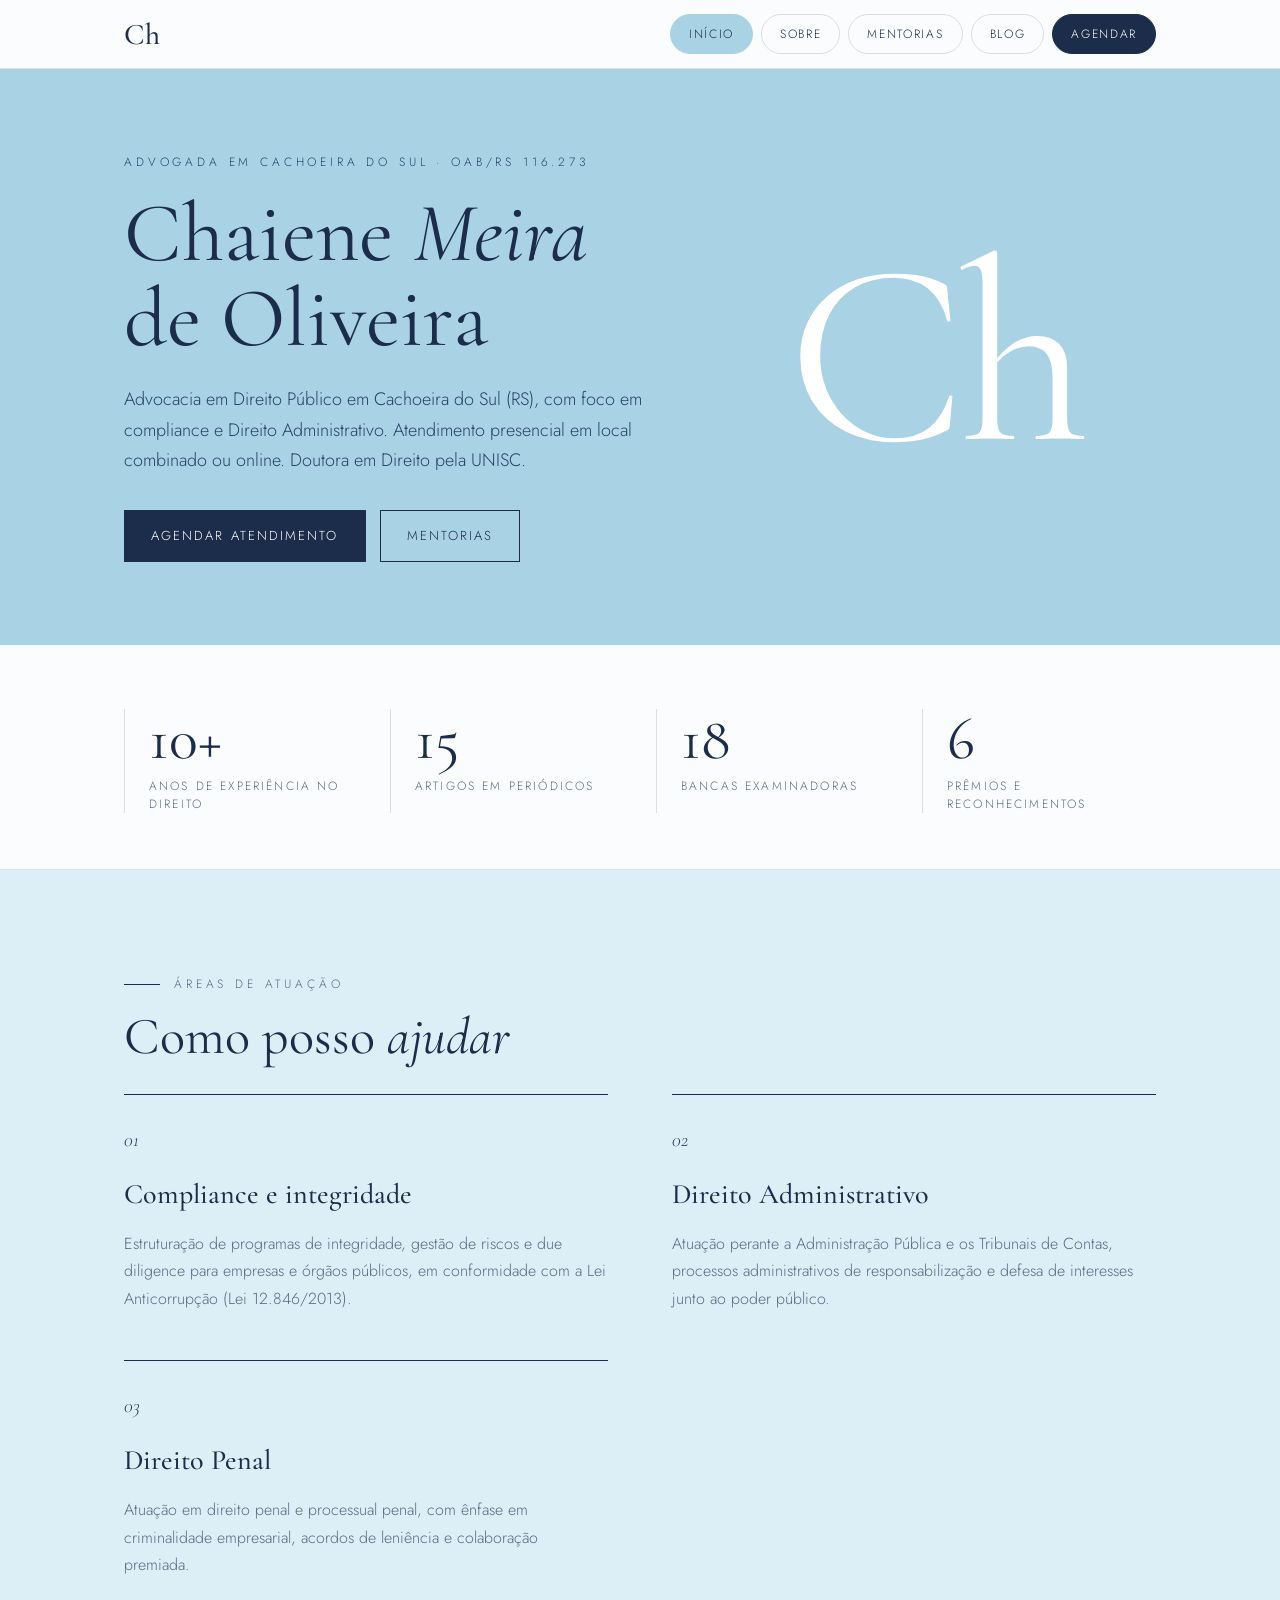
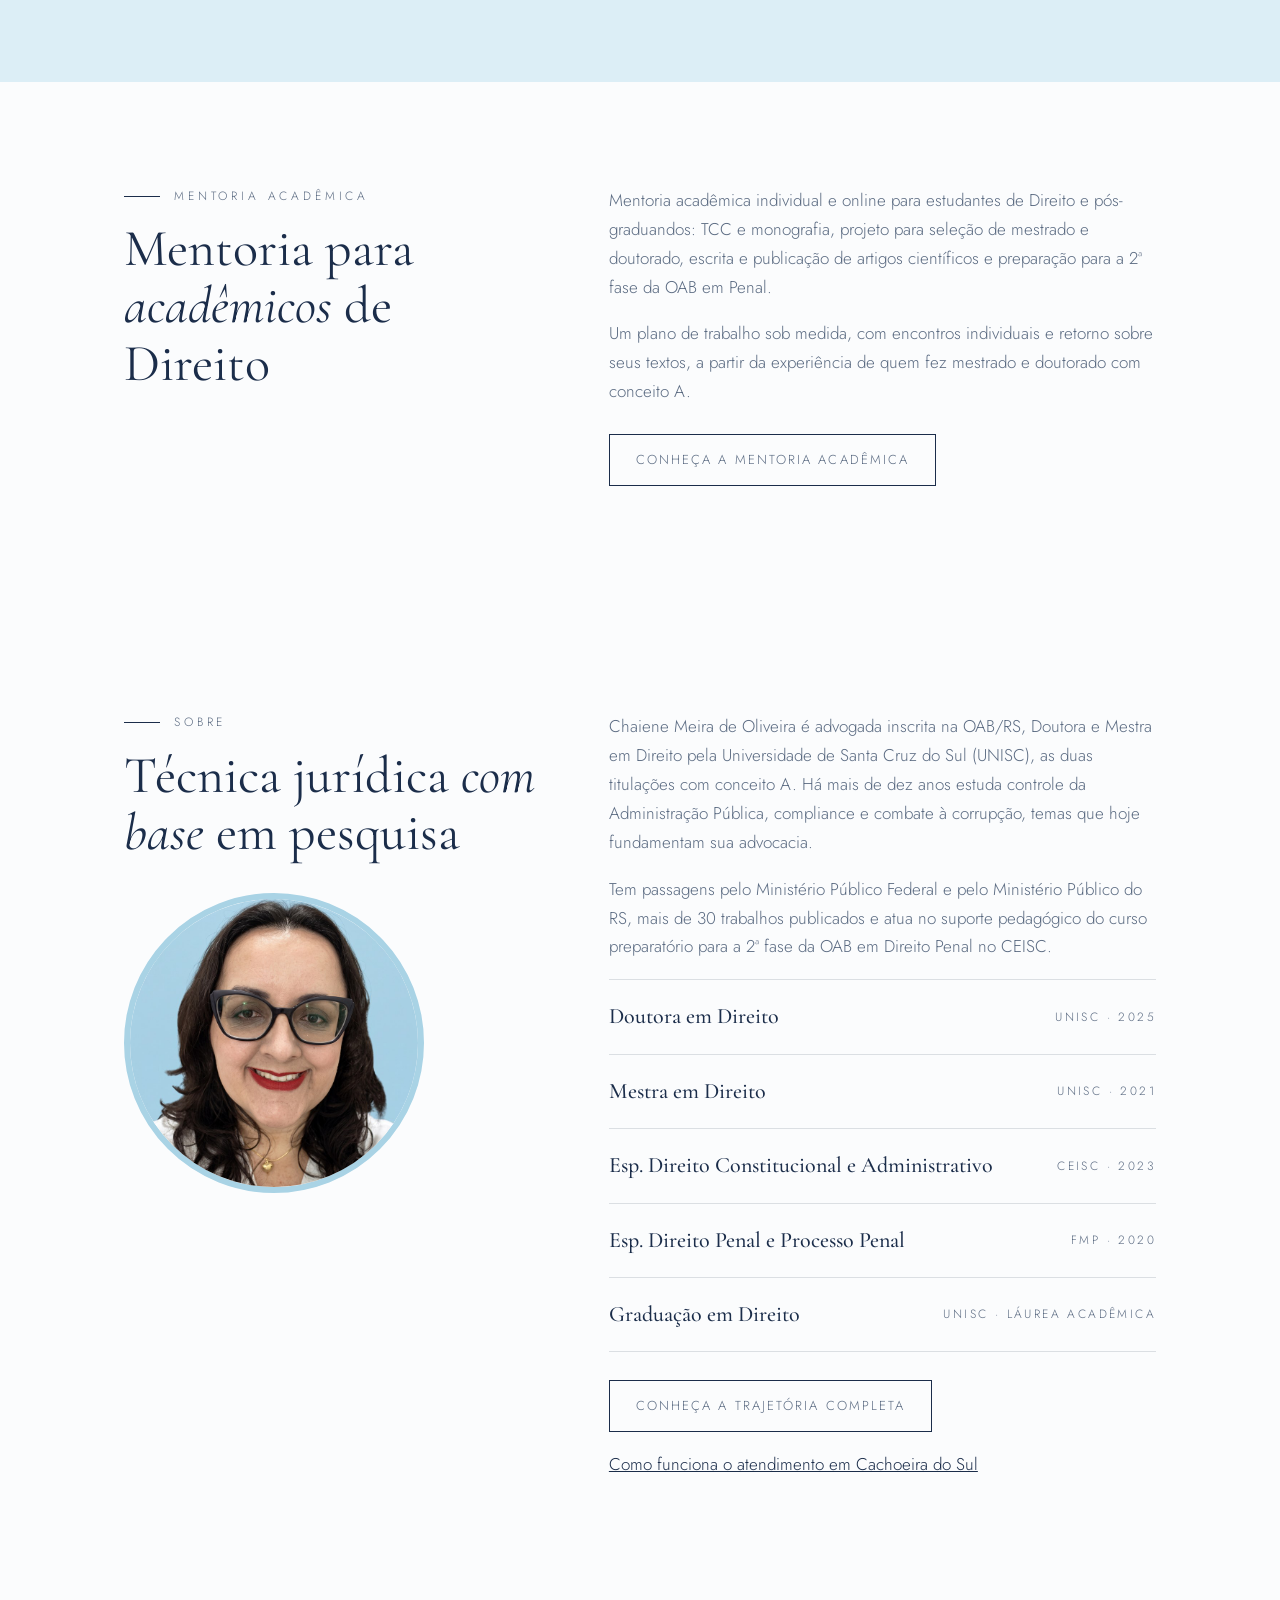
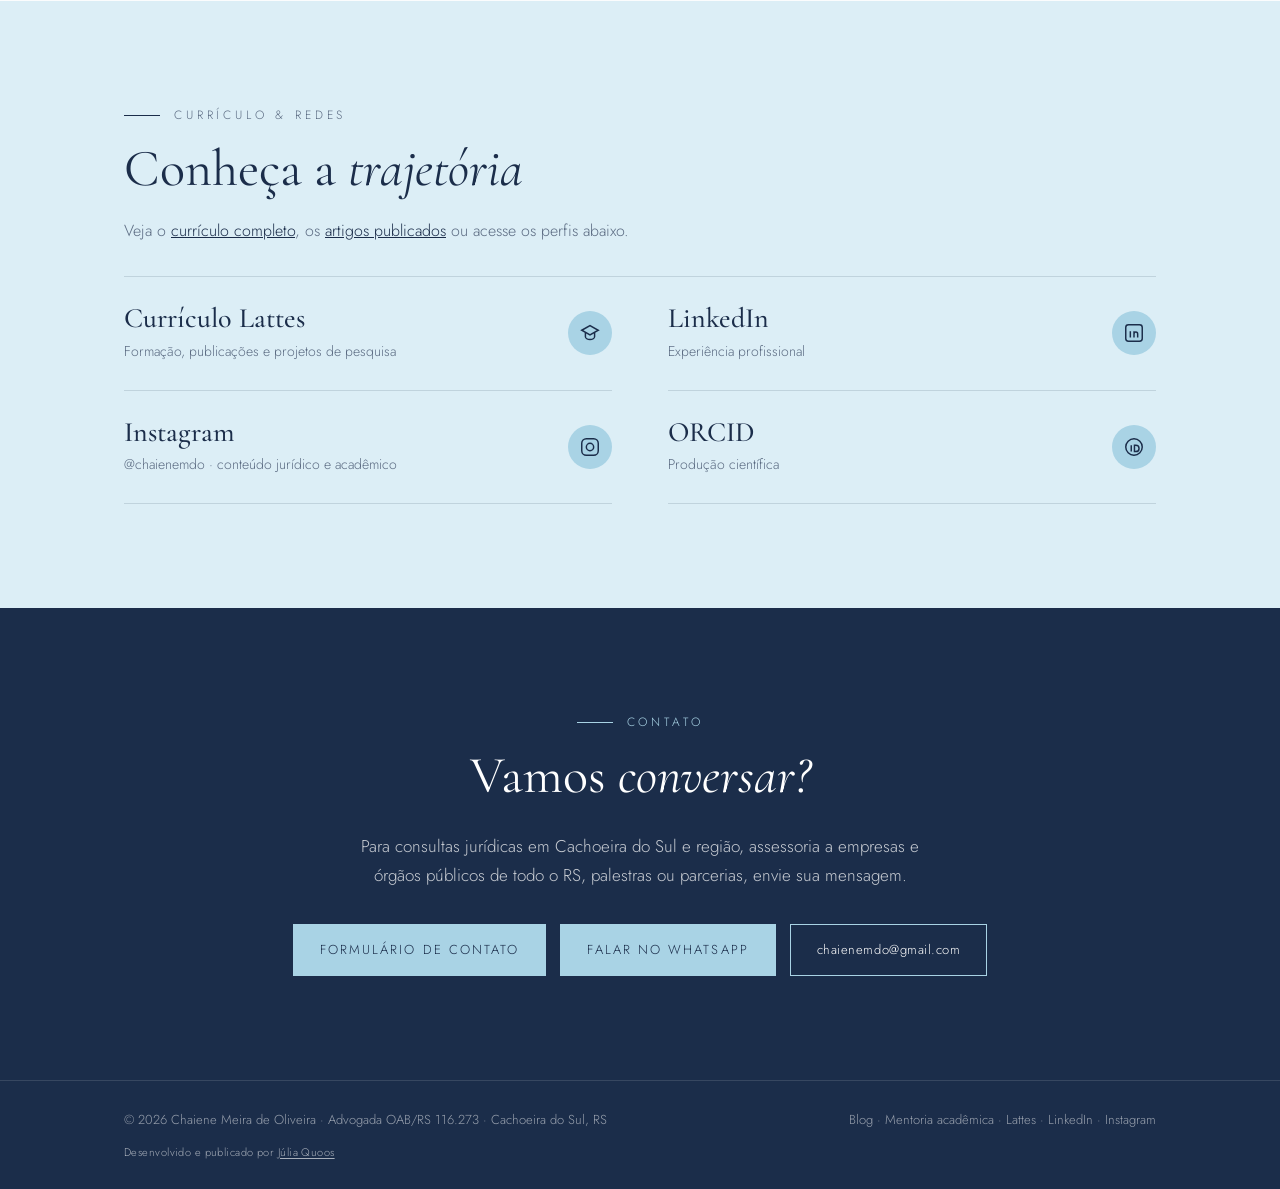
<file: index.html>
<!doctype html>
<html lang="pt-BR">
<head>
<meta charset="utf-8">
<meta name="viewport" content="width=device-width, initial-scale=1">
<title>Chaiene Meira de Oliveira | Advogada em Cachoeira do Sul (RS)</title>
<meta name="description" content="Chaiene Meira de Oliveira, advogada em Cachoeira do Sul (RS), OAB/RS 116.273 e Doutora em Direito pela UNISC. Compliance, Direito Administrativo e Penal. Mentoria acadêmica.">
<link rel="canonical" href="https://chaiene.com/">
<meta name="author" content="Chaiene Meira de Oliveira">
<meta name="robots" content="index, follow">
<meta name="theme-color" content="#A9D3E5">
<link rel="icon" href="/favicon.svg" type="image/svg+xml">
<link rel="apple-touch-icon" href="/apple-touch-icon.png">
<meta property="og:type" content="profile">
<meta property="og:locale" content="pt_BR">
<meta property="og:site_name" content="Chaiene Meira de Oliveira">
<meta property="og:title" content="Chaiene Meira de Oliveira | Advogada em Cachoeira do Sul (RS)">
<meta property="og:description" content="Chaiene Meira de Oliveira, advogada em Cachoeira do Sul (RS), OAB/RS 116.273 e Doutora em Direito pela UNISC. Compliance, Direito Administrativo e Penal. Mentoria acadêmica.">
<meta property="og:url" content="https://chaiene.com/">
<meta property="og:image" content="https://chaiene.com/og-image.jpg">
<meta property="og:image:width" content="1200">
<meta property="og:image:height" content="630">
<meta property="og:image:alt" content="Chaiene Meira de Oliveira, advogada e Doutora em Direito">
<meta name="twitter:card" content="summary_large_image">
<script type="application/ld+json">{"@context": "https://schema.org", "@graph": [{"@type": "Person", "@id": "https://chaiene.com/#chaiene", "name": "Chaiene Meira de Oliveira", "url": "https://chaiene.com/", "image": "https://chaiene.com/chaiene.jpg", "jobTitle": "Advogada", "description": "Advogada (OAB/RS 116.273) e Doutora em Direito pela UNISC.", "email": "mailto:chaienemdo@gmail.com", "alumniOf": {"@type": "CollegeOrUniversity", "name": "Universidade de Santa Cruz do Sul (UNISC)"}, "hasCredential": [{"@type": "EducationalOccupationalCredential", "credentialCategory": "degree", "name": "Doutorado em Direito"}, {"@type": "EducationalOccupationalCredential", "credentialCategory": "degree", "name": "Mestrado em Direito"}], "knowsAbout": ["Compliance", "Direito Administrativo", "Lei Anticorrupção", "Controle da Administração Pública", "Direito Penal", "Mentoria acadêmica"], "knowsLanguage": ["pt-BR", "en", "es"], "sameAs": ["http://lattes.cnpq.br/9865143495790215", "https://br.linkedin.com/in/chaiene-meira-de-oliveira-b3057413a", "https://www.instagram.com/chaienemdo/", "https://orcid.org/0000-0001-5439-3442"], "alternateName": ["Chaiene", "Dra. Chaiene", "Chaiene Meira", "Chaiene M. de Oliveira"], "address": {"@type": "PostalAddress", "addressLocality": "Cachoeira do Sul", "addressRegion": "RS", "addressCountry": "BR"}}, {"@type": "LegalService", "@id": "https://chaiene.com/#advocacia", "name": "Chaiene Meira de Oliveira · Advocacia", "url": "https://chaiene.com/", "image": ["https://chaiene.com/chaiene.jpg", "https://chaiene.com/og-image.jpg"], "founder": {"@id": "https://chaiene.com/#chaiene"}, "areaServed": [{"@type": "City", "name": "Cachoeira do Sul"}, {"@type": "State", "name": "Rio Grande do Sul"}], "email": "chaienemdo@gmail.com", "knowsAbout": ["Compliance e integridade", "Direito Administrativo", "Direito Penal"], "description": "Advocacia em Direito Público em Cachoeira do Sul (RS): compliance, Direito Administrativo e Penal.", "address": {"@type": "PostalAddress", "addressLocality": "Cachoeira do Sul", "addressRegion": "RS", "addressCountry": "BR"}, "sameAs": ["https://www.instagram.com/chaienemdo/"], "logo": "https://chaiene.com/apple-touch-icon.png"}, {"@type": "WebSite", "@id": "https://chaiene.com/#site", "url": "https://chaiene.com/", "name": "Chaiene Meira de Oliveira", "inLanguage": "pt-BR"}, {"@type": "Service", "@id": "https://chaiene.com/mentorias#mentoria", "name": "Mentoria acadêmica", "serviceType": "Mentoria acadêmica para estudantes de Direito", "url": "https://chaiene.com/mentorias", "provider": {"@id": "https://chaiene.com/#chaiene"}, "areaServed": {"@type": "Country", "name": "Brasil"}, "description": "Mentoria acadêmica individual e online para acadêmicos de Direito e pós-graduandos: TCC, seleção de mestrado e doutorado, publicação científica e OAB 2ª fase Penal.", "availableChannel": {"@type": "ServiceChannel", "serviceUrl": "https://chaiene.com/agendamento"}}]}</script>
<link rel="preconnect" href="https://fonts.googleapis.com">
<link rel="preconnect" href="https://fonts.gstatic.com" crossorigin>
<link href="https://fonts.googleapis.com/css2?family=Cormorant+Garamond:ital,wght@0,400;0,500;0,600;1,400&family=Jost:wght@300;400;500&display=swap" rel="stylesheet">
<link rel="stylesheet" href="/style.css">
</head>
<body>

<nav>
  <div class="wrap">
    <a href="/" class="mono">Ch</a>
    <ul class="navbtns">
      <li><a href="/" class="nb on">Início</a></li>
      <li><a href="/sobre" class="nb">Sobre</a></li>
      <li><a href="/mentorias" class="nb">Mentorias</a></li>
      <li class="d-only"><a href="/blog/" class="nb">Blog</a></li>
      <li><a href="/agendamento" class="nb nbcta">Agendar</a></li>
    </ul>
  </div>
</nav>

<header class="hero">
  <div class="wrap">
    <div>
      <div class="eyebrow">Advogada em Cachoeira do Sul · OAB/RS 116.273</div>
      <h1>Chaiene <em>Meira</em><br>de Oliveira</h1>
      <p class="lead">Advocacia em Direito Público em Cachoeira do Sul (RS), com foco em compliance e Direito Administrativo. Atendimento presencial em local combinado ou online. Doutora em Direito pela UNISC.</p>
      <div class="cta">
        <a class="btn solid" href="/agendamento">Agendar atendimento</a>
        <a class="btn ghost" href="/mentorias">Mentorias</a>
      </div>
    </div>
    <div class="seal" aria-hidden="true">
      <span>Ch</span>
    </div>
  </div>
</header>

<section class="metrics">
  <div class="wrap">
    <div class="stats">
      <div class="stat"><b>10+</b><span>Anos de experiência no Direito</span></div>
      <div class="stat"><b>15</b><span>Artigos em periódicos</span></div>
      <div class="stat"><b>18</b><span>Bancas examinadoras</span></div>
      <div class="stat"><b>6</b><span>Prêmios e reconhecimentos</span></div>
    </div>
  </div>
</section>

<section id="atuacao" class="areas">
  <div class="wrap">
    <div class="label">Áreas de atuação</div>
    <h2>Como posso <em>ajudar</em></h2>
    <div class="grid3">
      <div class="card">
        <div class="num">01</div>
        <h3>Compliance e integridade</h3>
        <p>Estruturação de programas de integridade, gestão de riscos e due diligence para empresas e órgãos públicos, em conformidade com a Lei Anticorrupção (Lei 12.846/2013).</p>
      </div>
      <div class="card">
        <div class="num">02</div>
        <h3>Direito Administrativo</h3>
        <p>Atuação perante a Administração Pública e os Tribunais de Contas, processos administrativos de responsabilização e defesa de interesses junto ao poder público.</p>
      </div>
      <div class="card">
        <div class="num">03</div>
        <h3>Direito Penal</h3>
        <p>Atuação em direito penal e processual penal, com ênfase em criminalidade empresarial, acordos de leniência e colaboração premiada.</p>
      </div>
    </div>
  </div>
</section>

<section id="mentoria">
  <div class="wrap about">
    <div>
      <div class="label">Mentoria acadêmica</div>
      <h2>Mentoria para <em>acadêmicos</em> de Direito</h2>
    </div>
    <div>
      <p>Mentoria acadêmica individual e online para estudantes de Direito e pós-graduandos: TCC e monografia, projeto para seleção de mestrado e doutorado, escrita e publicação de artigos científicos e preparação para a 2ª fase da OAB em Penal.</p>
      <p>Um plano de trabalho sob medida, com encontros individuais e retorno sobre seus textos, a partir da experiência de quem fez mestrado e doutorado com conceito A.</p>
      <p style="margin-top:28px"><a class="btn ghost" href="/mentorias">Conheça a mentoria acadêmica</a></p>
    </div>
  </div>
</section>

<section id="sobre">
  <div class="wrap about">
    <div>
      <div class="label">Sobre</div>
      <h2>Técnica jurídica <em>com base</em> em pesquisa</h2>
      <img class="portrait" src="/chaiene.jpg" width="800" height="800" loading="lazy" alt="Chaiene Meira de Oliveira, advogada em Cachoeira do Sul e Doutora em Direito">
    </div>
    <div>
      <p>Chaiene Meira de Oliveira é advogada inscrita na OAB/RS, Doutora e Mestra em Direito pela Universidade de Santa Cruz do Sul (UNISC), as duas titulações com conceito A. Há mais de dez anos estuda controle da Administração Pública, compliance e combate à corrupção, temas que hoje fundamentam sua advocacia.</p>
      <p>Tem passagens pelo Ministério Público Federal e pelo Ministério Público do RS, mais de 30 trabalhos publicados e atua no suporte pedagógico do curso preparatório para a 2ª fase da OAB em Direito Penal no CEISC.</p>
      <ul class="facts">
        <li><b>Doutora em Direito</b><small>UNISC · 2025</small></li>
        <li><b>Mestra em Direito</b><small>UNISC · 2021</small></li>
        <li><b>Esp. Direito Constitucional e Administrativo</b><small>CEISC · 2023</small></li>
        <li><b>Esp. Direito Penal e Processo Penal</b><small>FMP · 2020</small></li>
        <li><b>Graduação em Direito</b><small>UNISC · Láurea acadêmica</small></li>
      </ul>
      <p style="margin-top:28px"><a class="btn ghost" href="/sobre">Conheça a trajetória completa</a></p>
      <p style="margin-top:18px"><a href="/blog/advogada-em-cachoeira-do-sul" style="color:var(--navy)">Como funciona o atendimento em Cachoeira do Sul</a></p>
    </div>
  </div>
</section>

<section id="links" class="areas">
  <div class="wrap">
    <div class="label">Currículo &amp; redes</div>
    <h2>Conheça a <em>trajetória</em></h2>
    <p style="margin:-8px 0 32px;color:var(--muted)">Veja o <a href="/sobre#curriculo" style="color:var(--navy)">currículo completo</a>, os <a href="/blog/resumos-academicos" style="color:var(--navy)">artigos publicados</a> ou acesse os perfis abaixo.</p>
    <div class="links">
      <a class="link" href="http://lattes.cnpq.br/9865143495790215" target="_blank" rel="noopener">
        <div><div class="t">Currículo Lattes</div><div class="d">Formação, publicações e projetos de pesquisa</div></div>
        <div class="ic"><svg viewBox="0 0 24 24"><path d="M3 9l9-5 9 5-9 5-9-5z"/><path d="M7 11.5V16c0 1.5 2.2 3 5 3s5-1.5 5-3v-4.5"/></svg></div>
      </a>
      <a class="link" href="https://br.linkedin.com/in/chaiene-meira-de-oliveira-b3057413a" target="_blank" rel="noopener">
        <div><div class="t">LinkedIn</div><div class="d">Experiência profissional</div></div>
        <div class="ic"><svg viewBox="0 0 24 24"><rect x="3" y="3" width="18" height="18" rx="3"/><path d="M8 10v7M8 7v.01M12 17v-4a2 2 0 014 0v4M12 10v7"/></svg></div>
      </a>
      <a class="link" href="https://www.instagram.com/chaienemdo/" target="_blank" rel="noopener">
        <div><div class="t">Instagram</div><div class="d">@chaienemdo · conteúdo jurídico e acadêmico</div></div>
        <div class="ic"><svg viewBox="0 0 24 24"><rect x="3" y="3" width="18" height="18" rx="5"/><circle cx="12" cy="12" r="4"/><path d="M17.5 6.5v.01"/></svg></div>
      </a>
      <a class="link" href="https://orcid.org/0000-0001-5439-3442" target="_blank" rel="noopener">
        <div><div class="t">ORCID</div><div class="d">Produção científica</div></div>
        <div class="ic"><svg viewBox="0 0 24 24"><circle cx="12" cy="12" r="9"/><path d="M9 10v7M9 7v.01M12.5 10v7h1.5a3.5 3.5 0 000-7h-1.5z"/></svg></div>
      </a>
    </div>
  </div>
</section>

<section id="contato" class="contact">
  <div class="wrap">
    <div class="label">Contato</div>
    <h2>Vamos <em>conversar?</em></h2>
    <p>Para consultas jurídicas em Cachoeira do Sul e região, assessoria a empresas e órgãos públicos de todo o RS, palestras ou parcerias, envie sua mensagem.</p>
    <div class="cta" style="justify-content:center;margin-top:0">
      <a class="btn" href="https://docs.google.com/forms/d/1wduNCY96DFmfArESsR3C0-4SVxEBcSkbupPQQhRrJUU/viewform" target="_blank" rel="noopener">Formulário de contato</a>
      <a class="btn" href="https://wa.me/5551982647557?text=Ol%C3%A1%2C%20Dra.%20Chaiene%21%20Vim%20pelo%20site%20e%20gostaria%20de%20agendar%20um%20atendimento." target="_blank" rel="noopener">Falar no WhatsApp</a>
      <a class="btn out" href="mailto:chaienemdo@gmail.com">chaienemdo@gmail.com</a>
    </div>
  </div>
</section>

<footer>
  <div class="wrap">
    <span>© 2026 Chaiene Meira de Oliveira · Advogada OAB/RS 116.273 · Cachoeira do Sul, RS</span>
    <span>
      <a href="/blog/">Blog</a> ·
      <a href="/mentorias">Mentoria acadêmica</a> ·
      <a href="http://lattes.cnpq.br/9865143495790215" target="_blank" rel="noopener">Lattes</a> ·
      <a href="https://br.linkedin.com/in/chaiene-meira-de-oliveira-b3057413a" target="_blank" rel="noopener">LinkedIn</a> ·
      <a href="https://www.instagram.com/chaienemdo/" target="_blank" rel="noopener">Instagram</a>
    </span>
    <small class="credit">Desenvolvido e publicado por <a href="https://ohtopico.com.br/" target="_blank" rel="noopener">Júlia Quoos</a></small>
  </div>
</footer>

</body>
</html>
</file>
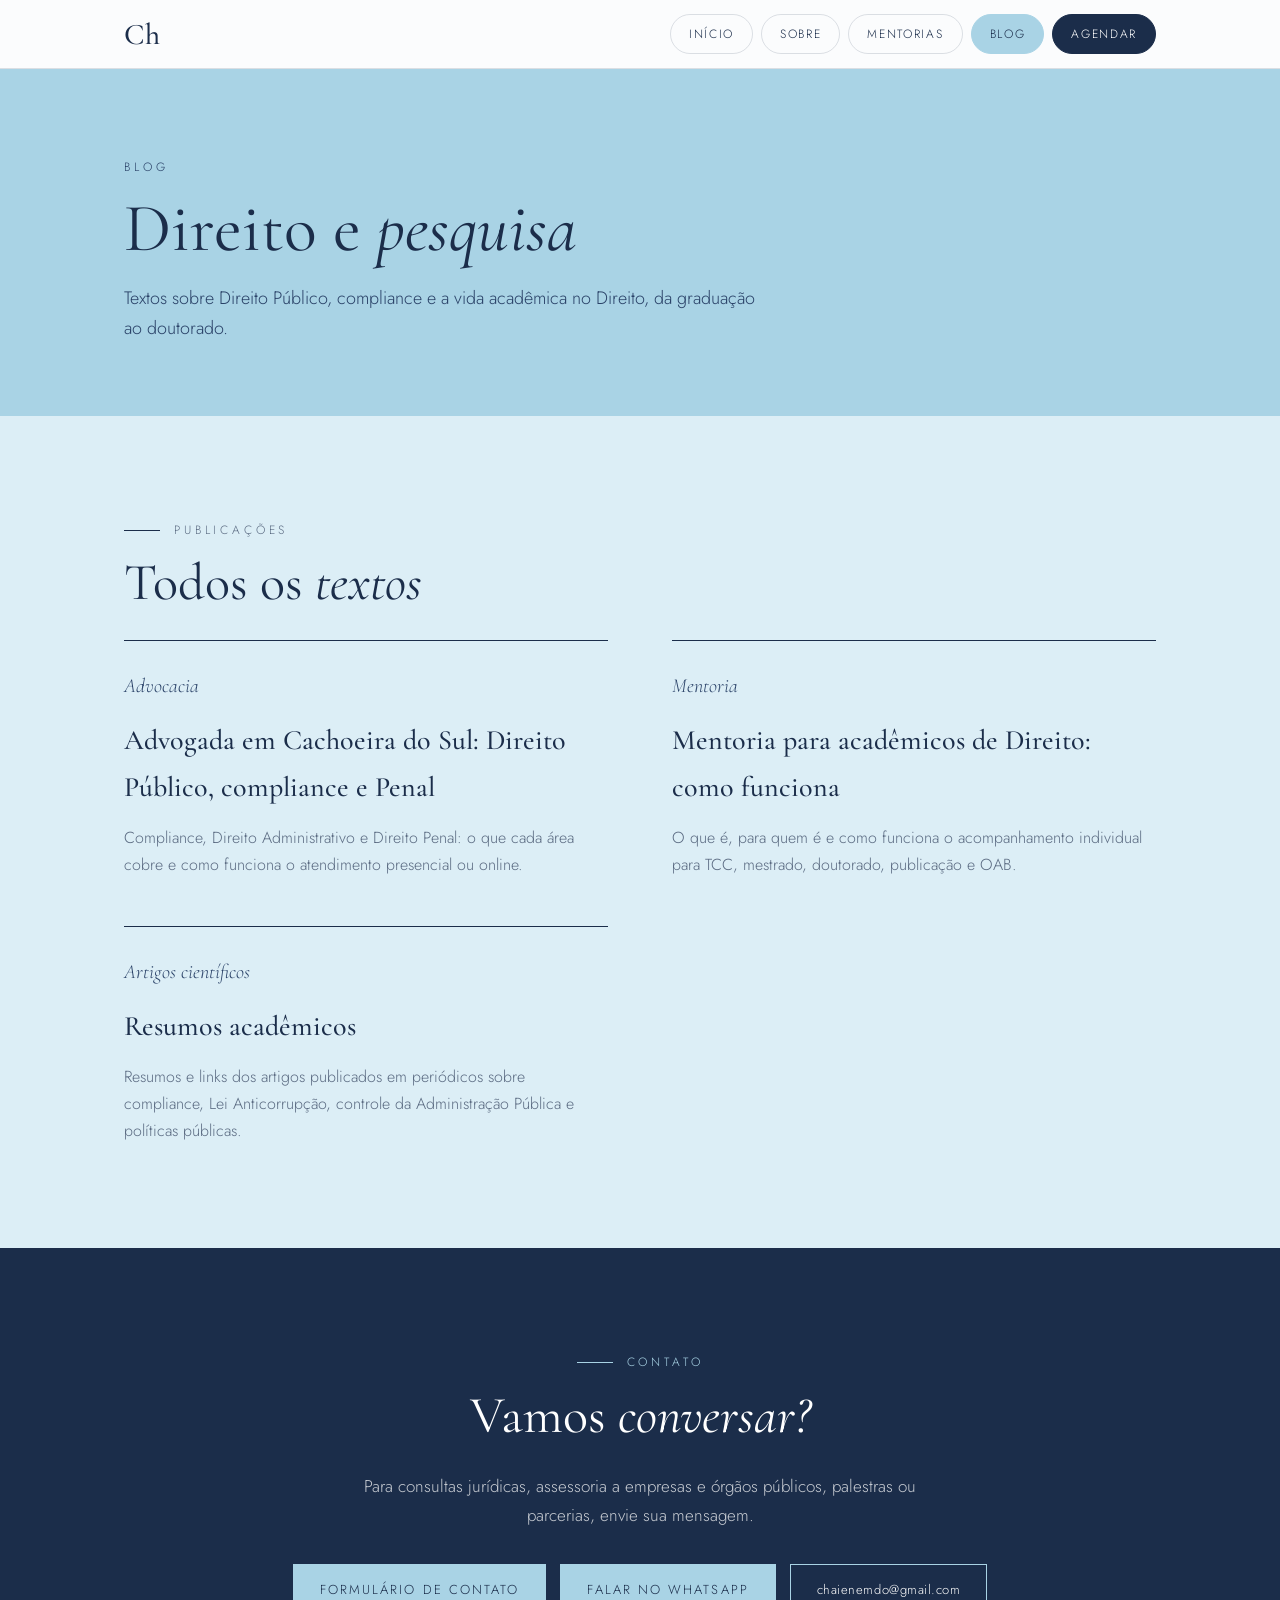
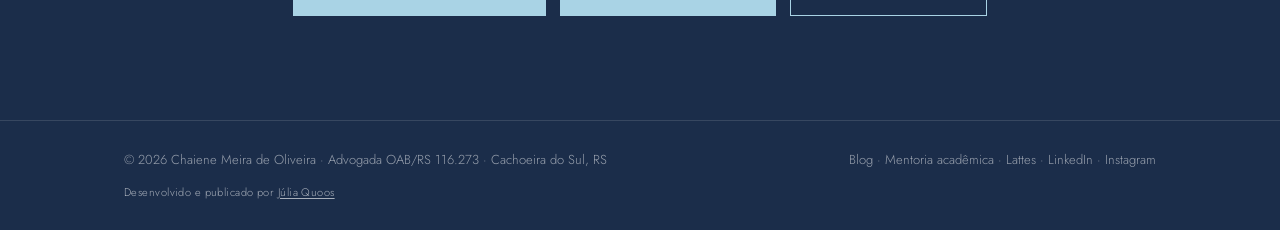
<file: blog/index.html>
<!doctype html>
<html lang="pt-BR">
<head>
<meta charset="utf-8">
<meta name="viewport" content="width=device-width, initial-scale=1">
<title>Blog | Chaiene Meira de Oliveira</title>
<meta name="description" content="Blog da Dra. Chaiene Meira de Oliveira: Direito Público, compliance e vida acadêmica no Direito, com resumos dos artigos científicos dela.">
<link rel="canonical" href="https://chaiene.com/blog/">
<meta name="author" content="Chaiene Meira de Oliveira">
<meta name="robots" content="index, follow">
<meta name="theme-color" content="#A9D3E5">
<link rel="icon" href="/favicon.svg" type="image/svg+xml">
<link rel="apple-touch-icon" href="/apple-touch-icon.png">
<meta property="og:type" content="website">
<meta property="og:locale" content="pt_BR">
<meta property="og:site_name" content="Chaiene Meira de Oliveira">
<meta property="og:title" content="Blog | Chaiene Meira de Oliveira">
<meta property="og:description" content="Blog da Dra. Chaiene Meira de Oliveira: Direito Público, compliance e vida acadêmica no Direito, com resumos dos artigos científicos dela.">
<meta property="og:url" content="https://chaiene.com/blog/">
<meta property="og:image" content="https://chaiene.com/og-image.jpg">
<meta property="og:image:width" content="1200">
<meta property="og:image:height" content="630">
<meta property="og:image:alt" content="Chaiene Meira de Oliveira, advogada e Doutora em Direito">
<meta name="twitter:card" content="summary_large_image">
<script type="application/ld+json">{"@context": "https://schema.org", "@type": "Blog", "@id": "https://chaiene.com/blog/#blog", "url": "https://chaiene.com/blog/", "name": "Blog | Chaiene Meira de Oliveira", "inLanguage": "pt-BR", "author": {"@id": "https://chaiene.com/#chaiene", "@type": "Person", "name": "Chaiene Meira de Oliveira", "url": "https://chaiene.com/"}, "blogPost": [{"@type": "BlogPosting", "headline": "Advogada em Cachoeira do Sul: Direito Público, compliance e Penal", "url": "https://chaiene.com/blog/advogada-em-cachoeira-do-sul"}, {"@type": "BlogPosting", "headline": "Mentoria para acadêmicos de Direito: como funciona a mentoria acadêmica", "url": "https://chaiene.com/blog/mentoria-academica-direito"}, {"@type": "BlogPosting", "headline": "Resumos de artigos científicos", "url": "https://chaiene.com/blog/resumos-academicos"}]}</script>
<link rel="preconnect" href="https://fonts.googleapis.com">
<link rel="preconnect" href="https://fonts.gstatic.com" crossorigin>
<link href="https://fonts.googleapis.com/css2?family=Cormorant+Garamond:ital,wght@0,400;0,500;0,600;1,400&family=Jost:wght@300;400;500&display=swap" rel="stylesheet">
<link rel="stylesheet" href="/style.css">
</head>
<body>

<nav>
  <div class="wrap">
    <a href="/" class="mono">Ch</a>
    <ul class="navbtns">
      <li><a href="/" class="nb">Início</a></li>
      <li><a href="/sobre" class="nb">Sobre</a></li>
      <li><a href="/mentorias" class="nb">Mentorias</a></li>
      <li class="d-only"><a href="/blog/" class="nb on">Blog</a></li>
      <li><a href="/agendamento" class="nb nbcta">Agendar</a></li>
    </ul>
  </div>
</nav>

<header class="page-hero">
  <div class="wrap">
    <div class="eyebrow">Blog</div>
    <h1>Direito e <em>pesquisa</em></h1>
    <p>Textos sobre Direito Público, compliance e a vida acadêmica no Direito, da graduação ao doutorado.</p>
  </div>
</header>

<section id="posts" class="areas">
  <div class="wrap">
    <div class="label">Publicações</div>
    <h2>Todos os <em>textos</em></h2>
    <div class="grid3">
      <a class="card" href="/blog/advogada-em-cachoeira-do-sul" style="text-decoration:none;color:inherit">
        <div class="num">Advocacia</div>
        <h3>Advogada em Cachoeira do Sul: Direito Público, compliance e Penal</h3>
        <p>Compliance, Direito Administrativo e Direito Penal: o que cada área cobre e como funciona o atendimento presencial ou online.</p>
      </a>
      <a class="card" href="/blog/mentoria-academica-direito" style="text-decoration:none;color:inherit">
        <div class="num">Mentoria</div>
        <h3>Mentoria para acadêmicos de Direito: como funciona</h3>
        <p>O que é, para quem é e como funciona o acompanhamento individual para TCC, mestrado, doutorado, publicação e OAB.</p>
      </a>
      <a class="card" href="/blog/resumos-academicos" style="text-decoration:none;color:inherit">
        <div class="num">Artigos científicos</div>
        <h3>Resumos acadêmicos</h3>
        <p>Resumos e links dos artigos publicados em periódicos sobre compliance, Lei Anticorrupção, controle da Administração Pública e políticas públicas.</p>
      </a>
    </div>
  </div>
</section>

<section id="contato" class="contact">
  <div class="wrap">
    <div class="label">Contato</div>
    <h2>Vamos <em>conversar?</em></h2>
    <p>Para consultas jurídicas, assessoria a empresas e órgãos públicos, palestras ou parcerias, envie sua mensagem.</p>
    <div class="cta" style="justify-content:center;margin-top:0">
      <a class="btn" href="https://docs.google.com/forms/d/1wduNCY96DFmfArESsR3C0-4SVxEBcSkbupPQQhRrJUU/viewform" target="_blank" rel="noopener">Formulário de contato</a>
      <a class="btn" href="https://wa.me/5551982647557?text=Ol%C3%A1%2C%20Dra.%20Chaiene%21%20Vim%20pelo%20site%20e%20gostaria%20de%20conversar." target="_blank" rel="noopener">Falar no WhatsApp</a>
      <a class="btn out" href="mailto:chaienemdo@gmail.com">chaienemdo@gmail.com</a>
    </div>
  </div>
</section>

<footer>
  <div class="wrap">
    <span>© 2026 Chaiene Meira de Oliveira · Advogada OAB/RS 116.273 · Cachoeira do Sul, RS</span>
    <span>
      <a href="/blog/">Blog</a> ·
      <a href="/mentorias">Mentoria acadêmica</a> ·
      <a href="http://lattes.cnpq.br/9865143495790215" target="_blank" rel="noopener">Lattes</a> ·
      <a href="https://br.linkedin.com/in/chaiene-meira-de-oliveira-b3057413a" target="_blank" rel="noopener">LinkedIn</a> ·
      <a href="https://www.instagram.com/chaienemdo/" target="_blank" rel="noopener">Instagram</a>
    </span>
    <small class="credit">Desenvolvido e publicado por <a href="https://ohtopico.com.br/" target="_blank" rel="noopener">Júlia Quoos</a></small>
  </div>
</footer>

</body>
</html>
</file>
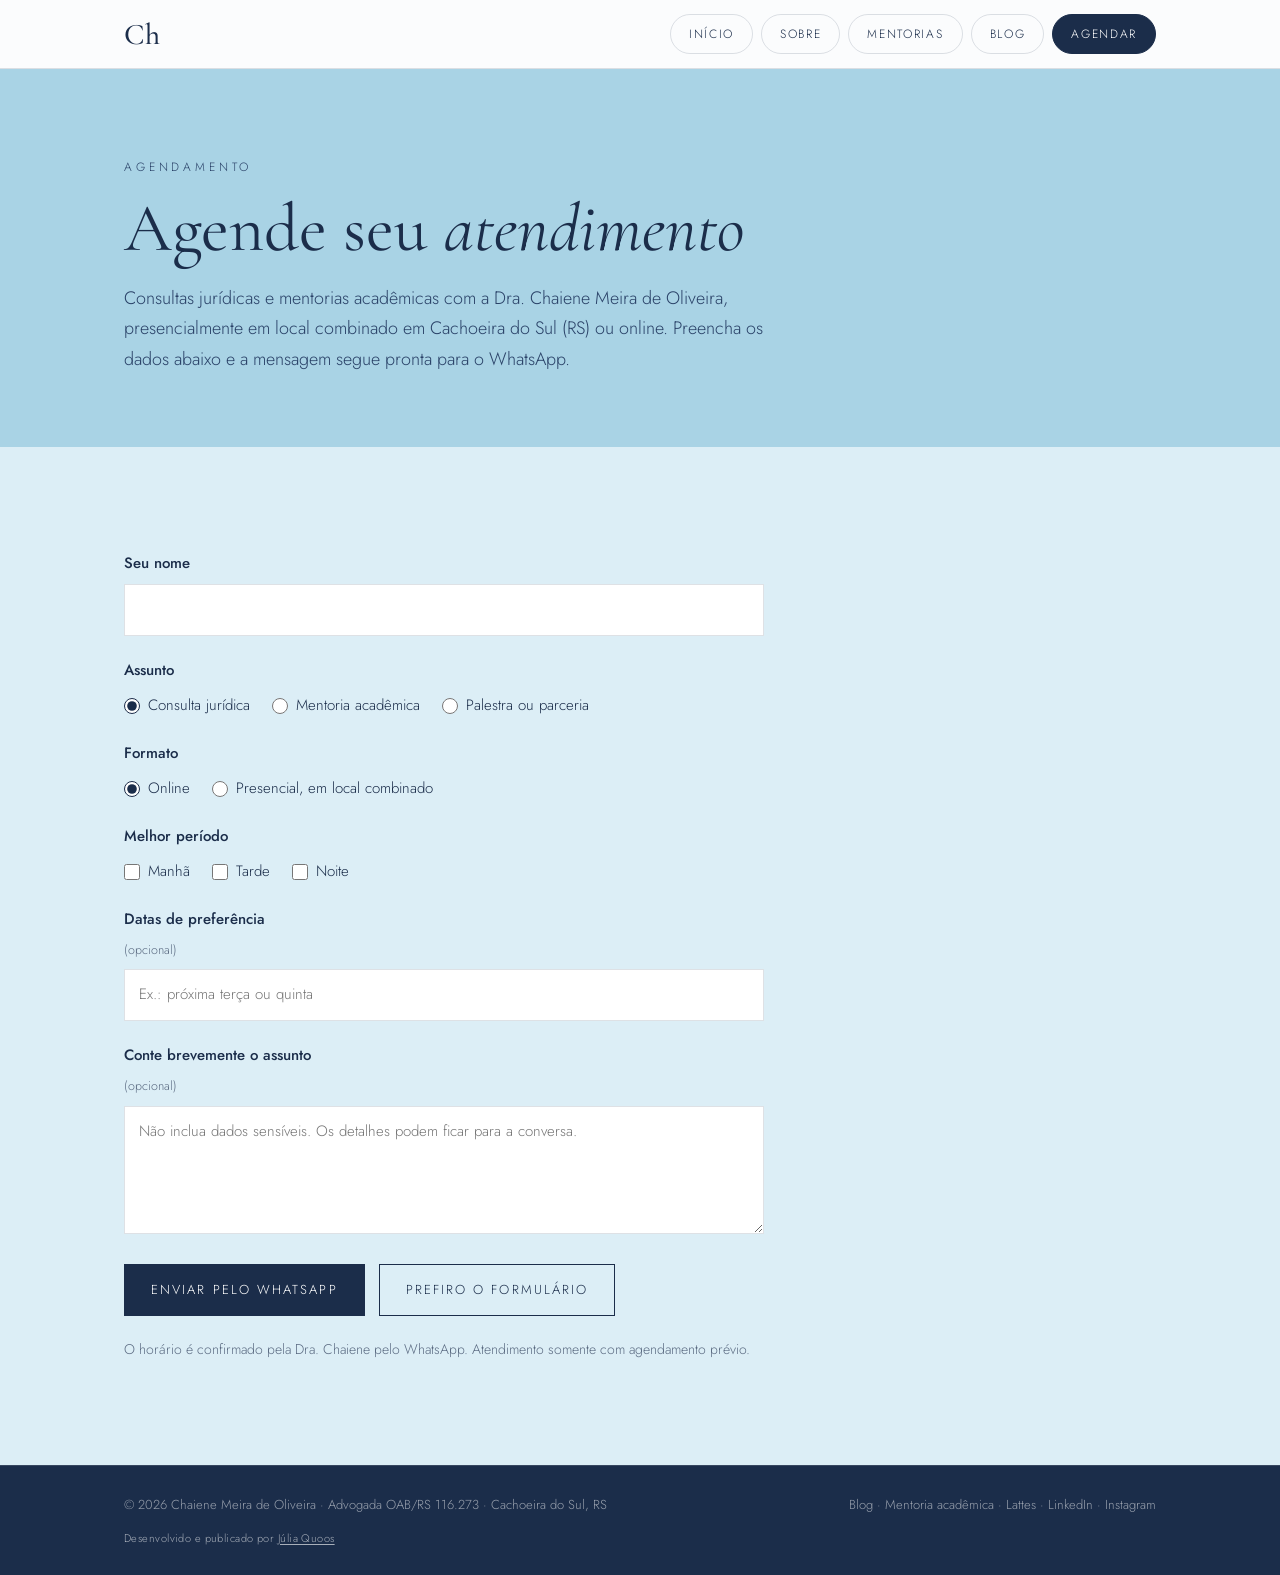
<file: agendamento.html>
<!doctype html>
<html lang="pt-BR">
<head>
<meta charset="utf-8">
<meta name="viewport" content="width=device-width, initial-scale=1">
<title>Agendar atendimento | Dra. Chaiene Meira de Oliveira · Cachoeira do Sul</title>
<meta name="description" content="Agende uma consulta jurídica ou uma mentoria acadêmica com a Dra. Chaiene Meira de Oliveira, advogada em Cachoeira do Sul (RS). Atendimento presencial em local combinado ou online.">
<link rel="canonical" href="https://chaiene.com/agendamento">
<meta name="author" content="Chaiene Meira de Oliveira">
<meta name="robots" content="index, follow">
<meta name="theme-color" content="#A9D3E5">
<link rel="icon" href="/favicon.svg" type="image/svg+xml">
<link rel="apple-touch-icon" href="/apple-touch-icon.png">
<meta property="og:type" content="website">
<meta property="og:locale" content="pt_BR">
<meta property="og:site_name" content="Chaiene Meira de Oliveira">
<meta property="og:title" content="Agendar atendimento | Dra. Chaiene Meira de Oliveira · Cachoeira do Sul">
<meta property="og:description" content="Agende uma consulta jurídica ou uma mentoria acadêmica com a Dra. Chaiene Meira de Oliveira, advogada em Cachoeira do Sul (RS). Atendimento presencial em local combinado ou online.">
<meta property="og:url" content="https://chaiene.com/agendamento">
<meta property="og:image" content="https://chaiene.com/og-image.jpg">
<meta property="og:image:width" content="1200">
<meta property="og:image:height" content="630">
<meta property="og:image:alt" content="Chaiene Meira de Oliveira, advogada e Doutora em Direito">
<meta name="twitter:card" content="summary_large_image">
<link rel="preconnect" href="https://fonts.googleapis.com">
<link rel="preconnect" href="https://fonts.gstatic.com" crossorigin>
<link href="https://fonts.googleapis.com/css2?family=Cormorant+Garamond:ital,wght@0,400;0,500;0,600;1,400&family=Jost:wght@300;400;500&display=swap" rel="stylesheet">
<link rel="stylesheet" href="/style.css">
</head>
<body>

<nav>
  <div class="wrap">
    <a href="/" class="mono">Ch</a>
    <ul class="navbtns">
      <li><a href="/" class="nb">Início</a></li>
      <li><a href="/sobre" class="nb">Sobre</a></li>
      <li><a href="/mentorias" class="nb">Mentorias</a></li>
      <li class="d-only"><a href="/blog/" class="nb">Blog</a></li>
      <li><a href="/agendamento" class="nb nbcta">Agendar</a></li>
    </ul>
  </div>
</nav>

<header class="page-hero">
  <div class="wrap">
    <div class="eyebrow">Agendamento</div>
    <h1>Agende seu <em>atendimento</em></h1>
    <p>Consultas jurídicas e mentorias acadêmicas com a Dra. Chaiene Meira de Oliveira, presencialmente em local combinado em Cachoeira do Sul (RS) ou online. Preencha os dados abaixo e a mensagem segue pronta para o WhatsApp.</p>
  </div>
</header>

<section class="areas">
  <div class="wrap">
    <form id="agenda" class="agenda" novalidate>
      <label>Seu nome<input name="nome" required autocomplete="name"></label>
      <fieldset><legend>Assunto</legend>
        <label class="op"><input type="radio" name="assunto" value="Consulta jurídica" checked> Consulta jurídica</label>
        <label class="op"><input type="radio" name="assunto" value="Mentoria acadêmica"> Mentoria acadêmica</label>
        <label class="op"><input type="radio" name="assunto" value="Palestra ou parceria"> Palestra ou parceria</label>
      </fieldset>
      <fieldset><legend>Formato</legend>
        <label class="op"><input type="radio" name="formato" value="online" checked> Online</label>
        <label class="op"><input type="radio" name="formato" value="presencial, em local combinado em Cachoeira do Sul"> Presencial, em local combinado</label>
      </fieldset>
      <fieldset><legend>Melhor período</legend>
        <label class="op"><input type="checkbox" name="periodo" value="manhã"> Manhã</label>
        <label class="op"><input type="checkbox" name="periodo" value="tarde"> Tarde</label>
        <label class="op"><input type="checkbox" name="periodo" value="noite"> Noite</label>
      </fieldset>
      <label>Datas de preferência <small>(opcional)</small><input name="datas" placeholder="Ex.: próxima terça ou quinta"></label>
      <label>Conte brevemente o assunto <small>(opcional)</small><textarea name="obs" rows="4" placeholder="Não inclua dados sensíveis. Os detalhes podem ficar para a conversa."></textarea></label>
      <p class="err" id="err" hidden>Informe seu nome para continuar.</p>
      <div class="cta" style="margin-top:8px">
        <button class="btn solid" type="submit">Enviar pelo WhatsApp</button>
        <a class="btn ghost" href="https://docs.google.com/forms/d/1wduNCY96DFmfArESsR3C0-4SVxEBcSkbupPQQhRrJUU/viewform" target="_blank" rel="noopener">Prefiro o formulário</a>
      </div>
      <p class="note">O horário é confirmado pela Dra. Chaiene pelo WhatsApp. Atendimento somente com agendamento prévio.</p>
    </form>
  </div>
</section>

<script>
document.getElementById('agenda').addEventListener('submit',function(e){
  e.preventDefault();var f=e.target,nome=f.nome.value.trim(),err=document.getElementById('err');
  if(!nome){err.hidden=false;f.nome.focus();return}err.hidden=true;
  var per=[].slice.call(f.querySelectorAll('input[name=periodo]:checked')).map(function(i){return i.value}).join(', ');
  var m='Olá, Dra. Chaiene! Vim pelo site e gostaria de agendar um atendimento.\n\nNome: '+nome+'\nAssunto: '+f.assunto.value+'\nFormato: '+f.formato.value;
  if(per)m+='\nPeríodo: '+per;
  if(f.datas.value.trim())m+='\nDatas de preferência: '+f.datas.value.trim();
  if(f.obs.value.trim())m+='\n\n'+f.obs.value.trim();
  if(window.gtag)gtag('event','generate_lead',{method:'agendamento_whatsapp',assunto:f.assunto.value});
  window.open('https://wa.me/5551982647557?text='+encodeURIComponent(m),'_blank','noopener');
});
</script>

<footer>
  <div class="wrap">
    <span>© 2026 Chaiene Meira de Oliveira · Advogada OAB/RS 116.273 · Cachoeira do Sul, RS</span>
    <span>
      <a href="/blog/">Blog</a> ·
      <a href="/mentorias">Mentoria acadêmica</a> ·
      <a href="http://lattes.cnpq.br/9865143495790215" target="_blank" rel="noopener">Lattes</a> ·
      <a href="https://br.linkedin.com/in/chaiene-meira-de-oliveira-b3057413a" target="_blank" rel="noopener">LinkedIn</a> ·
      <a href="https://www.instagram.com/chaienemdo/" target="_blank" rel="noopener">Instagram</a>
    </span>
    <small class="credit">Desenvolvido e publicado por <a href="https://ohtopico.com.br/" target="_blank" rel="noopener">Júlia Quoos</a></small>
  </div>
</footer>

</body>
</html>
</file>
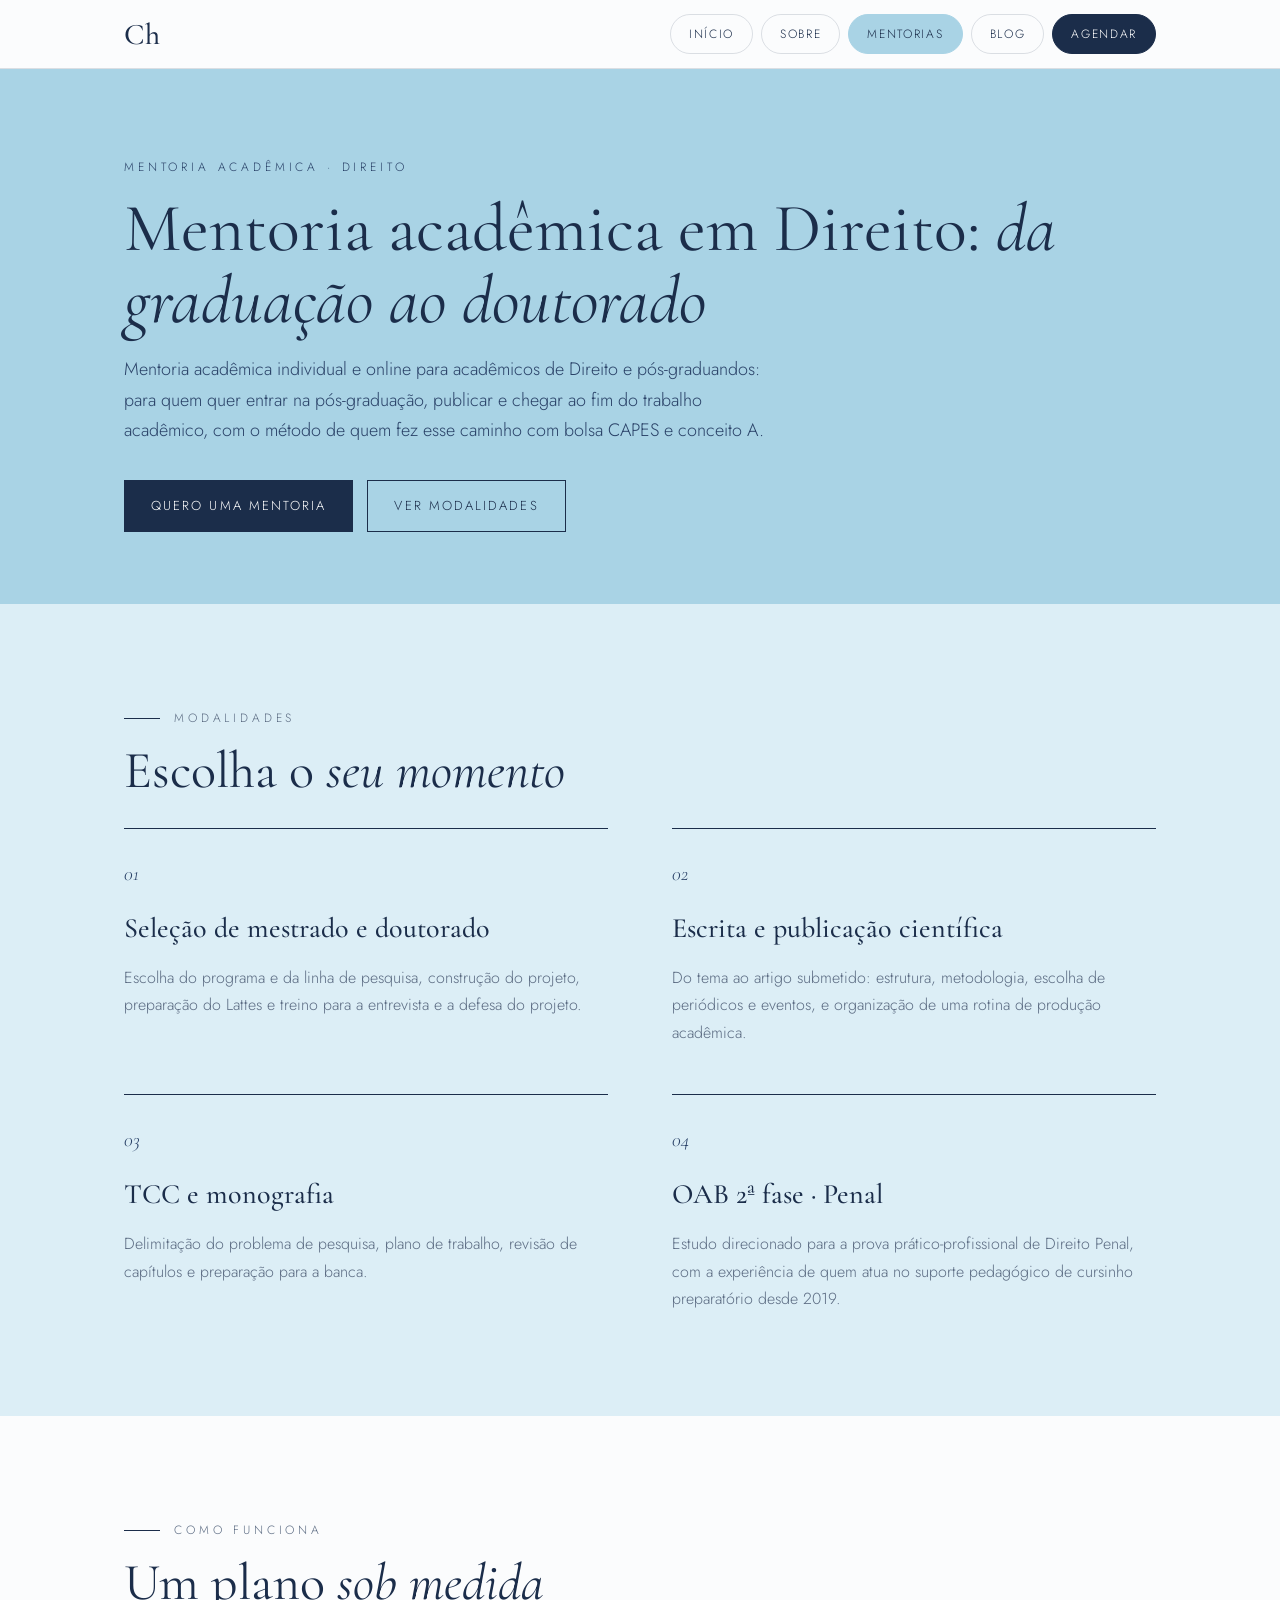
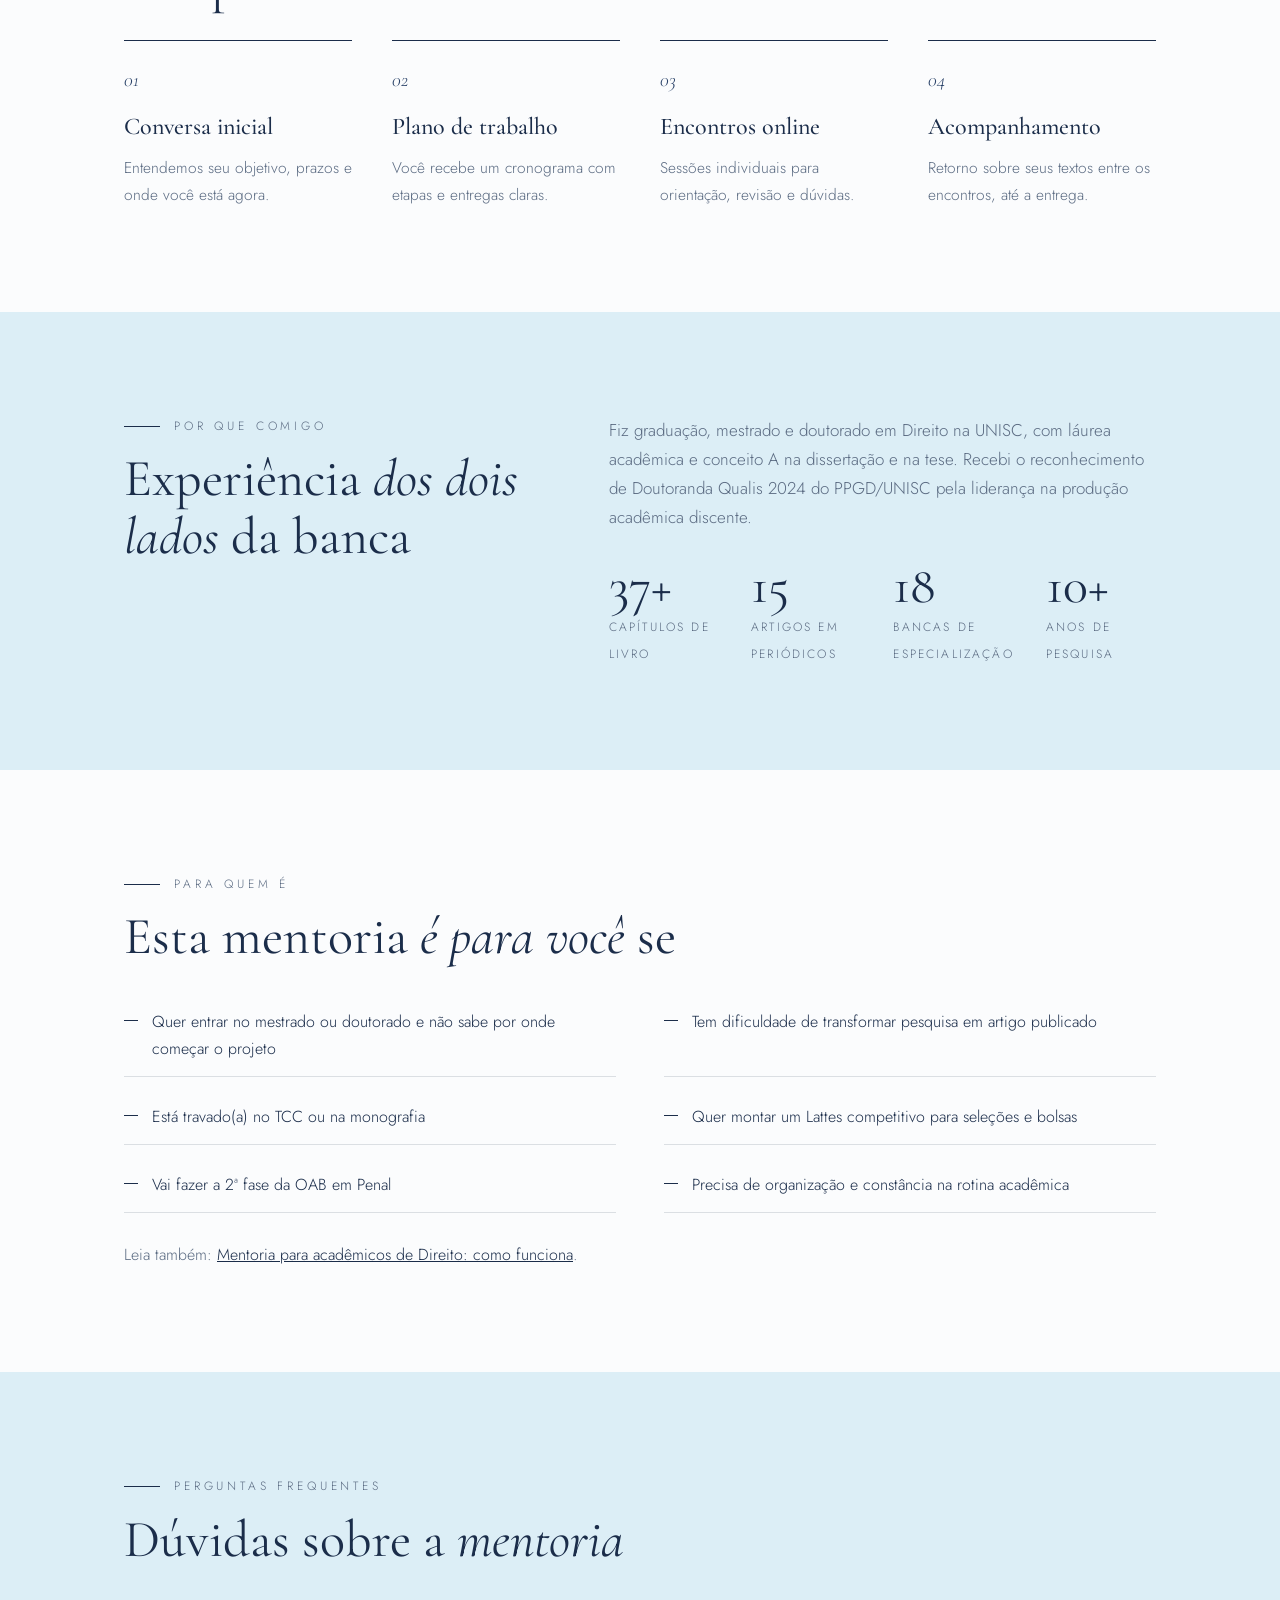
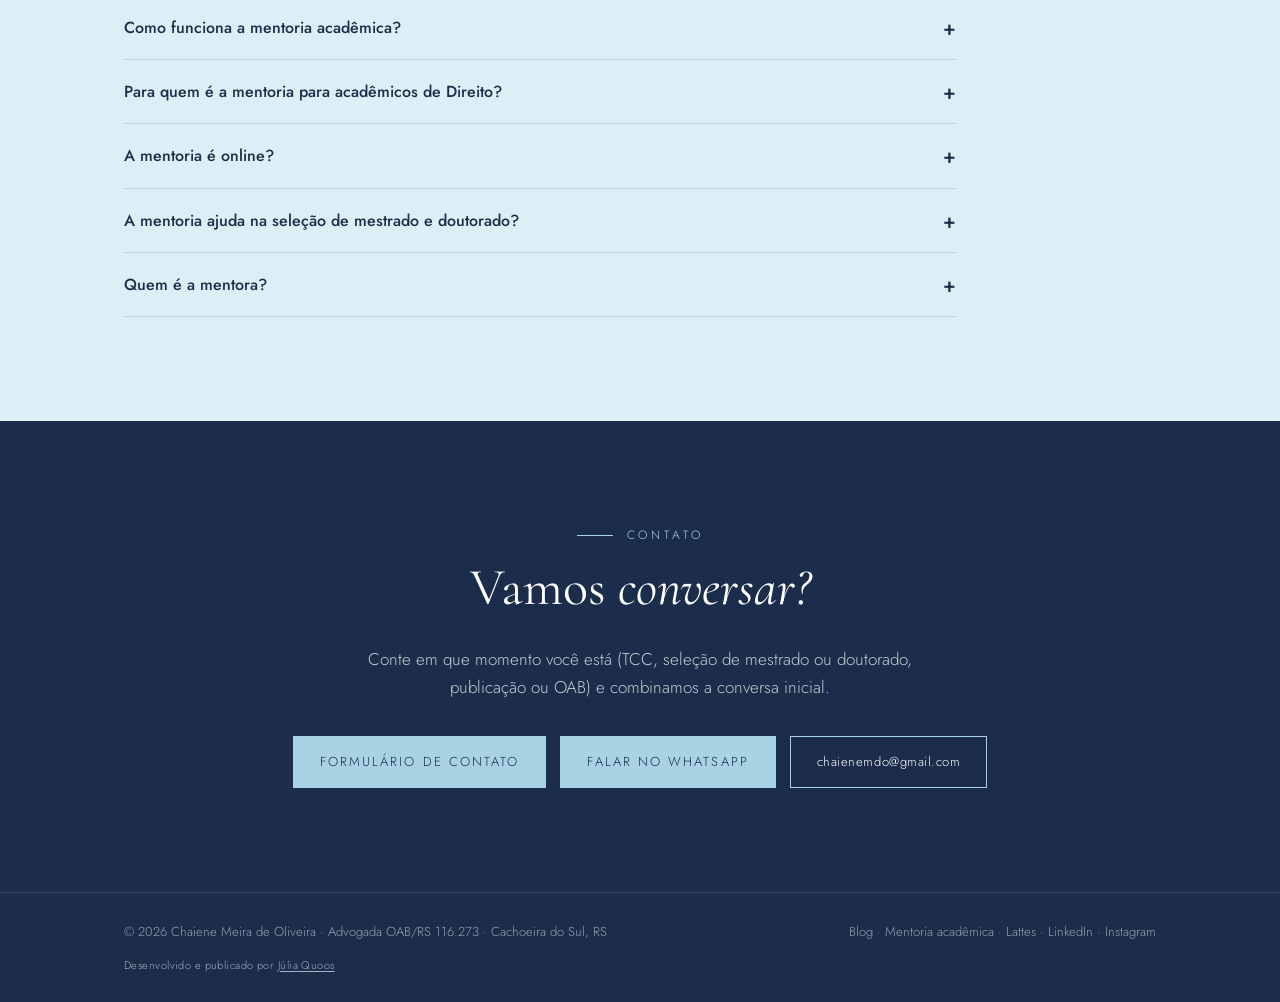
<file: mentorias.html>
<!doctype html>
<html lang="pt-BR">
<head>
<meta charset="utf-8">
<meta name="viewport" content="width=device-width, initial-scale=1">
<title>Mentoria acadêmica para estudantes de Direito | Dra. Chaiene Meira de Oliveira</title>
<meta name="description" content="Mentoria acadêmica online para acadêmicos de Direito e pós-graduandos com a Dra. Chaiene Meira de Oliveira: TCC, seleção de mestrado e doutorado, artigos científicos e OAB 2ª fase Penal.">
<link rel="canonical" href="https://chaiene.com/mentorias">
<meta name="author" content="Chaiene Meira de Oliveira">
<meta name="robots" content="index, follow">
<meta name="theme-color" content="#A9D3E5">
<link rel="icon" href="/favicon.svg" type="image/svg+xml">
<link rel="apple-touch-icon" href="/apple-touch-icon.png">
<meta property="og:type" content="website">
<meta property="og:locale" content="pt_BR">
<meta property="og:site_name" content="Chaiene Meira de Oliveira">
<meta property="og:title" content="Mentoria acadêmica para estudantes de Direito | Dra. Chaiene Meira de Oliveira">
<meta property="og:description" content="Mentoria acadêmica online para acadêmicos de Direito e pós-graduandos com a Dra. Chaiene Meira de Oliveira: TCC, seleção de mestrado e doutorado, artigos científicos e OAB 2ª fase Penal.">
<meta property="og:url" content="https://chaiene.com/mentorias">
<meta property="og:image" content="https://chaiene.com/og-image.jpg">
<meta property="og:image:width" content="1200">
<meta property="og:image:height" content="630">
<meta property="og:image:alt" content="Chaiene Meira de Oliveira, advogada e Doutora em Direito">
<meta name="twitter:card" content="summary_large_image">
<script type="application/ld+json">{"@context": "https://schema.org", "@graph": [{"@type": "Service", "@id": "https://chaiene.com/mentorias#mentoria", "name": "Mentoria acadêmica para estudantes de Direito", "serviceType": "Mentoria acadêmica", "url": "https://chaiene.com/mentorias", "description": "Mentoria acadêmica individual e online: TCC e monografia, seleção de mestrado e doutorado, escrita e publicação científica e OAB 2ª fase Penal.", "provider": {"@type": "Person", "@id": "https://chaiene.com/#chaiene", "name": "Chaiene Meira de Oliveira", "url": "https://chaiene.com/"}, "areaServed": {"@type": "Country", "name": "Brasil"}, "availableChannel": {"@type": "ServiceChannel", "serviceUrl": "https://docs.google.com/forms/d/1wduNCY96DFmfArESsR3C0-4SVxEBcSkbupPQQhRrJUU/viewform"}}, {"@type": "FAQPage", "mainEntity": [{"@type": "Question", "name": "Como funciona a mentoria acadêmica?", "acceptedAnswer": {"@type": "Answer", "text": "Começa com uma conversa inicial sobre seu objetivo e prazos. Depois você recebe um plano de trabalho com etapas e entregas, faz encontros individuais online e recebe retorno sobre seus textos entre os encontros, até a entrega."}}, {"@type": "Question", "name": "Para quem é a mentoria para acadêmicos de Direito?", "acceptedAnswer": {"@type": "Answer", "text": "Para estudantes de graduação em Direito que estão no TCC ou na monografia, para quem vai fazer a 2ª fase da OAB em Penal e para quem quer entrar no mestrado ou doutorado ou publicar artigos científicos."}}, {"@type": "Question", "name": "A mentoria é online?", "acceptedAnswer": {"@type": "Answer", "text": "Sim. Os encontros são individuais e online, então você pode participar de qualquer cidade."}}, {"@type": "Question", "name": "A mentoria ajuda na seleção de mestrado e doutorado?", "acceptedAnswer": {"@type": "Answer", "text": "Sim. O acompanhamento inclui a escolha do programa e da linha de pesquisa, a construção do projeto, a preparação do Lattes e o treino para a entrevista e a defesa do projeto."}}, {"@type": "Question", "name": "Quem é a mentora?", "acceptedAnswer": {"@type": "Answer", "text": "A Dra. Chaiene Meira de Oliveira é advogada (OAB/RS 116.273), Doutora e Mestra em Direito pela UNISC com conceito A, autora de 15 artigos em periódicos e mais de 37 capítulos de livro, e atua no suporte pedagógico de curso preparatório para a 2ª fase da OAB desde 2019."}}]}, {"@type": "BreadcrumbList", "itemListElement": [{"@type": "ListItem", "position": 1, "name": "Início", "item": "https://chaiene.com/"}, {"@type": "ListItem", "position": 2, "name": "Mentorias", "item": "https://chaiene.com/mentorias"}]}]}</script>
<link rel="preconnect" href="https://fonts.googleapis.com">
<link rel="preconnect" href="https://fonts.gstatic.com" crossorigin>
<link href="https://fonts.googleapis.com/css2?family=Cormorant+Garamond:ital,wght@0,400;0,500;0,600;1,400&family=Jost:wght@300;400;500&display=swap" rel="stylesheet">
<link rel="stylesheet" href="/style.css">
</head>
<body>

<nav>
  <div class="wrap">
    <a href="/" class="mono">Ch</a>
    <ul class="navbtns">
      <li><a href="/" class="nb">Início</a></li>
      <li><a href="/sobre" class="nb">Sobre</a></li>
      <li><a href="/mentorias" class="nb on">Mentorias</a></li>
      <li class="d-only"><a href="/blog/" class="nb">Blog</a></li>
      <li><a href="/agendamento" class="nb nbcta">Agendar</a></li>
    </ul>
  </div>
</nav>

<header class="page-hero">
  <div class="wrap">
    <div class="eyebrow">Mentoria acadêmica · Direito</div>
    <h1>Mentoria acadêmica em Direito: <em>da graduação ao doutorado</em></h1>
    <p>Mentoria acadêmica individual e online para acadêmicos de Direito e pós-graduandos: para quem quer entrar na pós-graduação, publicar e chegar ao fim do trabalho acadêmico, com o método de quem fez esse caminho com bolsa CAPES e conceito A.</p>
    <div class="cta">
      <a class="btn solid" href="https://docs.google.com/forms/d/1wduNCY96DFmfArESsR3C0-4SVxEBcSkbupPQQhRrJUU/viewform" target="_blank" rel="noopener">Quero uma mentoria</a>
      <a class="btn ghost" href="#modalidades">Ver modalidades</a>
    </div>
  </div>
</header>

<section id="modalidades" class="areas">
  <div class="wrap">
    <div class="label">Modalidades</div>
    <h2>Escolha o <em>seu momento</em></h2>
    <div class="grid3">
      <div class="card">
        <div class="num">01</div>
        <h3>Seleção de mestrado e doutorado</h3>
        <p>Escolha do programa e da linha de pesquisa, construção do projeto, preparação do Lattes e treino para a entrevista e a defesa do projeto.</p>
      </div>
      <div class="card">
        <div class="num">02</div>
        <h3>Escrita e publicação científica</h3>
        <p>Do tema ao artigo submetido: estrutura, metodologia, escolha de periódicos e eventos, e organização de uma rotina de produção acadêmica.</p>
      </div>
      <div class="card">
        <div class="num">03</div>
        <h3>TCC e monografia</h3>
        <p>Delimitação do problema de pesquisa, plano de trabalho, revisão de capítulos e preparação para a banca.</p>
      </div>
      <div class="card">
        <div class="num">04</div>
        <h3>OAB 2ª fase · Penal</h3>
        <p>Estudo direcionado para a prova prático-profissional de Direito Penal, com a experiência de quem atua no suporte pedagógico de cursinho preparatório desde 2019.</p>
      </div>
    </div>
  </div>
</section>

<section>
  <div class="wrap">
    <div class="label">Como funciona</div>
    <h2>Um plano <em>sob medida</em></h2>
    <div class="steps">
      <div><h3>Conversa inicial</h3><p>Entendemos seu objetivo, prazos e onde você está agora.</p></div>
      <div><h3>Plano de trabalho</h3><p>Você recebe um cronograma com etapas e entregas claras.</p></div>
      <div><h3>Encontros online</h3><p>Sessões individuais para orientação, revisão e dúvidas.</p></div>
      <div><h3>Acompanhamento</h3><p>Retorno sobre seus textos entre os encontros, até a entrega.</p></div>
    </div>
  </div>
</section>

<section class="areas">
  <div class="wrap about">
    <div>
      <div class="label">Por que comigo</div>
      <h2>Experiência <em>dos dois lados</em> da banca</h2>
    </div>
    <div>
      <p>Fiz graduação, mestrado e doutorado em Direito na UNISC, com láurea acadêmica e conceito A na dissertação e na tese. Recebi o reconhecimento de Doutoranda Qualis 2024 do PPGD/UNISC pela liderança na produção acadêmica discente.</p>
      <div class="stats" style="margin-top:28px">
        <div class="stat"><b>37+</b><span>Capítulos de livro</span></div>
        <div class="stat"><b>15</b><span>Artigos em periódicos</span></div>
        <div class="stat"><b>18</b><span>Bancas de especialização</span></div>
        <div class="stat"><b>10+</b><span>Anos de pesquisa</span></div>
      </div>
    </div>
  </div>
</section>

<section>
  <div class="wrap">
    <div class="label">Para quem é</div>
    <h2>Esta mentoria <em>é para você</em> se</h2>
    <ul class="who">
      <li>Quer entrar no mestrado ou doutorado e não sabe por onde começar o projeto</li>
      <li>Tem dificuldade de transformar pesquisa em artigo publicado</li>
      <li>Está travado(a) no TCC ou na monografia</li>
      <li>Quer montar um Lattes competitivo para seleções e bolsas</li>
      <li>Vai fazer a 2ª fase da OAB em Penal</li>
      <li>Precisa de organização e constância na rotina acadêmica</li>
    </ul>
    <p style="margin-top:28px;color:var(--muted)">Leia também: <a href="/blog/mentoria-academica-direito" style="color:var(--navy)">Mentoria para acadêmicos de Direito: como funciona</a>.</p>
  </div>
</section>

<section id="perguntas" class="areas">
  <div class="wrap">
    <div class="label">Perguntas frequentes</div>
    <h2>Dúvidas sobre a <em>mentoria</em></h2>
    <div class="faq">
      <details><summary>Como funciona a mentoria acadêmica?</summary><p>Começa com uma conversa inicial sobre seu objetivo e prazos. Depois você recebe um plano de trabalho com etapas e entregas, faz encontros individuais online e recebe retorno sobre seus textos entre os encontros, até a entrega.</p></details>
      <details><summary>Para quem é a mentoria para acadêmicos de Direito?</summary><p>Para estudantes de graduação em Direito que estão no TCC ou na monografia, para quem vai fazer a 2ª fase da OAB em Penal e para quem quer entrar no mestrado ou doutorado ou publicar artigos científicos.</p></details>
      <details><summary>A mentoria é online?</summary><p>Sim. Os encontros são individuais e online, então você pode participar de qualquer cidade.</p></details>
      <details><summary>A mentoria ajuda na seleção de mestrado e doutorado?</summary><p>Sim. O acompanhamento inclui a escolha do programa e da linha de pesquisa, a construção do projeto, a preparação do Lattes e o treino para a entrevista e a defesa do projeto.</p></details>
      <details><summary>Quem é a mentora?</summary><p>A Dra. Chaiene Meira de Oliveira é advogada (OAB/RS 116.273), Doutora e Mestra em Direito pela UNISC com conceito A, autora de 15 artigos em periódicos e mais de 37 capítulos de livro, e atua no suporte pedagógico de curso preparatório para a 2ª fase da OAB desde 2019.</p></details>
    </div>
  </div>
</section>

<section id="contato" class="contact">
  <div class="wrap">
    <div class="label">Contato</div>
    <h2>Vamos <em>conversar?</em></h2>
    <p>Conte em que momento você está (TCC, seleção de mestrado ou doutorado, publicação ou OAB) e combinamos a conversa inicial.</p>
    <div class="cta" style="justify-content:center;margin-top:0">
      <a class="btn" href="https://docs.google.com/forms/d/1wduNCY96DFmfArESsR3C0-4SVxEBcSkbupPQQhRrJUU/viewform" target="_blank" rel="noopener">Formulário de contato</a>
      <a class="btn" href="https://wa.me/5551982647557?text=Ol%C3%A1%2C%20Dra.%20Chaiene%21%20Vim%20pelo%20site%20e%20tenho%20interesse%20na%20mentoria%20acad%C3%AAmica." target="_blank" rel="noopener">Falar no WhatsApp</a>
      <a class="btn out" href="mailto:chaienemdo@gmail.com">chaienemdo@gmail.com</a>
    </div>
  </div>
</section>

<footer>
  <div class="wrap">
    <span>© 2026 Chaiene Meira de Oliveira · Advogada OAB/RS 116.273 · Cachoeira do Sul, RS</span>
    <span>
      <a href="/blog/">Blog</a> ·
      <a href="/mentorias">Mentoria acadêmica</a> ·
      <a href="http://lattes.cnpq.br/9865143495790215" target="_blank" rel="noopener">Lattes</a> ·
      <a href="https://br.linkedin.com/in/chaiene-meira-de-oliveira-b3057413a" target="_blank" rel="noopener">LinkedIn</a> ·
      <a href="https://www.instagram.com/chaienemdo/" target="_blank" rel="noopener">Instagram</a>
    </span>
    <small class="credit">Desenvolvido e publicado por <a href="https://ohtopico.com.br/" target="_blank" rel="noopener">Júlia Quoos</a></small>
  </div>
</footer>

</body>
</html>
</file>
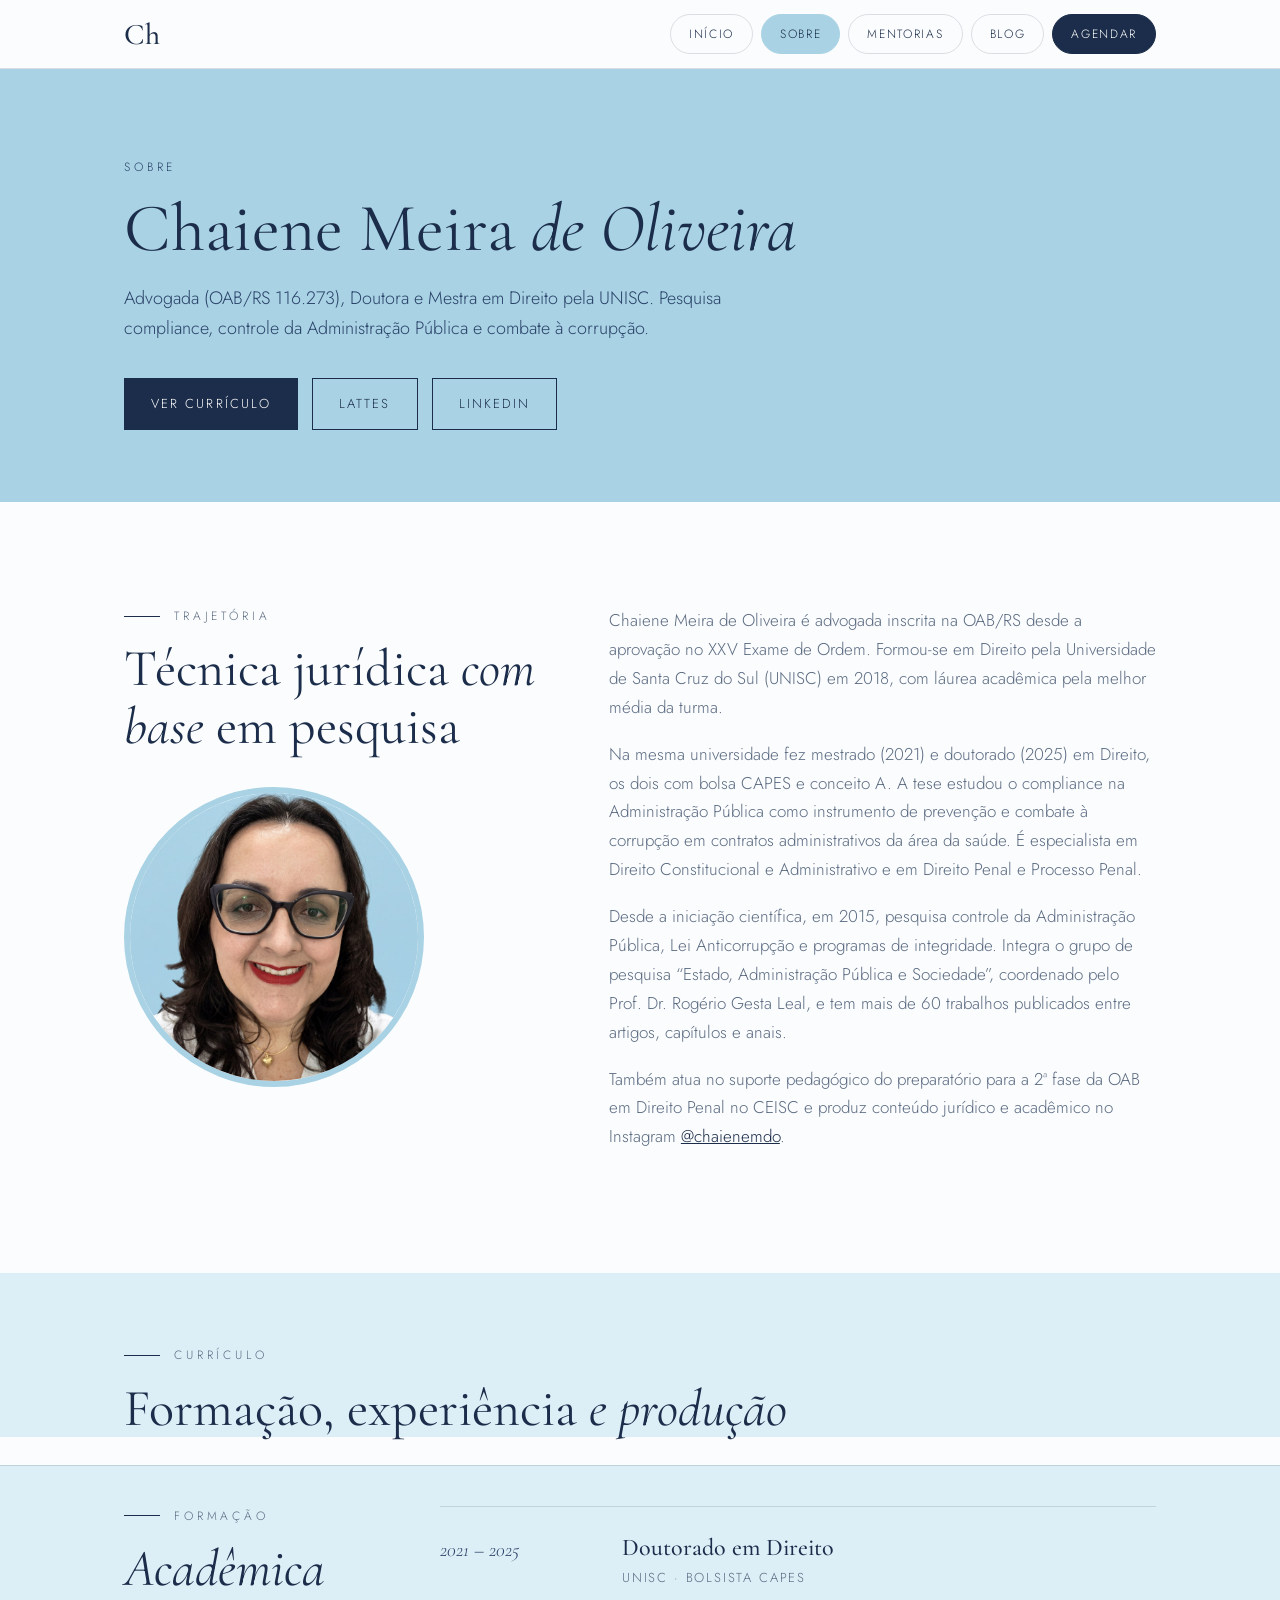
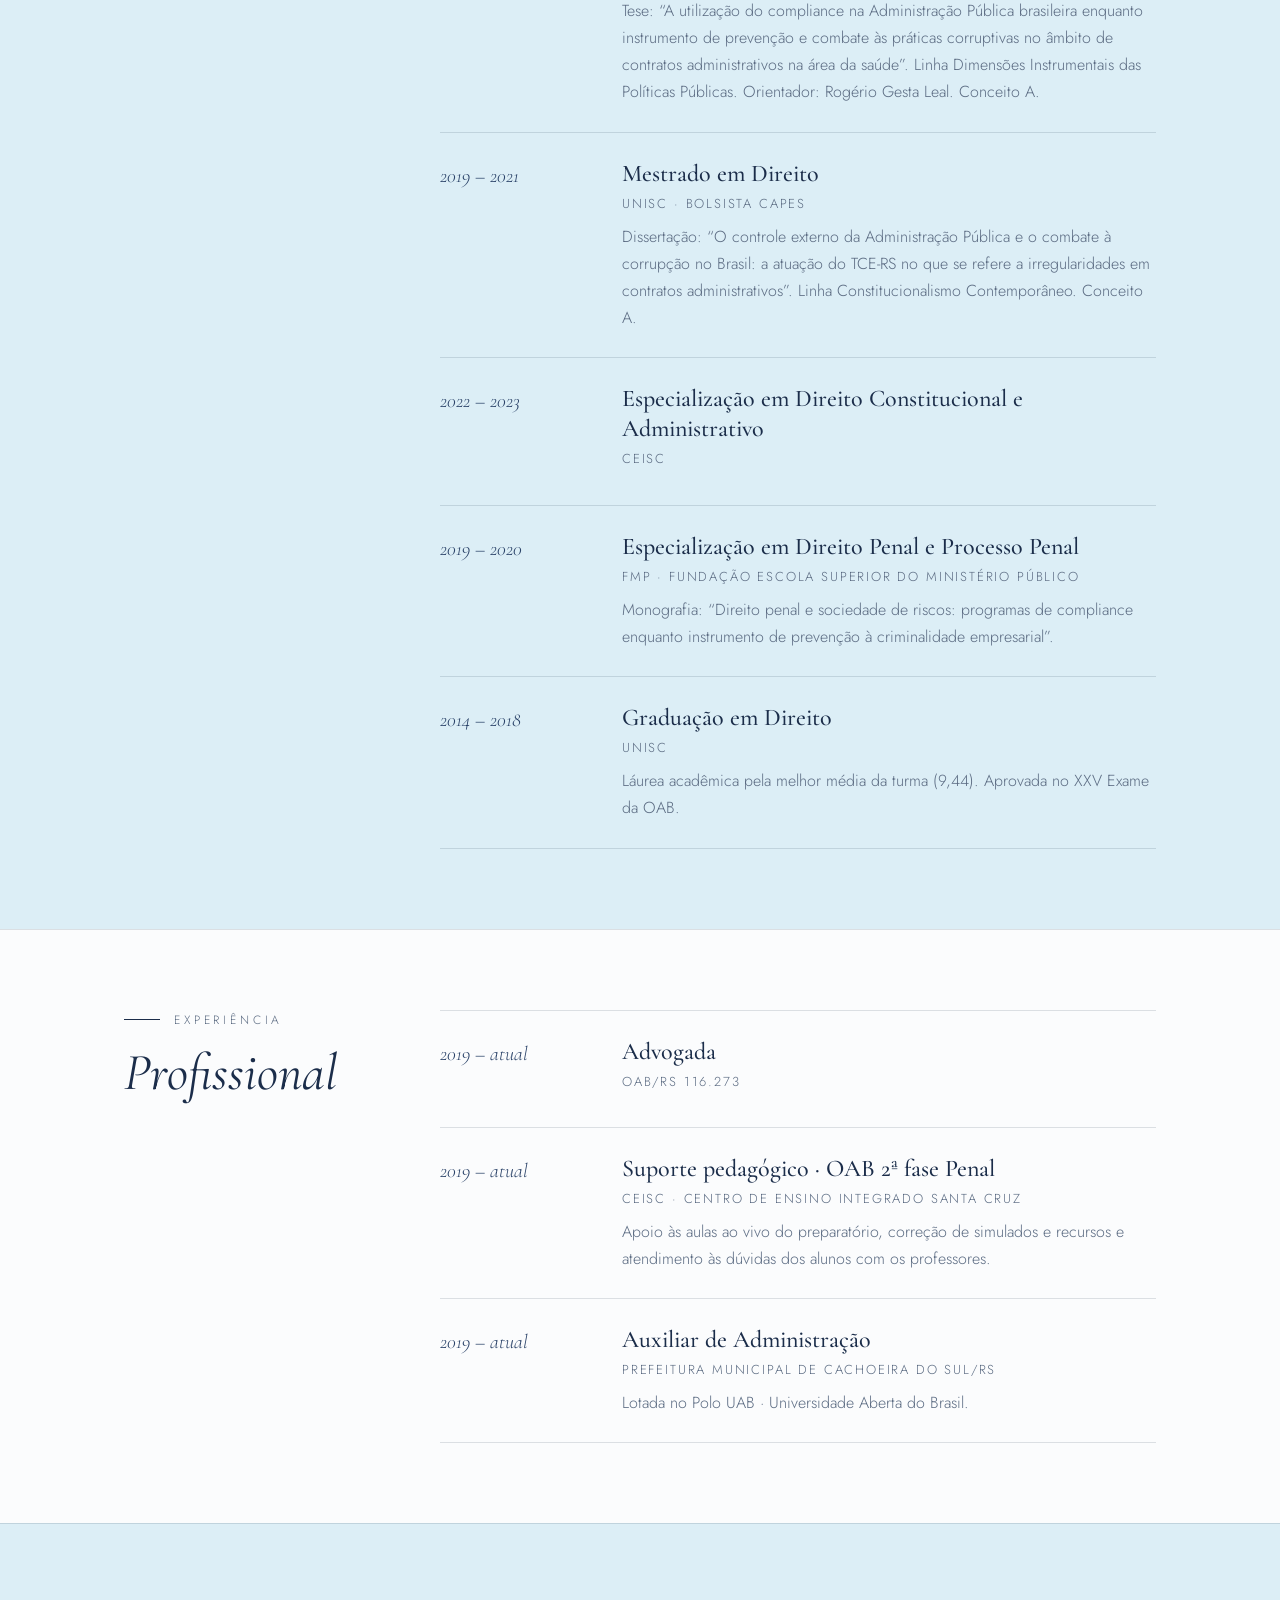
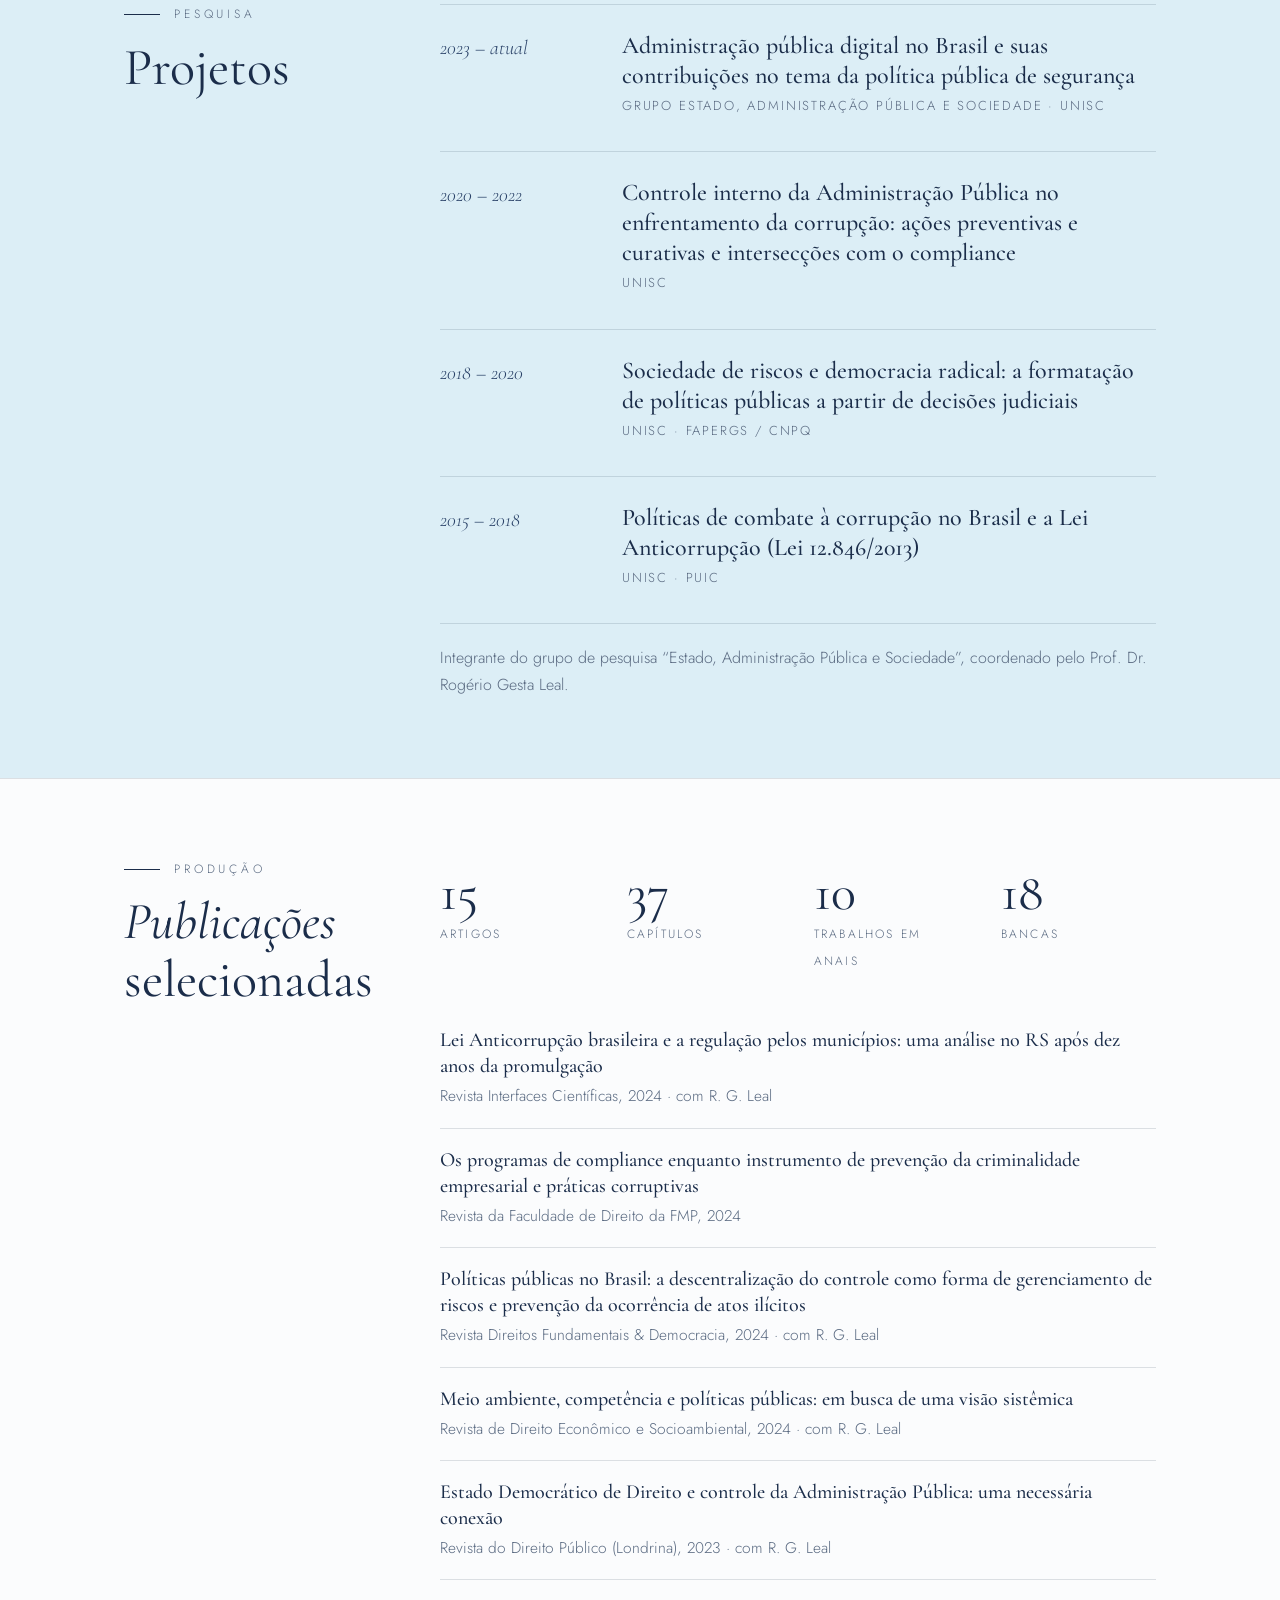
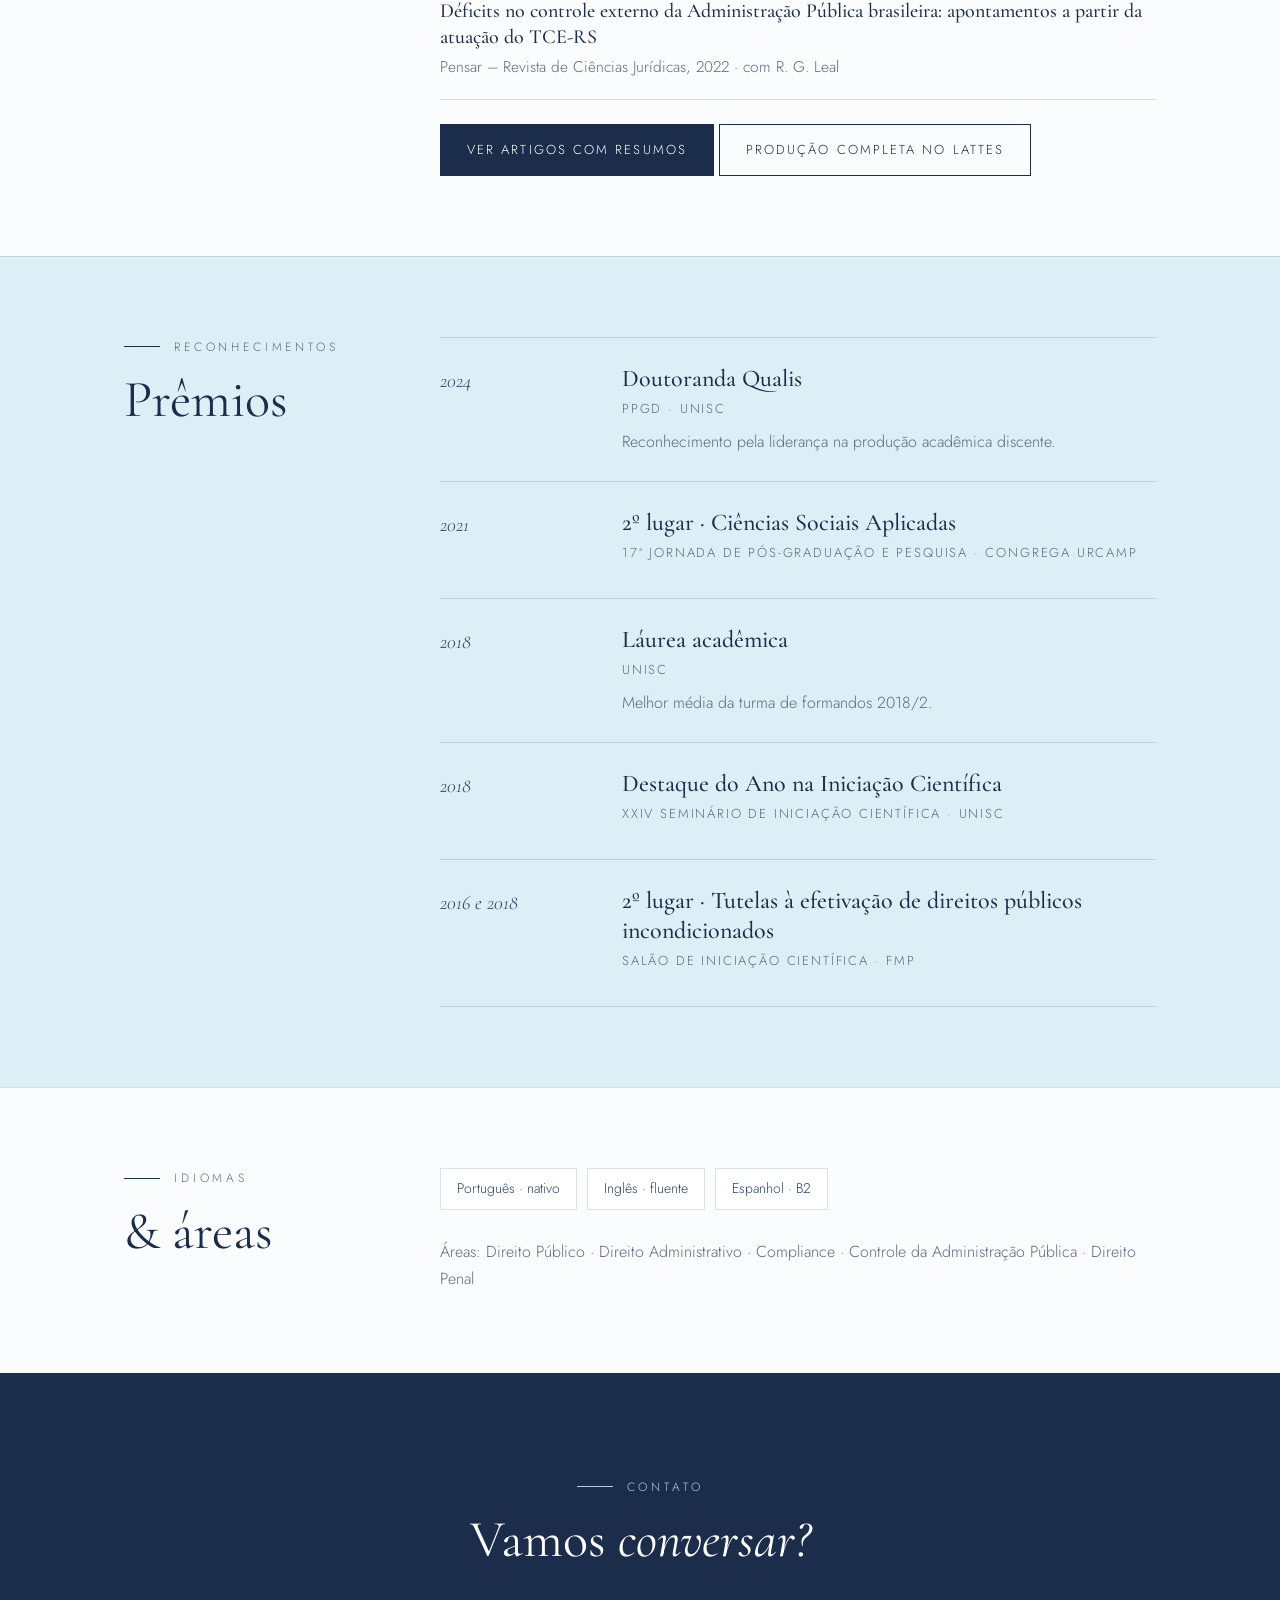
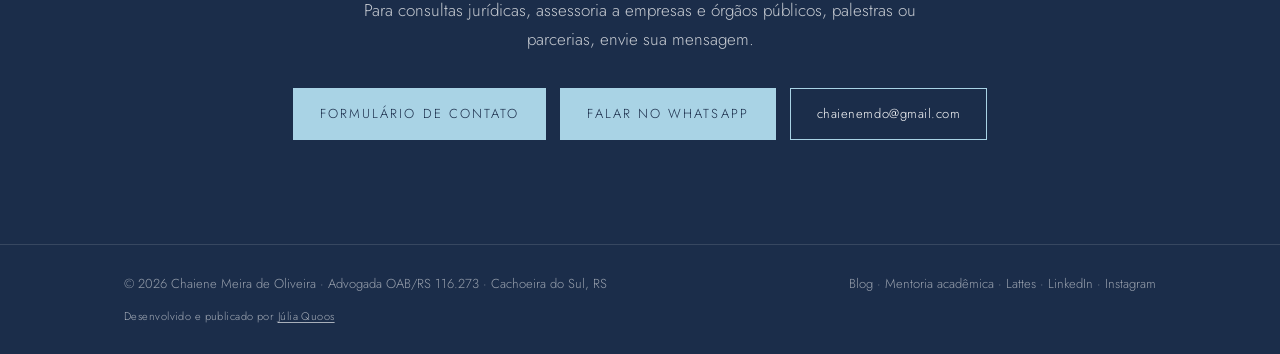
<file: sobre.html>
<!doctype html>
<html lang="pt-BR">
<head>
<meta charset="utf-8">
<meta name="viewport" content="width=device-width, initial-scale=1">
<title>Sobre e currículo | Chaiene Meira de Oliveira</title>
<meta name="description" content="Trajetória e currículo de Chaiene Meira de Oliveira: advogada, Doutora e Mestra em Direito pela UNISC, pesquisadora em compliance e controle da Administração Pública.">
<link rel="canonical" href="https://chaiene.com/sobre">
<meta name="author" content="Chaiene Meira de Oliveira">
<meta name="robots" content="index, follow">
<meta name="theme-color" content="#A9D3E5">
<link rel="icon" href="/favicon.svg" type="image/svg+xml">
<link rel="apple-touch-icon" href="/apple-touch-icon.png">
<meta property="og:type" content="profile">
<meta property="og:locale" content="pt_BR">
<meta property="og:site_name" content="Chaiene Meira de Oliveira">
<meta property="og:title" content="Sobre e currículo | Chaiene Meira de Oliveira">
<meta property="og:description" content="Trajetória e currículo de Chaiene Meira de Oliveira: advogada, Doutora e Mestra em Direito pela UNISC, pesquisadora em compliance e controle da Administração Pública.">
<meta property="og:url" content="https://chaiene.com/sobre">
<meta property="og:image" content="https://chaiene.com/og-image.jpg">
<meta property="og:image:width" content="1200">
<meta property="og:image:height" content="630">
<meta property="og:image:alt" content="Chaiene Meira de Oliveira, advogada e Doutora em Direito">
<meta name="twitter:card" content="summary_large_image">
<script type="application/ld+json">{"@context": "https://schema.org", "@type": "ProfilePage", "url": "https://chaiene.com/sobre", "mainEntity": {"@type": "Person", "@id": "https://chaiene.com/#chaiene", "name": "Chaiene Meira de Oliveira", "alternateName": ["Chaiene", "Dra. Chaiene"], "url": "https://chaiene.com/", "image": "https://chaiene.com/chaiene.jpg", "jobTitle": "Advogada", "address": {"@type": "PostalAddress", "addressLocality": "Cachoeira do Sul", "addressRegion": "RS", "addressCountry": "BR"}, "sameAs": ["http://lattes.cnpq.br/9865143495790215", "https://br.linkedin.com/in/chaiene-meira-de-oliveira-b3057413a", "https://www.instagram.com/chaienemdo/", "https://orcid.org/0000-0001-5439-3442"]}}</script>
<link rel="preconnect" href="https://fonts.googleapis.com">
<link rel="preconnect" href="https://fonts.gstatic.com" crossorigin>
<link href="https://fonts.googleapis.com/css2?family=Cormorant+Garamond:ital,wght@0,400;0,500;0,600;1,400&family=Jost:wght@300;400;500&display=swap" rel="stylesheet">
<link rel="stylesheet" href="/style.css">
</head>
<body>

<nav>
  <div class="wrap">
    <a href="/" class="mono">Ch</a>
    <ul class="navbtns">
      <li><a href="/" class="nb">Início</a></li>
      <li><a href="/sobre" class="nb on">Sobre</a></li>
      <li><a href="/mentorias" class="nb">Mentorias</a></li>
      <li class="d-only"><a href="/blog/" class="nb">Blog</a></li>
      <li><a href="/agendamento" class="nb nbcta">Agendar</a></li>
    </ul>
  </div>
</nav>

<header class="page-hero">
  <div class="wrap">
    <div class="eyebrow">Sobre</div>
    <h1>Chaiene Meira <em>de Oliveira</em></h1>
    <p>Advogada (OAB/RS 116.273), Doutora e Mestra em Direito pela UNISC. Pesquisa compliance, controle da Administração Pública e combate à corrupção.</p>
    <div class="cta">
      <a class="btn solid" href="#curriculo">Ver currículo</a>
      <a class="btn ghost" href="http://lattes.cnpq.br/9865143495790215" target="_blank" rel="noopener">Lattes</a>
      <a class="btn ghost" href="https://br.linkedin.com/in/chaiene-meira-de-oliveira-b3057413a" target="_blank" rel="noopener">LinkedIn</a>
    </div>
  </div>
</header>

<section>
  <div class="wrap about">
    <div>
      <div class="label">Trajetória</div>
      <h2>Técnica jurídica <em>com base</em> em pesquisa</h2>
      <img class="portrait" src="/chaiene.jpg" width="800" height="800" alt="Chaiene Meira de Oliveira, advogada em Cachoeira do Sul e Doutora em Direito">
    </div>
    <div>
      <p>Chaiene Meira de Oliveira é advogada inscrita na OAB/RS desde a aprovação no XXV Exame de Ordem. Formou-se em Direito pela Universidade de Santa Cruz do Sul (UNISC) em 2018, com láurea acadêmica pela melhor média da turma.</p>
      <p>Na mesma universidade fez mestrado (2021) e doutorado (2025) em Direito, os dois com bolsa CAPES e conceito A. A tese estudou o compliance na Administração Pública como instrumento de prevenção e combate à corrupção em contratos administrativos da área da saúde. É especialista em Direito Constitucional e Administrativo e em Direito Penal e Processo Penal.</p>
      <p>Desde a iniciação científica, em 2015, pesquisa controle da Administração Pública, Lei Anticorrupção e programas de integridade. Integra o grupo de pesquisa “Estado, Administração Pública e Sociedade”, coordenado pelo Prof. Dr. Rogério Gesta Leal, e tem mais de 60 trabalhos publicados entre artigos, capítulos e anais.</p>
      <p>Também atua no suporte pedagógico do preparatório para a 2ª fase da OAB em Direito Penal no CEISC e produz conteúdo jurídico e acadêmico no Instagram <a href="https://www.instagram.com/chaienemdo/" target="_blank" rel="noopener" style="color:var(--navy)">@chaienemdo</a>.</p>
    </div>
  </div>
</section>

<section id="curriculo" class="areas" style="padding:72px 0 0">
  <div class="wrap">
    <div class="label">Currículo</div>
    <h2>Formação, experiência <em>e produção</em></h2>
  </div>
</section>


<section class="cv-sec areas" style="padding-top:40px">
  <div class="wrap cv-grid">
    <div><div class="label">Formação</div><h2><em>Acadêmica</em></h2></div>
    <div>
      <ul class="tl">
        <li><div class="yr">2021 – 2025</div><div><h3>Doutorado em Direito</h3><div class="org">UNISC · Bolsista CAPES</div><p>Tese: “A utilização do compliance na Administração Pública brasileira enquanto instrumento de prevenção e combate às práticas corruptivas no âmbito de contratos administrativos na área da saúde”. Linha Dimensões Instrumentais das Políticas Públicas. Orientador: Rogério Gesta Leal. Conceito A.</p></div></li>
        <li><div class="yr">2019 – 2021</div><div><h3>Mestrado em Direito</h3><div class="org">UNISC · Bolsista CAPES</div><p>Dissertação: “O controle externo da Administração Pública e o combate à corrupção no Brasil: a atuação do TCE-RS no que se refere a irregularidades em contratos administrativos”. Linha Constitucionalismo Contemporâneo. Conceito A.</p></div></li>
        <li><div class="yr">2022 – 2023</div><div><h3>Especialização em Direito Constitucional e Administrativo</h3><div class="org">CEISC</div></div></li>
        <li><div class="yr">2019 – 2020</div><div><h3>Especialização em Direito Penal e Processo Penal</h3><div class="org">FMP · Fundação Escola Superior do Ministério Público</div><p>Monografia: “Direito penal e sociedade de riscos: programas de compliance enquanto instrumento de prevenção à criminalidade empresarial”.</p></div></li>
        <li><div class="yr">2014 – 2018</div><div><h3>Graduação em Direito</h3><div class="org">UNISC</div><p>Láurea acadêmica pela melhor média da turma (9,44). Aprovada no XXV Exame da OAB.</p></div></li>
      </ul>
    </div>
  </div>
</section>
<section class="cv-sec ">
  <div class="wrap cv-grid">
    <div><div class="label">Experiência</div><h2><em>Profissional</em></h2></div>
    <div>
      <ul class="tl">
        <li><div class="yr">2019 – atual</div><div><h3>Advogada</h3><div class="org">OAB/RS 116.273</div></div></li>
        <li><div class="yr">2019 – atual</div><div><h3>Suporte pedagógico · OAB 2ª fase Penal</h3><div class="org">CEISC · Centro de Ensino Integrado Santa Cruz</div><p>Apoio às aulas ao vivo do preparatório, correção de simulados e recursos e atendimento às dúvidas dos alunos com os professores.</p></div></li>
        <li><div class="yr">2019 – atual</div><div><h3>Auxiliar de Administração</h3><div class="org">Prefeitura Municipal de Cachoeira do Sul/RS</div><p>Lotada no Polo UAB · Universidade Aberta do Brasil.</p></div></li>
      </ul>
    </div>
  </div>
</section>
<section class="cv-sec areas">
  <div class="wrap cv-grid">
    <div><div class="label">Pesquisa</div><h2>Projetos</h2></div>
    <div>
      <ul class="tl">
        <li><div class="yr">2023 – atual</div><div><h3>Administração pública digital no Brasil e suas contribuições no tema da política pública de segurança</h3><div class="org">Grupo Estado, Administração Pública e Sociedade · UNISC</div></div></li>
        <li><div class="yr">2020 – 2022</div><div><h3>Controle interno da Administração Pública no enfrentamento da corrupção: ações preventivas e curativas e intersecções com o compliance</h3><div class="org">UNISC</div></div></li>
        <li><div class="yr">2018 – 2020</div><div><h3>Sociedade de riscos e democracia radical: a formatação de políticas públicas a partir de decisões judiciais</h3><div class="org">UNISC · FAPERGS / CNPq</div></div></li>
        <li><div class="yr">2015 – 2018</div><div><h3>Políticas de combate à corrupção no Brasil e a Lei Anticorrupção (Lei 12.846/2013)</h3><div class="org">UNISC · PUIC</div></div></li>
      </ul><p style="margin-top:20px;color:var(--muted)">Integrante do grupo de pesquisa “Estado, Administração Pública e Sociedade”, coordenado pelo Prof. Dr. Rogério Gesta Leal.</p>
    </div>
  </div>
</section>
<section class="cv-sec ">
  <div class="wrap cv-grid">
    <div><div class="label">Produção</div><h2><em>Publicações</em> selecionadas</h2></div>
    <div>
      <div class="stats" style="margin-bottom:36px">
        <div class="stat"><b>15</b><span>Artigos</span></div>
        <div class="stat"><b>37</b><span>Capítulos</span></div>
        <div class="stat"><b>10</b><span>Trabalhos em anais</span></div>
        <div class="stat"><b>18</b><span>Bancas</span></div>
      </div>
      <ul class="pubs">
        <li><b>Lei Anticorrupção brasileira e a regulação pelos municípios: uma análise no RS após dez anos da promulgação</b>Revista Interfaces Científicas, 2024 · com R. G. Leal</li>
        <li><b>Os programas de compliance enquanto instrumento de prevenção da criminalidade empresarial e práticas corruptivas</b>Revista da Faculdade de Direito da FMP, 2024</li>
        <li><b>Políticas públicas no Brasil: a descentralização do controle como forma de gerenciamento de riscos e prevenção da ocorrência de atos ilícitos</b>Revista Direitos Fundamentais &amp; Democracia, 2024 · com R. G. Leal</li>
        <li><b>Meio ambiente, competência e políticas públicas: em busca de uma visão sistêmica</b>Revista de Direito Econômico e Socioambiental, 2024 · com R. G. Leal</li>
        <li><b>Estado Democrático de Direito e controle da Administração Pública: uma necessária conexão</b>Revista do Direito Público (Londrina), 2023 · com R. G. Leal</li>
        <li><b>Déficits no controle externo da Administração Pública brasileira: apontamentos a partir da atuação do TCE-RS</b>Pensar – Revista de Ciências Jurídicas, 2022 · com R. G. Leal</li>
      </ul>
      <p style="margin-top:24px"><a class="btn solid" href="/blog/resumos-academicos">Ver artigos com resumos</a> <a class="btn ghost" href="http://lattes.cnpq.br/9865143495790215" target="_blank" rel="noopener">Produção completa no Lattes</a></p>
    </div>
  </div>
</section>
<section class="cv-sec areas">
  <div class="wrap cv-grid">
    <div><div class="label">Reconhecimentos</div><h2>Prêmios</h2></div>
    <div>
      <ul class="tl">
        <li><div class="yr">2024</div><div><h3>Doutoranda Qualis</h3><div class="org">PPGD · UNISC</div><p>Reconhecimento pela liderança na produção acadêmica discente.</p></div></li>
        <li><div class="yr">2021</div><div><h3>2º lugar · Ciências Sociais Aplicadas</h3><div class="org">17ª Jornada de Pós-Graduação e Pesquisa · CONGREGA URCAMP</div></div></li>
        <li><div class="yr">2018</div><div><h3>Láurea acadêmica</h3><div class="org">UNISC</div><p>Melhor média da turma de formandos 2018/2.</p></div></li>
        <li><div class="yr">2018</div><div><h3>Destaque do Ano na Iniciação Científica</h3><div class="org">XXIV Seminário de Iniciação Científica · UNISC</div></div></li>
        <li><div class="yr">2016 e 2018</div><div><h3>2º lugar · Tutelas à efetivação de direitos públicos incondicionados</h3><div class="org">Salão de Iniciação Científica · FMP</div></div></li>
      </ul>
    </div>
  </div>
</section>
<section class="cv-sec ">
  <div class="wrap cv-grid">
    <div><div class="label">Idiomas</div><h2>&amp; áreas</h2></div>
    <div>
      <div class="chips">
        <span>Português · nativo</span><span>Inglês · fluente</span><span>Espanhol · B2</span>
      </div>
      <p style="margin-top:28px;color:var(--muted)">Áreas: Direito Público · Direito Administrativo · Compliance · Controle da Administração Pública · Direito Penal</p>
    </div>
  </div>
</section>

<section id="contato" class="contact">
  <div class="wrap">
    <div class="label">Contato</div>
    <h2>Vamos <em>conversar?</em></h2>
    <p>Para consultas jurídicas, assessoria a empresas e órgãos públicos, palestras ou parcerias, envie sua mensagem.</p>
    <div class="cta" style="justify-content:center;margin-top:0">
      <a class="btn" href="https://docs.google.com/forms/d/1wduNCY96DFmfArESsR3C0-4SVxEBcSkbupPQQhRrJUU/viewform" target="_blank" rel="noopener">Formulário de contato</a>
      <a class="btn" href="https://wa.me/5551982647557?text=Ol%C3%A1%2C%20Dra.%20Chaiene%21%20Vim%20pelo%20site%20e%20gostaria%20de%20conversar." target="_blank" rel="noopener">Falar no WhatsApp</a>
      <a class="btn out" href="mailto:chaienemdo@gmail.com">chaienemdo@gmail.com</a>
    </div>
  </div>
</section>

<footer>
  <div class="wrap">
    <span>© 2026 Chaiene Meira de Oliveira · Advogada OAB/RS 116.273 · Cachoeira do Sul, RS</span>
    <span>
      <a href="/blog/">Blog</a> ·
      <a href="/mentorias">Mentoria acadêmica</a> ·
      <a href="http://lattes.cnpq.br/9865143495790215" target="_blank" rel="noopener">Lattes</a> ·
      <a href="https://br.linkedin.com/in/chaiene-meira-de-oliveira-b3057413a" target="_blank" rel="noopener">LinkedIn</a> ·
      <a href="https://www.instagram.com/chaienemdo/" target="_blank" rel="noopener">Instagram</a>
    </span>
    <small class="credit">Desenvolvido e publicado por <a href="https://ohtopico.com.br/" target="_blank" rel="noopener">Júlia Quoos</a></small>
  </div>
</footer>

</body>
</html>
</file>
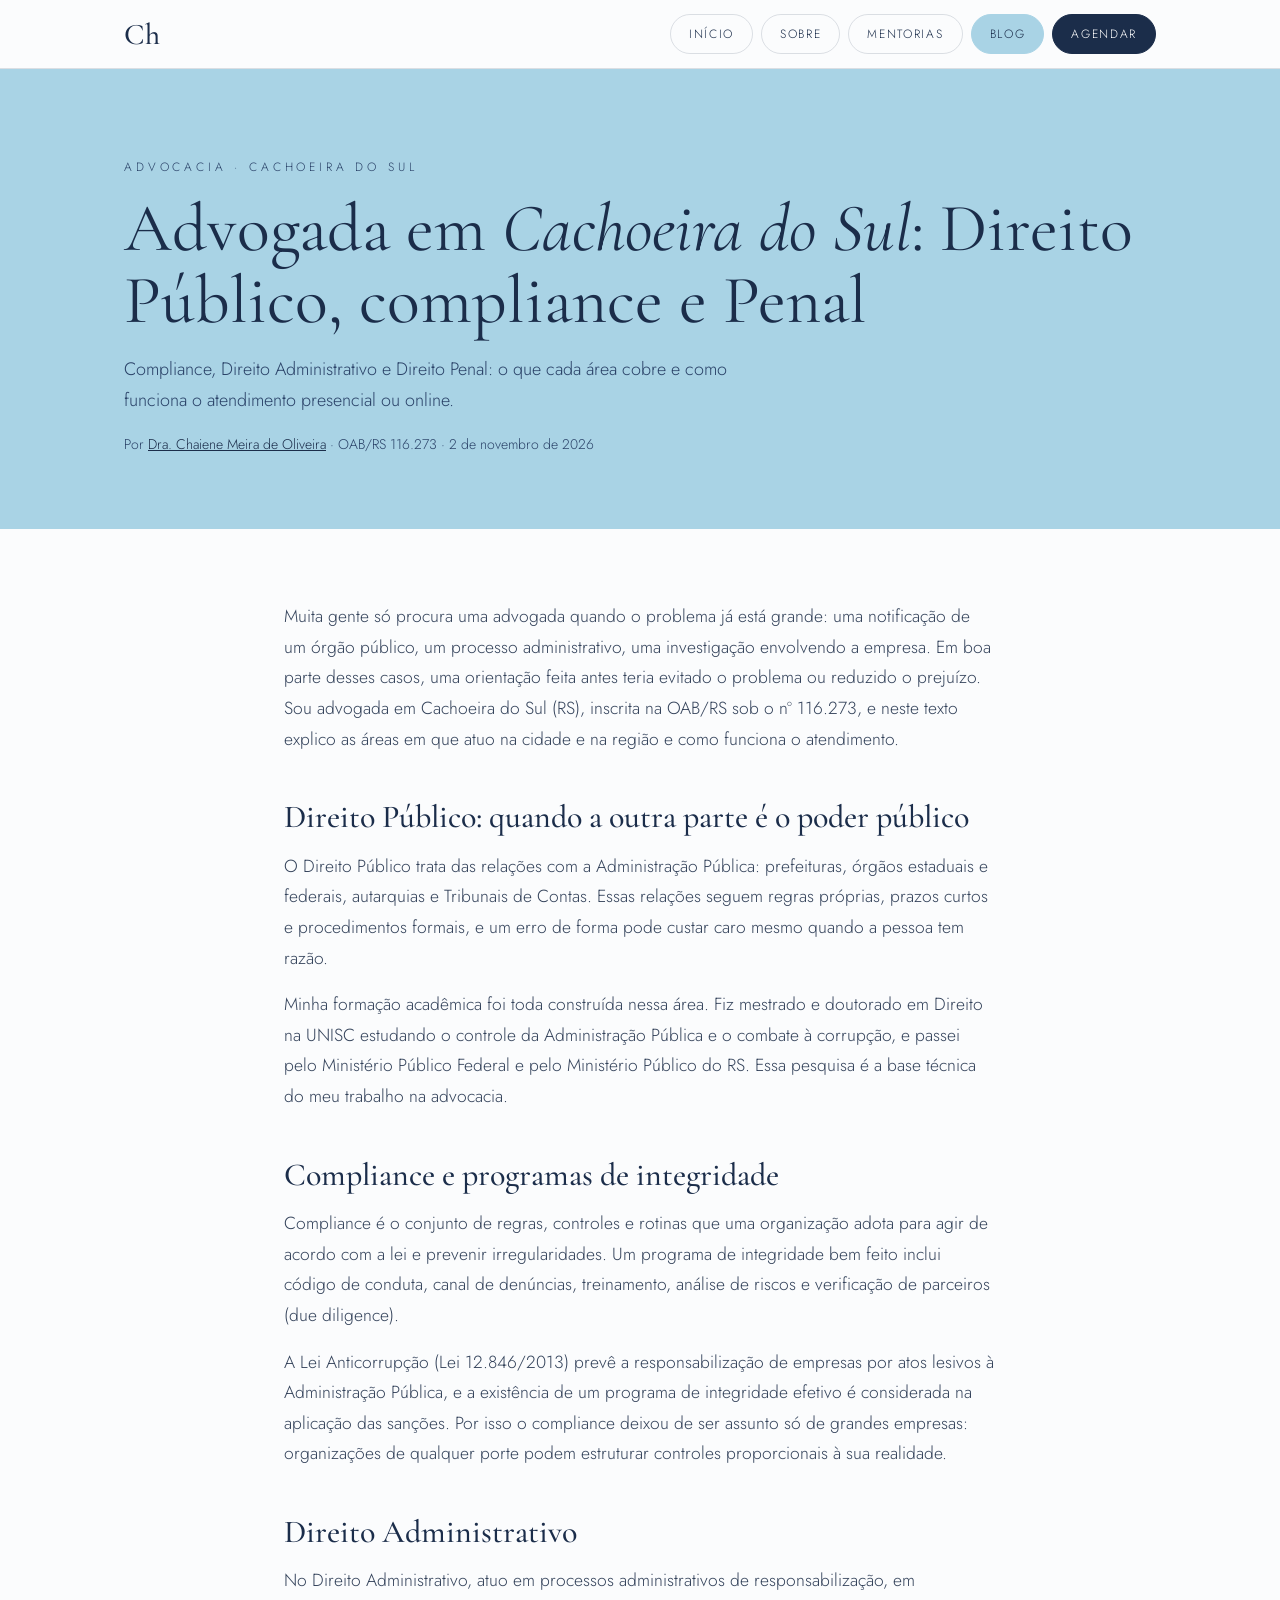
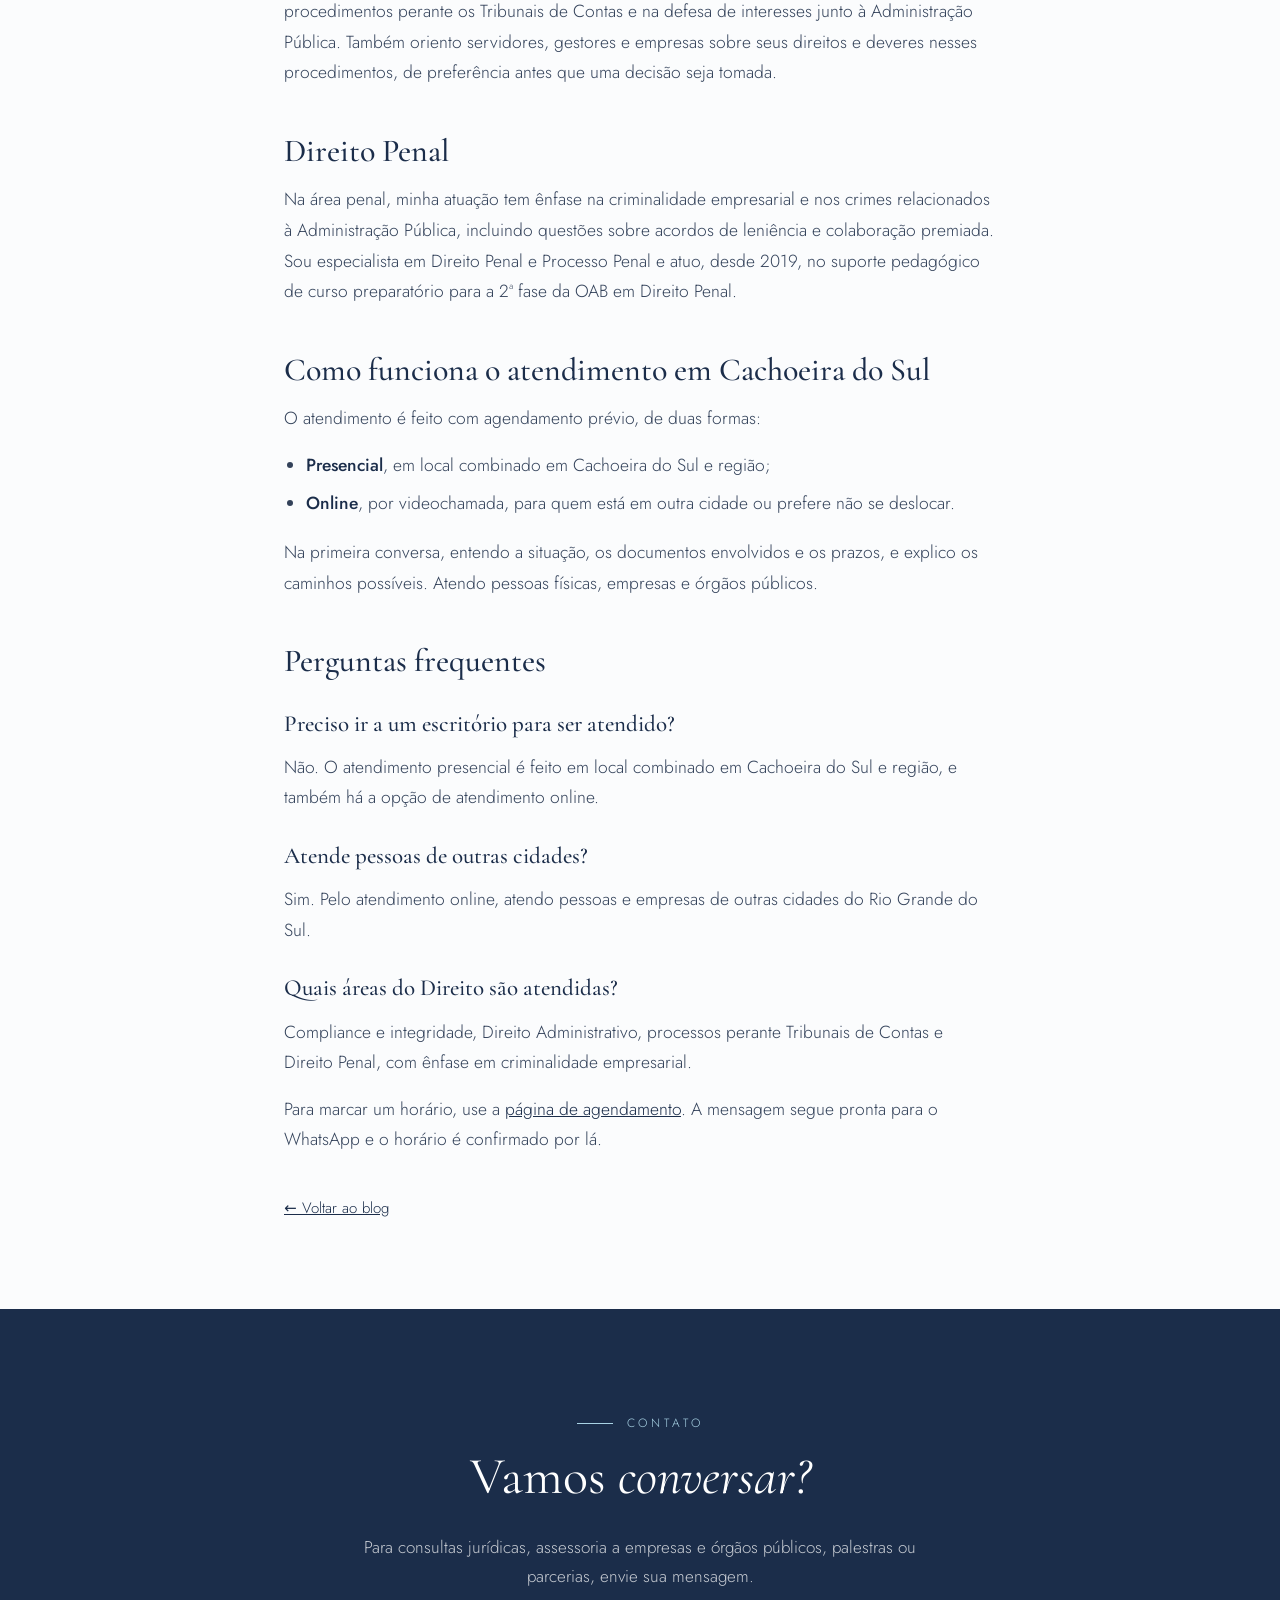
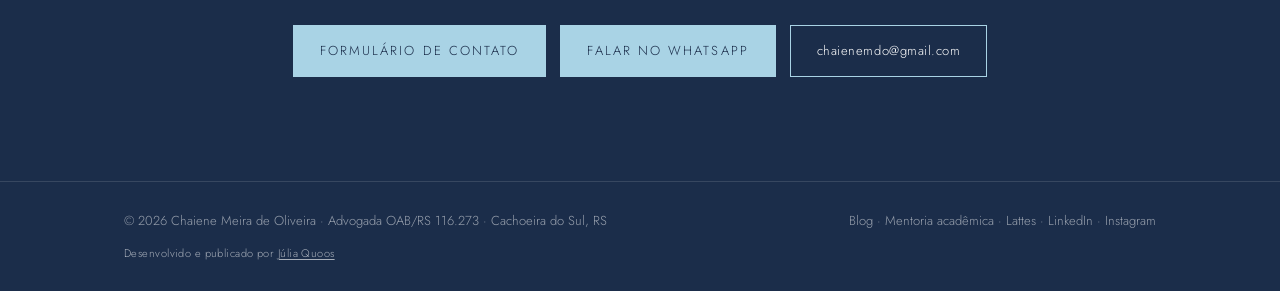
<file: blog/advogada-em-cachoeira-do-sul.html>
<!doctype html>
<html lang="pt-BR">
<head>
<meta charset="utf-8">
<meta name="viewport" content="width=device-width, initial-scale=1">
<title>Advogada em Cachoeira do Sul: Direito Público, compliance e Penal | Dra. Chaiene</title>
<meta name="description" content="Como a advogada Chaiene Meira de Oliveira atua em Cachoeira do Sul (RS): compliance, Direito Administrativo e Direito Penal, com atendimento presencial em local combinado ou online.">
<link rel="canonical" href="https://chaiene.com/blog/advogada-em-cachoeira-do-sul">
<meta name="author" content="Chaiene Meira de Oliveira">
<meta name="robots" content="index, follow">
<meta name="theme-color" content="#A9D3E5">
<link rel="icon" href="/favicon.svg" type="image/svg+xml">
<link rel="apple-touch-icon" href="/apple-touch-icon.png">
<meta property="og:type" content="article">
<meta property="og:locale" content="pt_BR">
<meta property="og:site_name" content="Chaiene Meira de Oliveira">
<meta property="og:title" content="Advogada em Cachoeira do Sul: Direito Público, compliance e Penal | Dra. Chaiene">
<meta property="og:description" content="Como a advogada Chaiene Meira de Oliveira atua em Cachoeira do Sul (RS): compliance, Direito Administrativo e Direito Penal, com atendimento presencial em local combinado ou online.">
<meta property="og:url" content="https://chaiene.com/blog/advogada-em-cachoeira-do-sul">
<meta property="og:image" content="https://chaiene.com/og-image.jpg">
<meta property="og:image:width" content="1200">
<meta property="og:image:height" content="630">
<meta property="og:image:alt" content="Chaiene Meira de Oliveira, advogada e Doutora em Direito">
<meta name="twitter:card" content="summary_large_image">
<script type="application/ld+json">{"@context": "https://schema.org", "@graph": [{"@type": "BlogPosting", "headline": "Advogada em Cachoeira do Sul: Direito Público, compliance e Penal", "description": "Como a advogada Chaiene Meira de Oliveira atua em Cachoeira do Sul (RS): compliance, Direito Administrativo e Direito Penal, com atendimento presencial em local combinado ou online.", "url": "https://chaiene.com/blog/advogada-em-cachoeira-do-sul", "mainEntityOfPage": "https://chaiene.com/blog/advogada-em-cachoeira-do-sul", "inLanguage": "pt-BR", "datePublished": "2026-11-02", "dateModified": "2026-11-02", "image": "https://chaiene.com/og-image.jpg", "author": {"@type": "Person", "@id": "https://chaiene.com/#chaiene", "name": "Chaiene Meira de Oliveira", "url": "https://chaiene.com/sobre"}, "publisher": {"@type": "Person", "@id": "https://chaiene.com/#chaiene", "name": "Chaiene Meira de Oliveira"}}, {"@type": "BreadcrumbList", "itemListElement": [{"@type": "ListItem", "position": 1, "name": "Início", "item": "https://chaiene.com/"}, {"@type": "ListItem", "position": 2, "name": "Blog", "item": "https://chaiene.com/blog/"}, {"@type": "ListItem", "position": 3, "name": "Advogada em Cachoeira do Sul", "item": "https://chaiene.com/blog/advogada-em-cachoeira-do-sul"}]}]}</script>
<link rel="preconnect" href="https://fonts.googleapis.com">
<link rel="preconnect" href="https://fonts.gstatic.com" crossorigin>
<link href="https://fonts.googleapis.com/css2?family=Cormorant+Garamond:ital,wght@0,400;0,500;0,600;1,400&family=Jost:wght@300;400;500&display=swap" rel="stylesheet">
<link rel="stylesheet" href="/style.css">
</head>
<body>

<nav>
  <div class="wrap">
    <a href="/" class="mono">Ch</a>
    <ul class="navbtns">
      <li><a href="/" class="nb">Início</a></li>
      <li><a href="/sobre" class="nb">Sobre</a></li>
      <li><a href="/mentorias" class="nb">Mentorias</a></li>
      <li class="d-only"><a href="/blog/" class="nb on">Blog</a></li>
      <li><a href="/agendamento" class="nb nbcta">Agendar</a></li>
    </ul>
  </div>
</nav>

<header class="page-hero">
  <div class="wrap">
    <div class="eyebrow">Advocacia · Cachoeira do Sul</div>
    <h1>Advogada em <em>Cachoeira do Sul</em>: Direito Público, compliance e Penal</h1>
    <p>Compliance, Direito Administrativo e Direito Penal: o que cada área cobre e como funciona o atendimento presencial ou online.</p>
    <p class="byline">Por <a href="/sobre">Dra. Chaiene Meira de Oliveira</a> · OAB/RS 116.273 · 2 de novembro de 2026</p>
  </div>
</header>

<article class="post">
  <div class="wrap">
    <p>Muita gente só procura uma advogada quando o problema já está grande: uma notificação de um órgão público, um processo administrativo, uma investigação envolvendo a empresa. Em boa parte desses casos, uma orientação feita antes teria evitado o problema ou reduzido o prejuízo. Sou advogada em Cachoeira do Sul (RS), inscrita na OAB/RS sob o nº 116.273, e neste texto explico as áreas em que atuo na cidade e na região e como funciona o atendimento.</p>

    <h2>Direito Público: quando a outra parte é o poder público</h2>
    <p>O Direito Público trata das relações com a Administração Pública: prefeituras, órgãos estaduais e federais, autarquias e Tribunais de Contas. Essas relações seguem regras próprias, prazos curtos e procedimentos formais, e um erro de forma pode custar caro mesmo quando a pessoa tem razão.</p>
    <p>Minha formação acadêmica foi toda construída nessa área. Fiz mestrado e doutorado em Direito na UNISC estudando o controle da Administração Pública e o combate à corrupção, e passei pelo Ministério Público Federal e pelo Ministério Público do RS. Essa pesquisa é a base técnica do meu trabalho na advocacia.</p>

    <h2>Compliance e programas de integridade</h2>
    <p>Compliance é o conjunto de regras, controles e rotinas que uma organização adota para agir de acordo com a lei e prevenir irregularidades. Um programa de integridade bem feito inclui código de conduta, canal de denúncias, treinamento, análise de riscos e verificação de parceiros (due diligence).</p>
    <p>A Lei Anticorrupção (Lei 12.846/2013) prevê a responsabilização de empresas por atos lesivos à Administração Pública, e a existência de um programa de integridade efetivo é considerada na aplicação das sanções. Por isso o compliance deixou de ser assunto só de grandes empresas: organizações de qualquer porte podem estruturar controles proporcionais à sua realidade.</p>

    <h2>Direito Administrativo</h2>
    <p>No Direito Administrativo, atuo em processos administrativos de responsabilização, em procedimentos perante os Tribunais de Contas e na defesa de interesses junto à Administração Pública. Também oriento servidores, gestores e empresas sobre seus direitos e deveres nesses procedimentos, de preferência antes que uma decisão seja tomada.</p>

    <h2>Direito Penal</h2>
    <p>Na área penal, minha atuação tem ênfase na criminalidade empresarial e nos crimes relacionados à Administração Pública, incluindo questões sobre acordos de leniência e colaboração premiada. Sou especialista em Direito Penal e Processo Penal e atuo, desde 2019, no suporte pedagógico de curso preparatório para a 2ª fase da OAB em Direito Penal.</p>

    <h2>Como funciona o atendimento em Cachoeira do Sul</h2>
    <p>O atendimento é feito com agendamento prévio, de duas formas:</p>
    <ul>
      <li><b>Presencial</b>, em local combinado em Cachoeira do Sul e região;</li>
      <li><b>Online</b>, por videochamada, para quem está em outra cidade ou prefere não se deslocar.</li>
    </ul>
    <p>Na primeira conversa, entendo a situação, os documentos envolvidos e os prazos, e explico os caminhos possíveis. Atendo pessoas físicas, empresas e órgãos públicos.</p>
    <h2>Perguntas frequentes</h2>
    <h3>Preciso ir a um escritório para ser atendido?</h3>
    <p>Não. O atendimento presencial é feito em local combinado em Cachoeira do Sul e região, e também há a opção de atendimento online.</p>
    <h3>Atende pessoas de outras cidades?</h3>
    <p>Sim. Pelo atendimento online, atendo pessoas e empresas de outras cidades do Rio Grande do Sul.</p>
    <h3>Quais áreas do Direito são atendidas?</h3>
    <p>Compliance e integridade, Direito Administrativo, processos perante Tribunais de Contas e Direito Penal, com ênfase em criminalidade empresarial.</p>

    <p>Para marcar um horário, use a <a href="/agendamento">página de agendamento</a>. A mensagem segue pronta para o WhatsApp e o horário é confirmado por lá.</p>

    <p class="back"><a href="/blog/">← Voltar ao blog</a></p>
  </div>
</article>

<section id="contato" class="contact">
  <div class="wrap">
    <div class="label">Contato</div>
    <h2>Vamos <em>conversar?</em></h2>
    <p>Para consultas jurídicas, assessoria a empresas e órgãos públicos, palestras ou parcerias, envie sua mensagem.</p>
    <div class="cta" style="justify-content:center;margin-top:0">
      <a class="btn" href="https://docs.google.com/forms/d/1wduNCY96DFmfArESsR3C0-4SVxEBcSkbupPQQhRrJUU/viewform" target="_blank" rel="noopener">Formulário de contato</a>
      <a class="btn" href="https://wa.me/5551982647557?text=Ol%C3%A1%2C%20Dra.%20Chaiene%21%20Vim%20pelo%20site%20e%20gostaria%20de%20conversar." target="_blank" rel="noopener">Falar no WhatsApp</a>
      <a class="btn out" href="mailto:chaienemdo@gmail.com">chaienemdo@gmail.com</a>
    </div>
  </div>
</section>

<footer>
  <div class="wrap">
    <span>© 2026 Chaiene Meira de Oliveira · Advogada OAB/RS 116.273 · Cachoeira do Sul, RS</span>
    <span>
      <a href="/blog/">Blog</a> ·
      <a href="/mentorias">Mentoria acadêmica</a> ·
      <a href="http://lattes.cnpq.br/9865143495790215" target="_blank" rel="noopener">Lattes</a> ·
      <a href="https://br.linkedin.com/in/chaiene-meira-de-oliveira-b3057413a" target="_blank" rel="noopener">LinkedIn</a> ·
      <a href="https://www.instagram.com/chaienemdo/" target="_blank" rel="noopener">Instagram</a>
    </span>
    <small class="credit">Desenvolvido e publicado por <a href="https://ohtopico.com.br/" target="_blank" rel="noopener">Júlia Quoos</a></small>
  </div>
</footer>

</body>
</html>
</file>
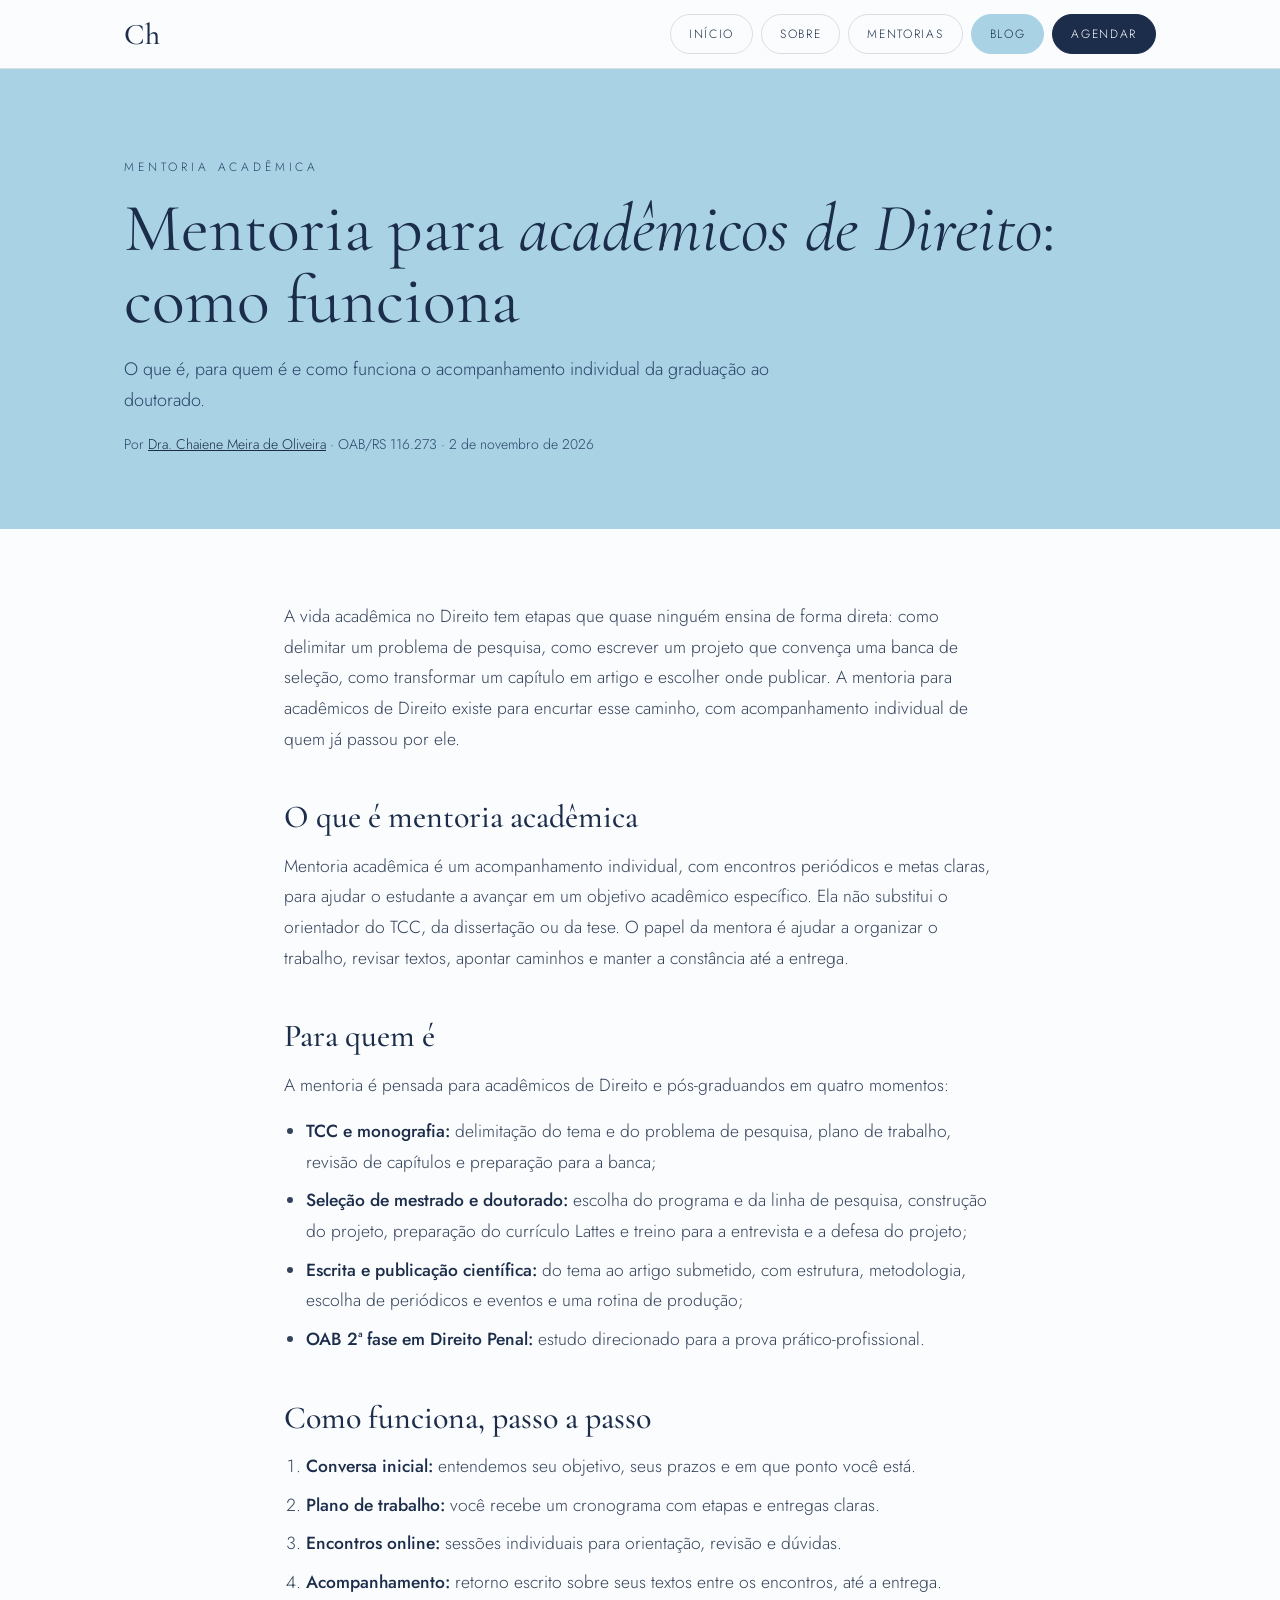
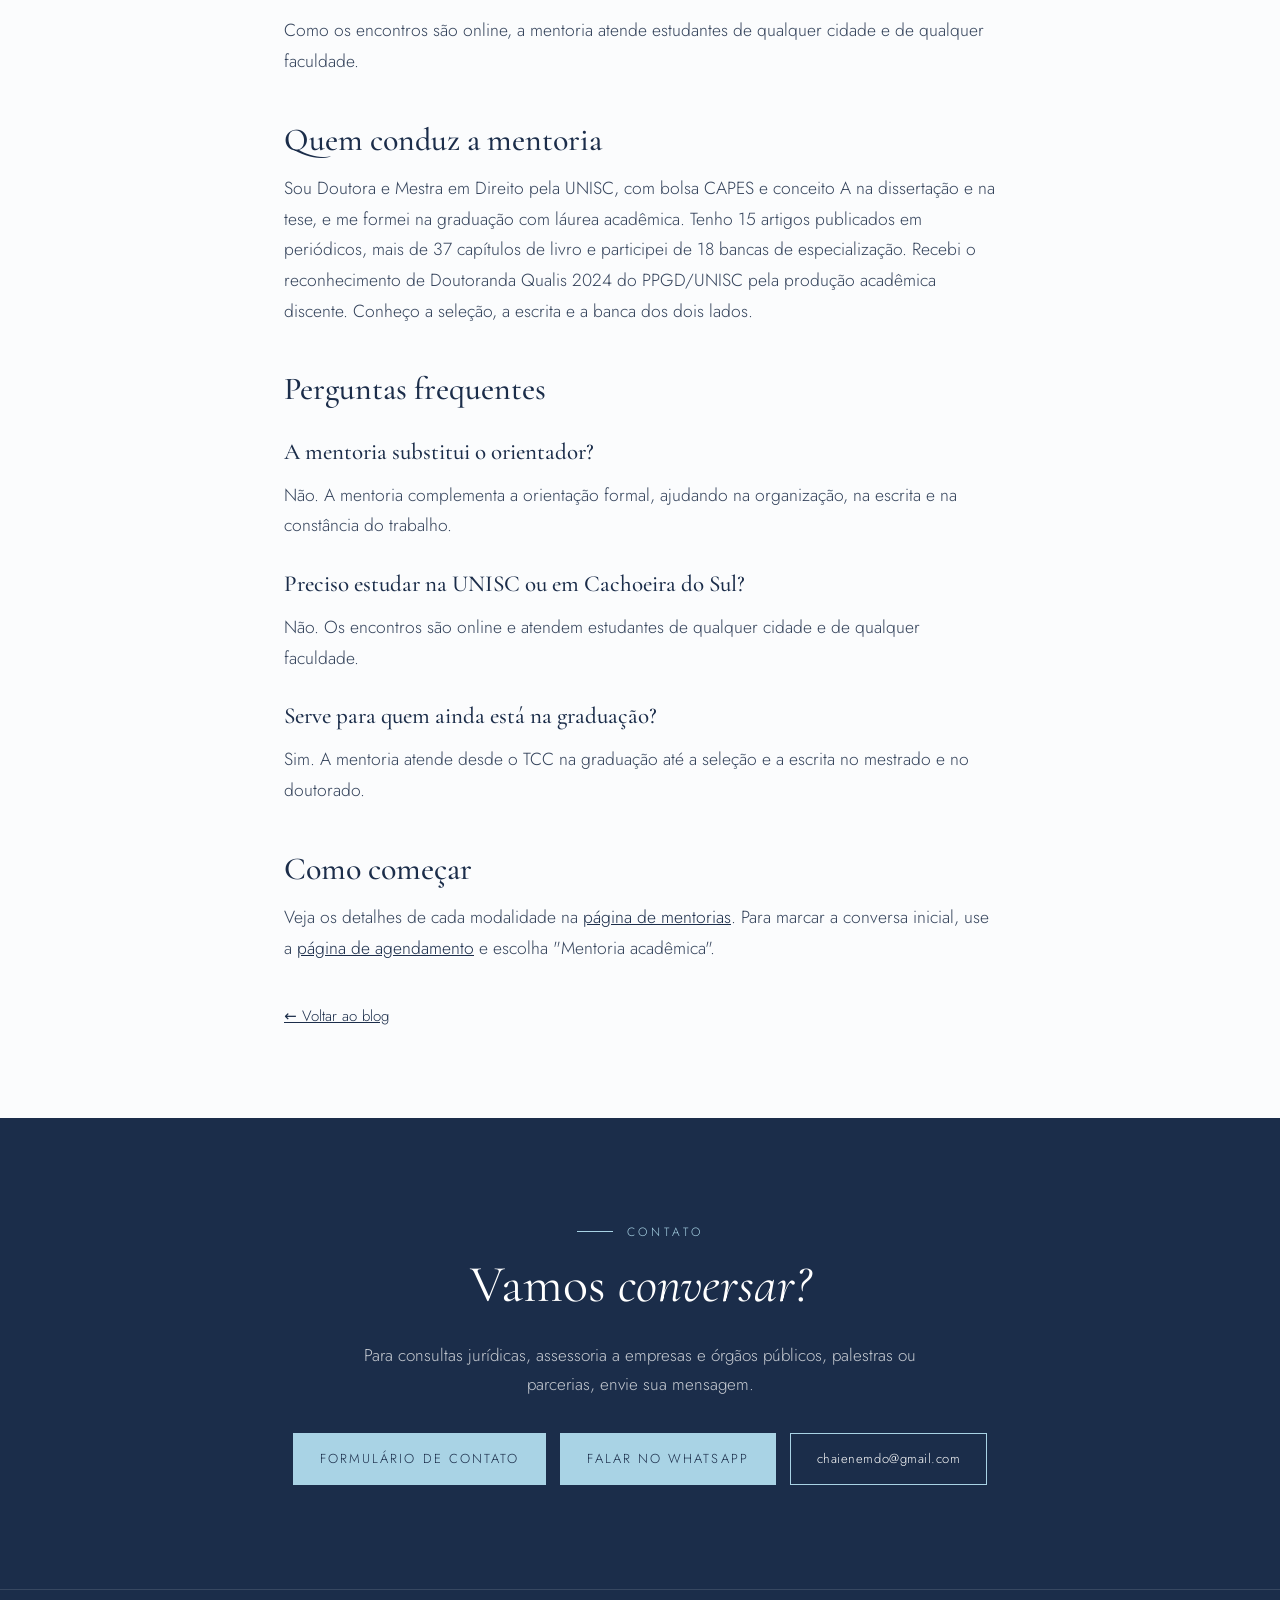
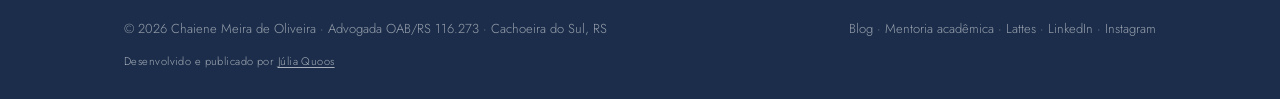
<file: blog/mentoria-academica-direito.html>
<!doctype html>
<html lang="pt-BR">
<head>
<meta charset="utf-8">
<meta name="viewport" content="width=device-width, initial-scale=1">
<title>Mentoria para acadêmicos de Direito: como funciona a mentoria acadêmica | Dra. Chaiene</title>
<meta name="description" content="Como funciona a mentoria acadêmica para acadêmicos de Direito e pós-graduandos: TCC, seleção de mestrado e doutorado, publicação científica e OAB 2ª fase Penal.">
<link rel="canonical" href="https://chaiene.com/blog/mentoria-academica-direito">
<meta name="author" content="Chaiene Meira de Oliveira">
<meta name="robots" content="index, follow">
<meta name="theme-color" content="#A9D3E5">
<link rel="icon" href="/favicon.svg" type="image/svg+xml">
<link rel="apple-touch-icon" href="/apple-touch-icon.png">
<meta property="og:type" content="article">
<meta property="og:locale" content="pt_BR">
<meta property="og:site_name" content="Chaiene Meira de Oliveira">
<meta property="og:title" content="Mentoria para acadêmicos de Direito: como funciona a mentoria acadêmica | Dra. Chaiene">
<meta property="og:description" content="Como funciona a mentoria acadêmica para acadêmicos de Direito e pós-graduandos: TCC, seleção de mestrado e doutorado, publicação científica e OAB 2ª fase Penal.">
<meta property="og:url" content="https://chaiene.com/blog/mentoria-academica-direito">
<meta property="og:image" content="https://chaiene.com/og-image.jpg">
<meta property="og:image:width" content="1200">
<meta property="og:image:height" content="630">
<meta property="og:image:alt" content="Chaiene Meira de Oliveira, advogada e Doutora em Direito">
<meta name="twitter:card" content="summary_large_image">
<script type="application/ld+json">{"@context": "https://schema.org", "@graph": [{"@type": "BlogPosting", "headline": "Mentoria acadêmica para estudantes de Direito", "description": "Como funciona a mentoria acadêmica para acadêmicos de Direito e pós-graduandos: TCC, seleção de mestrado e doutorado, publicação científica e OAB 2ª fase Penal.", "url": "https://chaiene.com/blog/mentoria-academica-direito", "mainEntityOfPage": "https://chaiene.com/blog/mentoria-academica-direito", "inLanguage": "pt-BR", "datePublished": "2026-11-02", "dateModified": "2026-11-02", "image": "https://chaiene.com/og-image.jpg", "author": {"@type": "Person", "@id": "https://chaiene.com/#chaiene", "name": "Chaiene Meira de Oliveira", "url": "https://chaiene.com/sobre"}, "publisher": {"@type": "Person", "@id": "https://chaiene.com/#chaiene", "name": "Chaiene Meira de Oliveira"}}, {"@type": "BreadcrumbList", "itemListElement": [{"@type": "ListItem", "position": 1, "name": "Início", "item": "https://chaiene.com/"}, {"@type": "ListItem", "position": 2, "name": "Blog", "item": "https://chaiene.com/blog/"}, {"@type": "ListItem", "position": 3, "name": "Mentoria acadêmica para estudantes de Direito", "item": "https://chaiene.com/blog/mentoria-academica-direito"}]}]}</script>
<link rel="preconnect" href="https://fonts.googleapis.com">
<link rel="preconnect" href="https://fonts.gstatic.com" crossorigin>
<link href="https://fonts.googleapis.com/css2?family=Cormorant+Garamond:ital,wght@0,400;0,500;0,600;1,400&family=Jost:wght@300;400;500&display=swap" rel="stylesheet">
<link rel="stylesheet" href="/style.css">
</head>
<body>

<nav>
  <div class="wrap">
    <a href="/" class="mono">Ch</a>
    <ul class="navbtns">
      <li><a href="/" class="nb">Início</a></li>
      <li><a href="/sobre" class="nb">Sobre</a></li>
      <li><a href="/mentorias" class="nb">Mentorias</a></li>
      <li class="d-only"><a href="/blog/" class="nb on">Blog</a></li>
      <li><a href="/agendamento" class="nb nbcta">Agendar</a></li>
    </ul>
  </div>
</nav>

<header class="page-hero">
  <div class="wrap">
    <div class="eyebrow">Mentoria acadêmica</div>
    <h1>Mentoria para <em>acadêmicos de Direito</em>: como funciona</h1>
    <p>O que é, para quem é e como funciona o acompanhamento individual da graduação ao doutorado.</p>
    <p class="byline">Por <a href="/sobre">Dra. Chaiene Meira de Oliveira</a> · OAB/RS 116.273 · 2 de novembro de 2026</p>
  </div>
</header>

<article class="post">
  <div class="wrap">
    <p>A vida acadêmica no Direito tem etapas que quase ninguém ensina de forma direta: como delimitar um problema de pesquisa, como escrever um projeto que convença uma banca de seleção, como transformar um capítulo em artigo e escolher onde publicar. A mentoria para acadêmicos de Direito existe para encurtar esse caminho, com acompanhamento individual de quem já passou por ele.</p>

    <h2>O que é mentoria acadêmica</h2>
    <p>Mentoria acadêmica é um acompanhamento individual, com encontros periódicos e metas claras, para ajudar o estudante a avançar em um objetivo acadêmico específico. Ela não substitui o orientador do TCC, da dissertação ou da tese. O papel da mentora é ajudar a organizar o trabalho, revisar textos, apontar caminhos e manter a constância até a entrega.</p>

    <h2>Para quem é</h2>
    <p>A mentoria é pensada para acadêmicos de Direito e pós-graduandos em quatro momentos:</p>
    <ul>
      <li><b>TCC e monografia:</b> delimitação do tema e do problema de pesquisa, plano de trabalho, revisão de capítulos e preparação para a banca;</li>
      <li><b>Seleção de mestrado e doutorado:</b> escolha do programa e da linha de pesquisa, construção do projeto, preparação do currículo Lattes e treino para a entrevista e a defesa do projeto;</li>
      <li><b>Escrita e publicação científica:</b> do tema ao artigo submetido, com estrutura, metodologia, escolha de periódicos e eventos e uma rotina de produção;</li>
      <li><b>OAB 2ª fase em Direito Penal:</b> estudo direcionado para a prova prático-profissional.</li>
    </ul>

    <h2>Como funciona, passo a passo</h2>
    <ol>
      <li><b>Conversa inicial:</b> entendemos seu objetivo, seus prazos e em que ponto você está.</li>
      <li><b>Plano de trabalho:</b> você recebe um cronograma com etapas e entregas claras.</li>
      <li><b>Encontros online:</b> sessões individuais para orientação, revisão e dúvidas.</li>
      <li><b>Acompanhamento:</b> retorno escrito sobre seus textos entre os encontros, até a entrega.</li>
    </ol>
    <p>Como os encontros são online, a mentoria atende estudantes de qualquer cidade e de qualquer faculdade.</p>

    <h2>Quem conduz a mentoria</h2>
    <p>Sou Doutora e Mestra em Direito pela UNISC, com bolsa CAPES e conceito A na dissertação e na tese, e me formei na graduação com láurea acadêmica. Tenho 15 artigos publicados em periódicos, mais de 37 capítulos de livro e participei de 18 bancas de especialização. Recebi o reconhecimento de Doutoranda Qualis 2024 do PPGD/UNISC pela produção acadêmica discente. Conheço a seleção, a escrita e a banca dos dois lados.</p>

    <h2>Perguntas frequentes</h2>
    <h3>A mentoria substitui o orientador?</h3>
    <p>Não. A mentoria complementa a orientação formal, ajudando na organização, na escrita e na constância do trabalho.</p>
    <h3>Preciso estudar na UNISC ou em Cachoeira do Sul?</h3>
    <p>Não. Os encontros são online e atendem estudantes de qualquer cidade e de qualquer faculdade.</p>
    <h3>Serve para quem ainda está na graduação?</h3>
    <p>Sim. A mentoria atende desde o TCC na graduação até a seleção e a escrita no mestrado e no doutorado.</p>

    <h2>Como começar</h2>
    <p>Veja os detalhes de cada modalidade na <a href="/mentorias">página de mentorias</a>. Para marcar a conversa inicial, use a <a href="/agendamento">página de agendamento</a> e escolha "Mentoria acadêmica".</p>

    <p class="back"><a href="/blog/">← Voltar ao blog</a></p>
  </div>
</article>

<section id="contato" class="contact">
  <div class="wrap">
    <div class="label">Contato</div>
    <h2>Vamos <em>conversar?</em></h2>
    <p>Para consultas jurídicas, assessoria a empresas e órgãos públicos, palestras ou parcerias, envie sua mensagem.</p>
    <div class="cta" style="justify-content:center;margin-top:0">
      <a class="btn" href="https://docs.google.com/forms/d/1wduNCY96DFmfArESsR3C0-4SVxEBcSkbupPQQhRrJUU/viewform" target="_blank" rel="noopener">Formulário de contato</a>
      <a class="btn" href="https://wa.me/5551982647557?text=Ol%C3%A1%2C%20Dra.%20Chaiene%21%20Vim%20pelo%20site%20e%20gostaria%20de%20conversar." target="_blank" rel="noopener">Falar no WhatsApp</a>
      <a class="btn out" href="mailto:chaienemdo@gmail.com">chaienemdo@gmail.com</a>
    </div>
  </div>
</section>

<footer>
  <div class="wrap">
    <span>© 2026 Chaiene Meira de Oliveira · Advogada OAB/RS 116.273 · Cachoeira do Sul, RS</span>
    <span>
      <a href="/blog/">Blog</a> ·
      <a href="/mentorias">Mentoria acadêmica</a> ·
      <a href="http://lattes.cnpq.br/9865143495790215" target="_blank" rel="noopener">Lattes</a> ·
      <a href="https://br.linkedin.com/in/chaiene-meira-de-oliveira-b3057413a" target="_blank" rel="noopener">LinkedIn</a> ·
      <a href="https://www.instagram.com/chaienemdo/" target="_blank" rel="noopener">Instagram</a>
    </span>
    <small class="credit">Desenvolvido e publicado por <a href="https://ohtopico.com.br/" target="_blank" rel="noopener">Júlia Quoos</a></small>
  </div>
</footer>

</body>
</html>
</file>
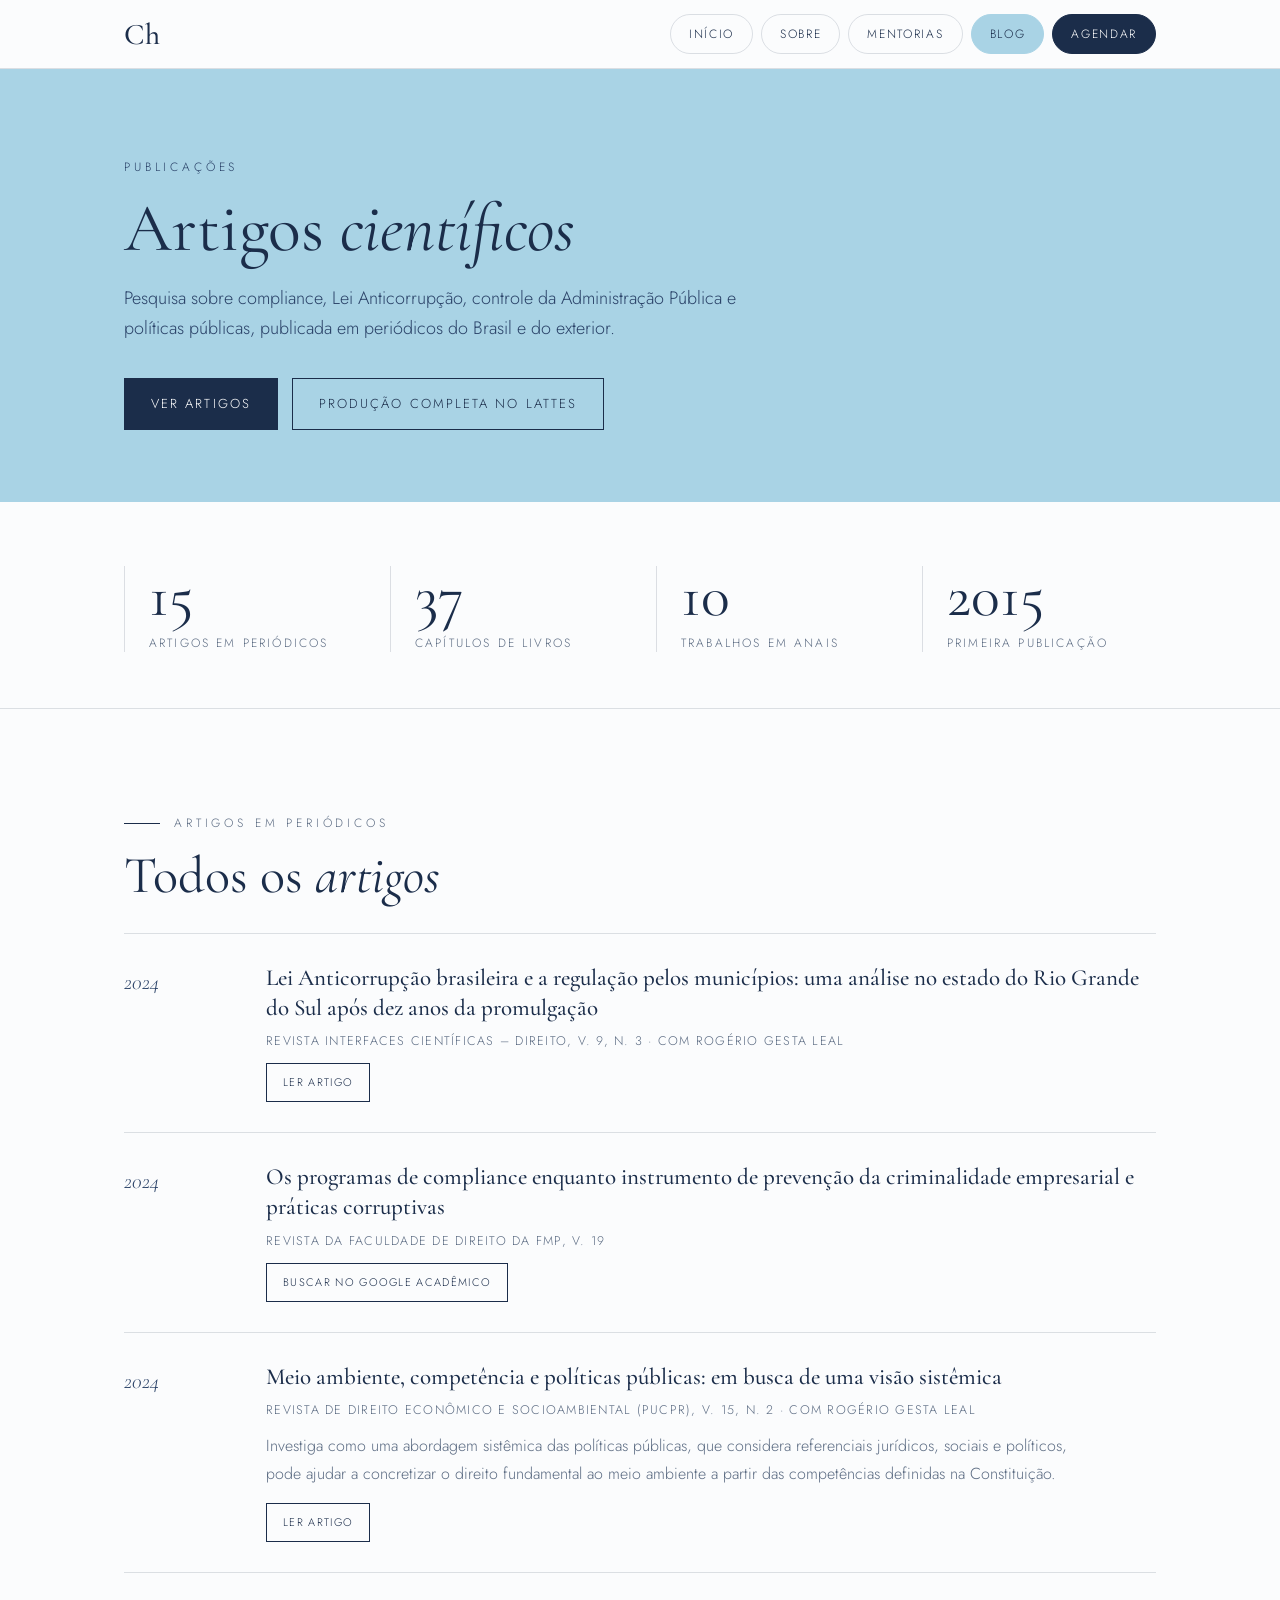
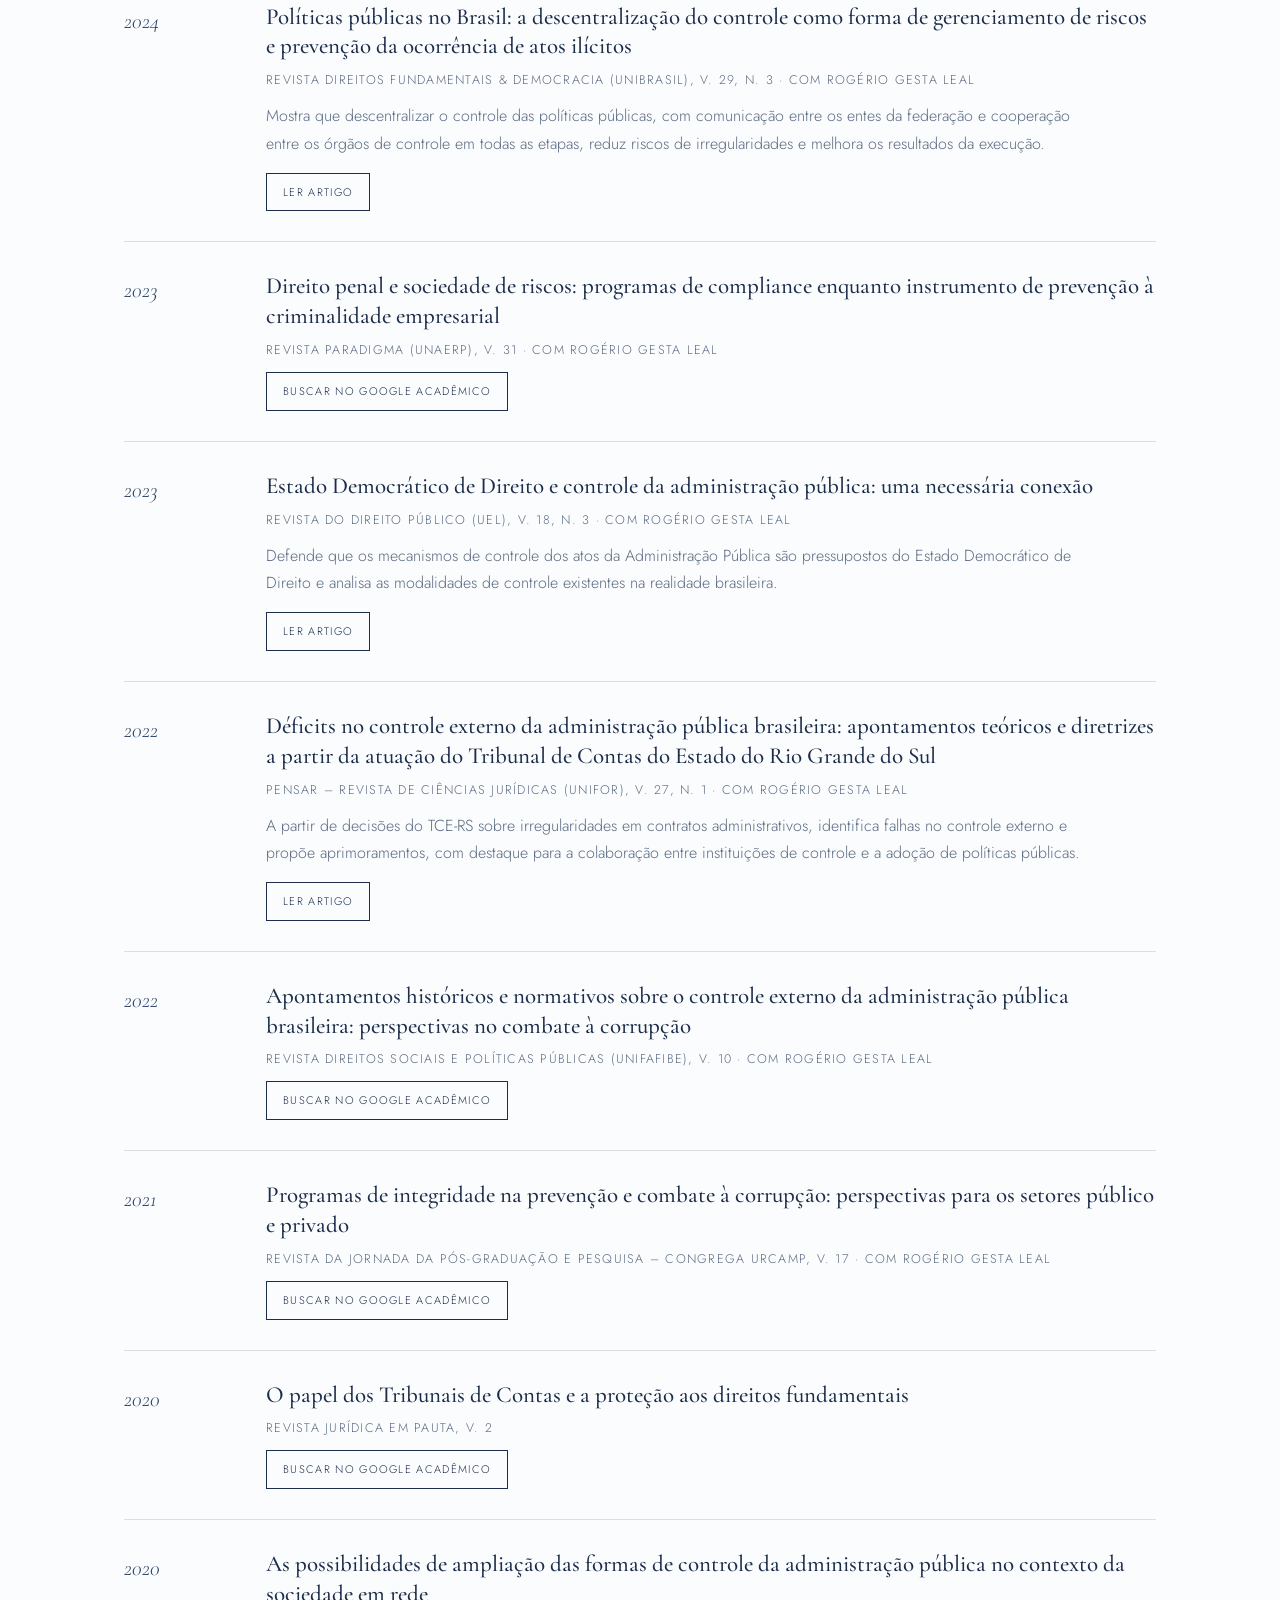
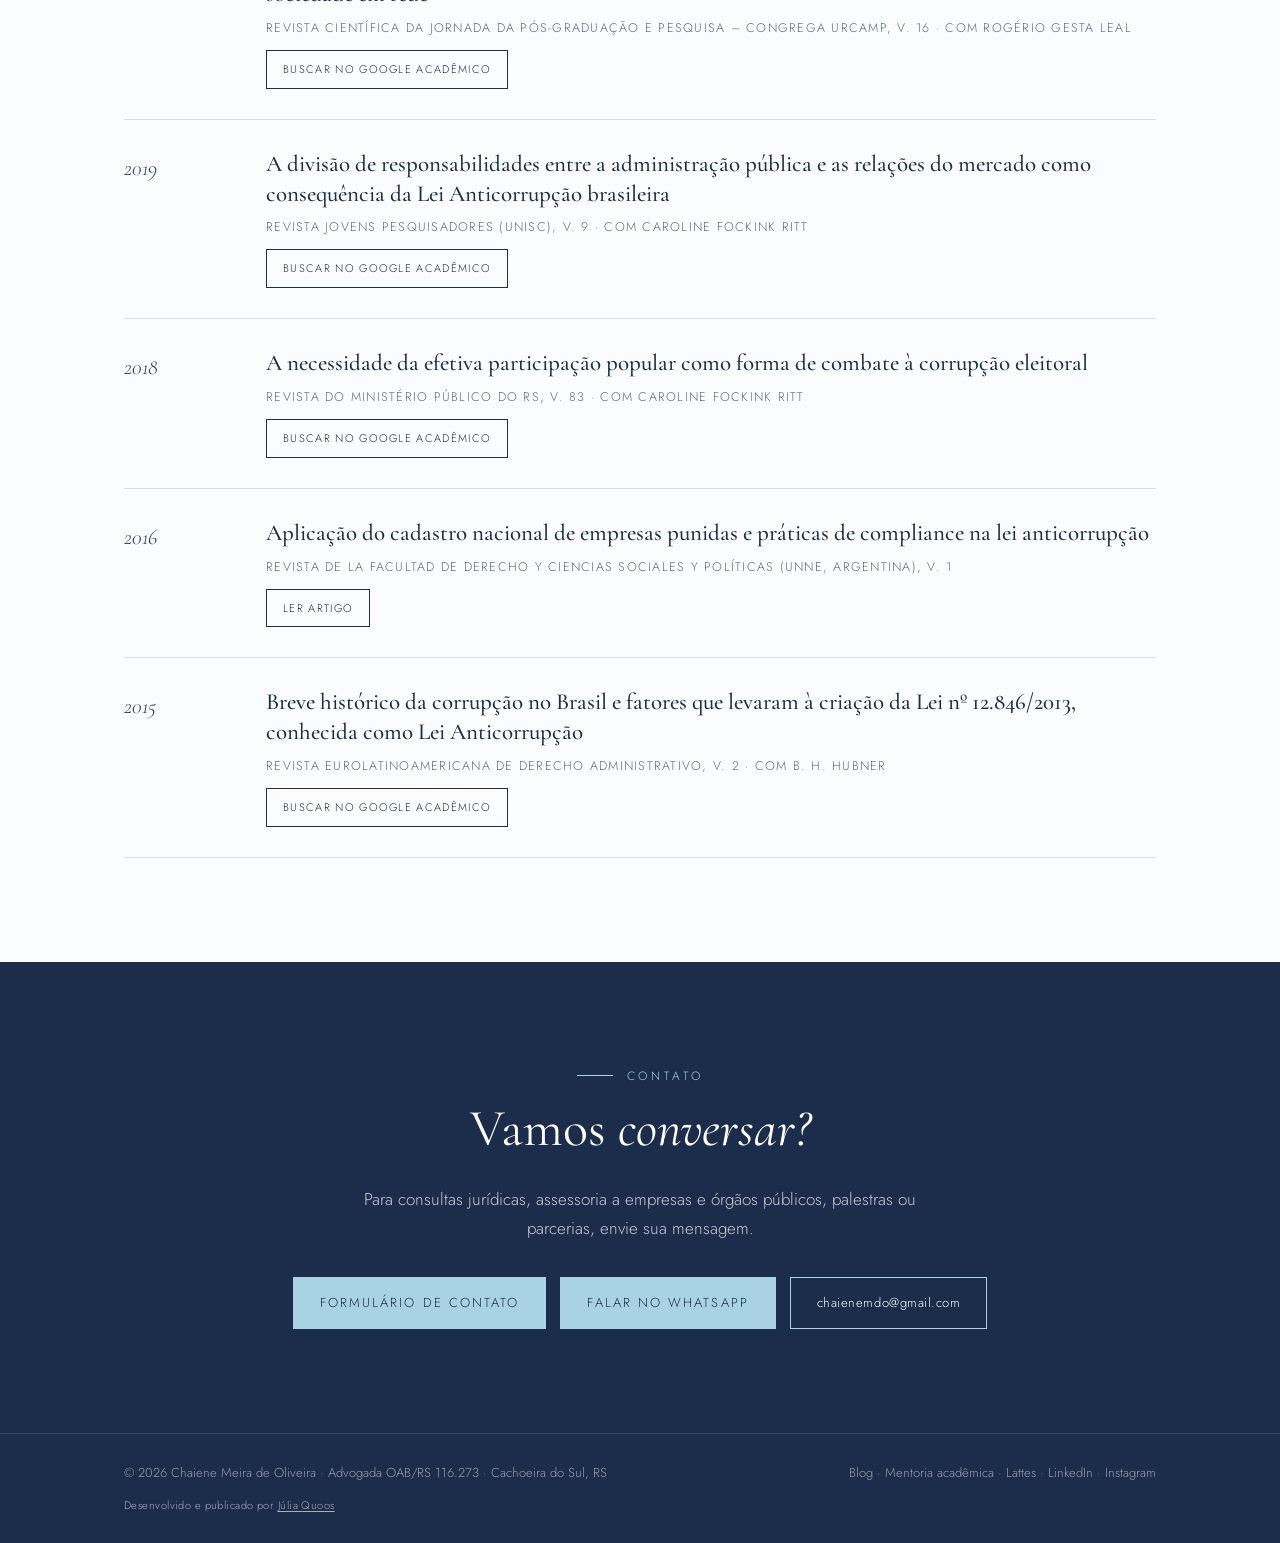
<file: blog/resumos-academicos.html>
<!doctype html>
<html lang="pt-BR">
<head>
<meta charset="utf-8">
<meta name="viewport" content="width=device-width, initial-scale=1">
<title>Resumos de artigos científicos sobre compliance e Administração Pública | Chaiene Meira de Oliveira</title>
<meta name="description" content="Artigos científicos de Chaiene Meira de Oliveira sobre compliance, Lei Anticorrupção, controle da Administração Pública e políticas públicas, com resumos e links.">
<link rel="canonical" href="https://chaiene.com/blog/resumos-academicos">
<meta name="author" content="Chaiene Meira de Oliveira">
<meta name="robots" content="index, follow">
<meta name="theme-color" content="#A9D3E5">
<link rel="icon" href="/favicon.svg" type="image/svg+xml">
<link rel="apple-touch-icon" href="/apple-touch-icon.png">
<meta property="og:type" content="website">
<meta property="og:locale" content="pt_BR">
<meta property="og:site_name" content="Chaiene Meira de Oliveira">
<meta property="og:title" content="Resumos de artigos científicos sobre compliance e Administração Pública | Chaiene Meira de Oliveira">
<meta property="og:description" content="Artigos científicos de Chaiene Meira de Oliveira sobre compliance, Lei Anticorrupção, controle da Administração Pública e políticas públicas, com resumos e links.">
<meta property="og:url" content="https://chaiene.com/blog/resumos-academicos">
<meta property="og:image" content="https://chaiene.com/og-image.jpg">
<meta property="og:image:width" content="1200">
<meta property="og:image:height" content="630">
<meta property="og:image:alt" content="Chaiene Meira de Oliveira, advogada e Doutora em Direito">
<meta name="twitter:card" content="summary_large_image">
<script type="application/ld+json">{"@context": "https://schema.org", "@graph": [{"@type": "CollectionPage", "url": "https://chaiene.com/blog/resumos-academicos", "name": "Resumos de artigos científicos sobre compliance e Administração Pública", "inLanguage": "pt-BR", "author": {"@id": "https://chaiene.com/#chaiene", "@type": "Person", "name": "Chaiene Meira de Oliveira", "url": "https://chaiene.com/"}}, {"@type": "BreadcrumbList", "itemListElement": [{"@type": "ListItem", "position": 1, "name": "Início", "item": "https://chaiene.com/"}, {"@type": "ListItem", "position": 2, "name": "Blog", "item": "https://chaiene.com/blog/"}, {"@type": "ListItem", "position": 3, "name": "Resumos acadêmicos", "item": "https://chaiene.com/blog/resumos-academicos"}]}]}</script>
<link rel="preconnect" href="https://fonts.googleapis.com">
<link rel="preconnect" href="https://fonts.gstatic.com" crossorigin>
<link href="https://fonts.googleapis.com/css2?family=Cormorant+Garamond:ital,wght@0,400;0,500;0,600;1,400&family=Jost:wght@300;400;500&display=swap" rel="stylesheet">
<link rel="stylesheet" href="/style.css">
</head>
<body>

<nav>
  <div class="wrap">
    <a href="/" class="mono">Ch</a>
    <ul class="navbtns">
      <li><a href="/" class="nb">Início</a></li>
      <li><a href="/sobre" class="nb">Sobre</a></li>
      <li><a href="/mentorias" class="nb">Mentorias</a></li>
      <li class="d-only"><a href="/blog/" class="nb on">Blog</a></li>
      <li><a href="/agendamento" class="nb nbcta">Agendar</a></li>
    </ul>
  </div>
</nav>

<header class="page-hero">
  <div class="wrap">
    <div class="eyebrow">Publicações</div>
    <h1>Artigos <em>científicos</em></h1>
    <p>Pesquisa sobre compliance, Lei Anticorrupção, controle da Administração Pública e políticas públicas, publicada em periódicos do Brasil e do exterior.</p>
    <div class="cta">
      <a class="btn solid" href="#artigos">Ver artigos</a>
      <a class="btn ghost" href="http://lattes.cnpq.br/9865143495790215" target="_blank" rel="noopener">Produção completa no Lattes</a>
    </div>
  </div>
</header>

<section class="metrics">
  <div class="wrap">
    <div class="stats">
      <div class="stat"><b>15</b><span>Artigos em periódicos</span></div>
      <div class="stat"><b>37</b><span>Capítulos de livros</span></div>
      <div class="stat"><b>10</b><span>Trabalhos em anais</span></div>
      <div class="stat"><b>2015</b><span>Primeira publicação</span></div>
    </div>
  </div>
</section>

<section id="artigos">
  <div class="wrap">
    <div class="label">Artigos em periódicos</div>
    <h2>Todos os <em>artigos</em></h2>
    <div class="pubs-list">
      <article class="pub">
        <div class="yr">2024</div>
        <div>
          <h3>Lei Anticorrupção brasileira e a regulação pelos municípios: uma análise no estado do Rio Grande do Sul após dez anos da promulgação</h3>
          <div class="org">Revista Interfaces Científicas – Direito, v. 9, n. 3 · com Rogério Gesta Leal</div>
          
          <a class="btn ghost sm" href="https://doi.org/10.17564/2316-381X.2024v9n3p5-17" target="_blank" rel="noopener">Ler artigo</a>
        </div>
      </article>
      <article class="pub">
        <div class="yr">2024</div>
        <div>
          <h3>Os programas de compliance enquanto instrumento de prevenção da criminalidade empresarial e práticas corruptivas</h3>
          <div class="org">Revista da Faculdade de Direito da FMP, v. 19</div>
          
          <a class="btn ghost sm" href="https://scholar.google.com/scholar?q=%22Os%20programas%20de%20compliance%20enquanto%20instrumento%20de%20preven%C3%A7%C3%A3o%20da%20criminalidade%20empresarial%20e%20pr%C3%A1ticas%20corruptivas%22" target="_blank" rel="noopener">Buscar no Google Acadêmico</a>
        </div>
      </article>
      <article class="pub">
        <div class="yr">2024</div>
        <div>
          <h3>Meio ambiente, competência e políticas públicas: em busca de uma visão sistêmica</h3>
          <div class="org">Revista de Direito Econômico e Socioambiental (PUCPR), v. 15, n. 2 · com Rogério Gesta Leal</div>
          <p>Investiga como uma abordagem sistêmica das políticas públicas, que considera referenciais jurídicos, sociais e políticos, pode ajudar a concretizar o direito fundamental ao meio ambiente a partir das competências definidas na Constituição.</p>
          <a class="btn ghost sm" href="https://doi.org/10.7213/revdireconsoc.v15i2.29202" target="_blank" rel="noopener">Ler artigo</a>
        </div>
      </article>
      <article class="pub">
        <div class="yr">2024</div>
        <div>
          <h3>Políticas públicas no Brasil: a descentralização do controle como forma de gerenciamento de riscos e prevenção da ocorrência de atos ilícitos</h3>
          <div class="org">Revista Direitos Fundamentais &amp; Democracia (UniBrasil), v. 29, n. 3 · com Rogério Gesta Leal</div>
          <p>Mostra que descentralizar o controle das políticas públicas, com comunicação entre os entes da federação e cooperação entre os órgãos de controle em todas as etapas, reduz riscos de irregularidades e melhora os resultados da execução.</p>
          <a class="btn ghost sm" href="https://doi.org/10.25192/ISSN.1982-0496.RDFD.V.29.III.2519" target="_blank" rel="noopener">Ler artigo</a>
        </div>
      </article>
      <article class="pub">
        <div class="yr">2023</div>
        <div>
          <h3>Direito penal e sociedade de riscos: programas de compliance enquanto instrumento de prevenção à criminalidade empresarial</h3>
          <div class="org">Revista Paradigma (UNAERP), v. 31 · com Rogério Gesta Leal</div>
          
          <a class="btn ghost sm" href="https://scholar.google.com/scholar?q=%22Direito%20penal%20e%20sociedade%20de%20riscos%3A%20programas%20de%20compliance%20enquanto%20instrumento%20de%20preven%C3%A7%C3%A3o%20%C3%A0%20criminalidade%20empresarial%22" target="_blank" rel="noopener">Buscar no Google Acadêmico</a>
        </div>
      </article>
      <article class="pub">
        <div class="yr">2023</div>
        <div>
          <h3>Estado Democrático de Direito e controle da administração pública: uma necessária conexão</h3>
          <div class="org">Revista do Direito Público (UEL), v. 18, n. 3 · com Rogério Gesta Leal</div>
          <p>Defende que os mecanismos de controle dos atos da Administração Pública são pressupostos do Estado Democrático de Direito e analisa as modalidades de controle existentes na realidade brasileira.</p>
          <a class="btn ghost sm" href="https://ojs.uel.br/revistas/uel/index.php/direitopub/article/view/39697" target="_blank" rel="noopener">Ler artigo</a>
        </div>
      </article>
      <article class="pub">
        <div class="yr">2022</div>
        <div>
          <h3>Déficits no controle externo da administração pública brasileira: apontamentos teóricos e diretrizes a partir da atuação do Tribunal de Contas do Estado do Rio Grande do Sul</h3>
          <div class="org">Pensar – Revista de Ciências Jurídicas (Unifor), v. 27, n. 1 · com Rogério Gesta Leal</div>
          <p>A partir de decisões do TCE-RS sobre irregularidades em contratos administrativos, identifica falhas no controle externo e propõe aprimoramentos, com destaque para a colaboração entre instituições de controle e a adoção de políticas públicas.</p>
          <a class="btn ghost sm" href="https://doi.org/10.5020/2317-2150.2022.12194" target="_blank" rel="noopener">Ler artigo</a>
        </div>
      </article>
      <article class="pub">
        <div class="yr">2022</div>
        <div>
          <h3>Apontamentos históricos e normativos sobre o controle externo da administração pública brasileira: perspectivas no combate à corrupção</h3>
          <div class="org">Revista Direitos Sociais e Políticas Públicas (Unifafibe), v. 10 · com Rogério Gesta Leal</div>
          
          <a class="btn ghost sm" href="https://scholar.google.com/scholar?q=%22Apontamentos%20hist%C3%B3ricos%20e%20normativos%20sobre%20o%20controle%20externo%20da%20administra%C3%A7%C3%A3o%20p%C3%BAblica%20brasileira%3A%20perspectivas%20no%20combate%20%C3%A0%20corrup%C3%A7%C3%A3o%22" target="_blank" rel="noopener">Buscar no Google Acadêmico</a>
        </div>
      </article>
      <article class="pub">
        <div class="yr">2021</div>
        <div>
          <h3>Programas de integridade na prevenção e combate à corrupção: perspectivas para os setores público e privado</h3>
          <div class="org">Revista da Jornada da Pós-Graduação e Pesquisa – Congrega URCAMP, v. 17 · com Rogério Gesta Leal</div>
          
          <a class="btn ghost sm" href="https://scholar.google.com/scholar?q=%22Programas%20de%20integridade%20na%20preven%C3%A7%C3%A3o%20e%20combate%20%C3%A0%20corrup%C3%A7%C3%A3o%3A%20perspectivas%20para%20os%20setores%20p%C3%BAblico%20e%20privado%22" target="_blank" rel="noopener">Buscar no Google Acadêmico</a>
        </div>
      </article>
      <article class="pub">
        <div class="yr">2020</div>
        <div>
          <h3>O papel dos Tribunais de Contas e a proteção aos direitos fundamentais</h3>
          <div class="org">Revista Jurídica em Pauta, v. 2</div>
          
          <a class="btn ghost sm" href="https://scholar.google.com/scholar?q=%22O%20papel%20dos%20Tribunais%20de%20Contas%20e%20a%20prote%C3%A7%C3%A3o%20aos%20direitos%20fundamentais%22" target="_blank" rel="noopener">Buscar no Google Acadêmico</a>
        </div>
      </article>
      <article class="pub">
        <div class="yr">2020</div>
        <div>
          <h3>As possibilidades de ampliação das formas de controle da administração pública no contexto da sociedade em rede</h3>
          <div class="org">Revista Científica da Jornada da Pós-Graduação e Pesquisa – Congrega URCAMP, v. 16 · com Rogério Gesta Leal</div>
          
          <a class="btn ghost sm" href="https://scholar.google.com/scholar?q=%22As%20possibilidades%20de%20amplia%C3%A7%C3%A3o%20das%20formas%20de%20controle%20da%20administra%C3%A7%C3%A3o%20p%C3%BAblica%20no%20contexto%20da%20sociedade%20em%20rede%22" target="_blank" rel="noopener">Buscar no Google Acadêmico</a>
        </div>
      </article>
      <article class="pub">
        <div class="yr">2019</div>
        <div>
          <h3>A divisão de responsabilidades entre a administração pública e as relações do mercado como consequência da Lei Anticorrupção brasileira</h3>
          <div class="org">Revista Jovens Pesquisadores (UNISC), v. 9 · com Caroline Fockink Ritt</div>
          
          <a class="btn ghost sm" href="https://scholar.google.com/scholar?q=%22A%20divis%C3%A3o%20de%20responsabilidades%20entre%20a%20administra%C3%A7%C3%A3o%20p%C3%BAblica%20e%20as%20rela%C3%A7%C3%B5es%20do%20mercado%20como%20consequ%C3%AAncia%20da%20Lei%20Anticorrup%C3%A7%C3%A3o%20brasileira%22" target="_blank" rel="noopener">Buscar no Google Acadêmico</a>
        </div>
      </article>
      <article class="pub">
        <div class="yr">2018</div>
        <div>
          <h3>A necessidade da efetiva participação popular como forma de combate à corrupção eleitoral</h3>
          <div class="org">Revista do Ministério Público do RS, v. 83 · com Caroline Fockink Ritt</div>
          
          <a class="btn ghost sm" href="https://scholar.google.com/scholar?q=%22A%20necessidade%20da%20efetiva%20participa%C3%A7%C3%A3o%20popular%20como%20forma%20de%20combate%20%C3%A0%20corrup%C3%A7%C3%A3o%20eleitoral%22" target="_blank" rel="noopener">Buscar no Google Acadêmico</a>
        </div>
      </article>
      <article class="pub">
        <div class="yr">2016</div>
        <div>
          <h3>Aplicação do cadastro nacional de empresas punidas e práticas de compliance na lei anticorrupção</h3>
          <div class="org">Revista de la Facultad de Derecho y Ciencias Sociales y Políticas (UNNE, Argentina), v. 1</div>
          
          <a class="btn ghost sm" href="https://revistas.unne.edu.ar/index.php/rfd/article/view/5194/4883" target="_blank" rel="noopener">Ler artigo</a>
        </div>
      </article>
      <article class="pub">
        <div class="yr">2015</div>
        <div>
          <h3>Breve histórico da corrupção no Brasil e fatores que levaram à criação da Lei nº 12.846/2013, conhecida como Lei Anticorrupção</h3>
          <div class="org">Revista Eurolatinoamericana de Derecho Administrativo, v. 2 · com B. H. Hubner</div>
          
          <a class="btn ghost sm" href="https://scholar.google.com/scholar?q=%22Breve%20hist%C3%B3rico%20da%20corrup%C3%A7%C3%A3o%20no%20Brasil%20e%20fatores%20que%20levaram%20%C3%A0%20cria%C3%A7%C3%A3o%20da%20Lei%20n%C2%BA%2012.846/2013%2C%20conhecida%20como%20Lei%20Anticorrup%C3%A7%C3%A3o%22" target="_blank" rel="noopener">Buscar no Google Acadêmico</a>
        </div>
      </article>
    </div>
  </div>
</section>

<section id="contato" class="contact">
  <div class="wrap">
    <div class="label">Contato</div>
    <h2>Vamos <em>conversar?</em></h2>
    <p>Para consultas jurídicas, assessoria a empresas e órgãos públicos, palestras ou parcerias, envie sua mensagem.</p>
    <div class="cta" style="justify-content:center;margin-top:0">
      <a class="btn" href="https://docs.google.com/forms/d/1wduNCY96DFmfArESsR3C0-4SVxEBcSkbupPQQhRrJUU/viewform" target="_blank" rel="noopener">Formulário de contato</a>
      <a class="btn" href="https://wa.me/5551982647557?text=Ol%C3%A1%2C%20Dra.%20Chaiene%21%20Vim%20pelo%20site%20e%20gostaria%20de%20conversar." target="_blank" rel="noopener">Falar no WhatsApp</a>
      <a class="btn out" href="mailto:chaienemdo@gmail.com">chaienemdo@gmail.com</a>
    </div>
  </div>
</section>

<footer>
  <div class="wrap">
    <span>© 2026 Chaiene Meira de Oliveira · Advogada OAB/RS 116.273 · Cachoeira do Sul, RS</span>
    <span>
      <a href="/blog/">Blog</a> ·
      <a href="/mentorias">Mentoria acadêmica</a> ·
      <a href="http://lattes.cnpq.br/9865143495790215" target="_blank" rel="noopener">Lattes</a> ·
      <a href="https://br.linkedin.com/in/chaiene-meira-de-oliveira-b3057413a" target="_blank" rel="noopener">LinkedIn</a> ·
      <a href="https://www.instagram.com/chaienemdo/" target="_blank" rel="noopener">Instagram</a>
    </span>
    <small class="credit">Desenvolvido e publicado por <a href="https://ohtopico.com.br/" target="_blank" rel="noopener">Júlia Quoos</a></small>
  </div>
</footer>

</body>
</html>
</file>
<file: style.css>
:root{
    --sky:#A9D3E5;
    --sky-soft:#DCEEF6;
    --navy:#1B2D4A;
    --navy-2:#2A4268;
    --paper:#FBFCFD;
    --ink:#1B2D4A;
    --muted:#5B6B82;
    --line:rgba(27,45,74,.14);
    --serif:"Cormorant Garamond", Georgia, serif;
    --sans:"Jost", system-ui, sans-serif;
  }
  *{box-sizing:border-box;margin:0;padding:0}
  html{scroll-behavior:smooth}
  body{background:var(--paper);color:var(--ink);font-family:var(--sans);font-weight:300;line-height:1.7;-webkit-font-smoothing:antialiased}
  a{color:inherit}
  .wrap{max-width:1080px;margin:0 auto;padding:0 24px}

  /* NAV */
  nav{position:sticky;top:0;z-index:10;background:rgba(251,252,253,.88);backdrop-filter:blur(10px);border-bottom:1px solid var(--line)}
  nav .wrap{display:flex;align-items:center;justify-content:space-between;height:68px}
  .mono{font-family:var(--serif);font-size:30px;font-weight:500;text-decoration:none;letter-spacing:-.5px}
  nav ul{display:flex;gap:28px;list-style:none}
  nav ul a{text-decoration:none;font-size:13px;letter-spacing:.18em;text-transform:uppercase;color:var(--muted)}
  nav ul a:hover{color:var(--navy)}

  /* HERO */
  .hero{background:var(--sky);position:relative;overflow:hidden}
  .hero .wrap{display:grid;grid-template-columns:1.25fr 1fr;align-items:center;gap:40px;min-height:64vh;padding-top:64px;padding-bottom:64px}
  .eyebrow{font-size:12px;letter-spacing:.32em;text-transform:uppercase;color:var(--navy-2)}
  .hero h1{font-family:var(--serif);font-weight:400;font-size:clamp(44px,7vw,84px);line-height:1.02;margin:18px 0 22px;color:var(--navy)}
  .hero h1 em{font-style:italic;font-weight:400}
  .hero p.lead{font-size:18px;max-width:30em;color:var(--navy-2)}
  .cta{display:flex;flex-wrap:wrap;gap:14px;margin-top:34px}
  .btn{display:inline-flex;align-items:center;gap:10px;padding:14px 26px;border:1px solid var(--navy);text-decoration:none;font-size:13px;letter-spacing:.16em;text-transform:uppercase;transition:.25s}
  .btn.solid{background:var(--navy);color:#fff}
  .btn.solid:hover{background:var(--navy-2)}
  .btn.ghost:hover{background:var(--navy);color:#fff}
  .seal{justify-self:center;display:grid;place-items:center}
  .seal span{font-family:var(--serif);font-size:clamp(140px,22vw,260px);color:#fff;line-height:1;letter-spacing:-6px;font-weight:400}
  .seal svg{position:absolute;inset:0;width:100%;height:100%}
  .seal text{font-family:var(--sans);font-size:9.2px;letter-spacing:.38em;fill:var(--navy-2);text-transform:uppercase}
  /* Para usar a foto: troque <span>Ch</span> por <img src="foto.jpg" alt="Chaiene Meira de Oliveira" style="width:86%;aspect-ratio:1;object-fit:cover;border-radius:50%"> */

  /* SECTIONS */
  section{padding:104px 0}
  .label{font-size:12px;letter-spacing:.32em;text-transform:uppercase;color:var(--muted);display:flex;align-items:center;gap:14px}
  .label::before{content:"";width:36px;height:1px;background:var(--navy)}
  h2{font-family:var(--serif);font-weight:400;font-size:clamp(34px,4.6vw,52px);line-height:1.1;margin:14px 0 28px}
  h2 em{font-style:italic}

  .about{display:grid;grid-template-columns:1fr 1.3fr;gap:64px;align-items:start}
  .about p{font-size:17px;color:var(--muted);margin-bottom:18px}
  .facts{list-style:none;border-top:1px solid var(--line)}
  .facts li{display:flex;justify-content:space-between;gap:20px;padding:18px 0;border-bottom:1px solid var(--line)}
  .facts b{font-family:var(--serif);font-weight:500;font-size:22px}
  .facts small{font-size:12px;letter-spacing:.2em;text-transform:uppercase;color:var(--muted);align-self:center;text-align:right}

  .areas{background:var(--sky-soft)}
  .grid3{display:grid;grid-template-columns:repeat(2,1fr);gap:48px 64px}
  .card{padding:28px 0 0;border-top:1px solid var(--navy)}
  .card .num{font-family:var(--serif);font-style:italic;font-size:20px;color:var(--navy-2)}
  .card h3{font-family:var(--serif);font-weight:500;font-size:28px;margin:14px 0 12px}
  .card p{color:var(--muted);font-size:16px}

  .links{display:grid;grid-template-columns:repeat(2,1fr);column-gap:56px;border-top:1px solid var(--line)}
  .link{display:flex;align-items:center;justify-content:space-between;gap:20px;padding:26px 0;border-bottom:1px solid var(--line);text-decoration:none;transition:.25s}
  .link:hover{border-color:var(--navy)}.link:hover .ic{background:var(--navy)}.link:hover .ic svg{stroke:#fff}
  .link .t{font-family:var(--serif);font-size:28px;font-weight:500;line-height:1.1}
  .link .d{font-size:14px;color:var(--muted);margin-top:6px}
  .link .ic{flex:none;width:44px;height:44px;border-radius:50%;background:var(--sky);display:grid;place-items:center;transition:.25s}
  .link .ic svg{width:22px;height:22px;fill:none;stroke:var(--navy);stroke-width:1.6}

  .contact{background:var(--navy);color:#fff;text-align:center}
  .contact .label{justify-content:center;color:var(--sky)}
  .contact .label::before{background:var(--sky)}
  .contact h2{color:#fff}
  .contact p{color:rgba(255,255,255,.75);max-width:34em;margin:0 auto 34px;font-size:17px}
  .contact .btn{border-color:var(--sky);color:var(--navy);background:var(--sky)}
  .contact .btn:hover{background:#fff;border-color:#fff}
  .contact .btn.out{background:transparent;color:#fff;text-transform:none;letter-spacing:.04em}
  .contact .btn.out:hover{color:var(--navy)}

  footer{background:var(--navy);color:rgba(255,255,255,.55);border-top:1px solid rgba(255,255,255,.12);padding:28px 0;font-size:13px}
  footer .wrap{display:flex;justify-content:space-between;flex-wrap:wrap;gap:12px}
  footer a{text-decoration:none}
  footer a:hover{color:#fff}

  @media (max-width:820px){
    nav ul{display:none}
    .hero .wrap{grid-template-columns:1fr;min-height:auto;text-align:left}
    .seal{display:none}
    .about,.grid3,.links{grid-template-columns:1fr}
    .about{gap:36px}
    section{padding:72px 0}
    .grid3{gap:32px}
  }

  /* SUBPAGES */
  nav ul a.on{color:var(--navy)}
  .page-hero{background:var(--sky);padding:88px 0 72px}
  .page-hero h1{font-family:var(--serif);font-weight:400;font-size:clamp(40px,6vw,68px);line-height:1.05;margin:16px 0 18px;color:var(--navy)}
  .page-hero h1 em{font-style:italic}
  .page-hero p{font-size:18px;max-width:36em;color:var(--navy-2)}
  .tl{list-style:none;border-top:1px solid var(--line)}
  .tl li{display:grid;grid-template-columns:150px 1fr;gap:32px;padding:26px 0;border-bottom:1px solid var(--line)}
  .tl .yr{font-family:var(--serif);font-style:italic;font-size:20px;color:var(--navy-2)}
  .tl h3{font-family:var(--serif);font-weight:500;font-size:24px;line-height:1.25}
  .tl .org{font-size:13px;letter-spacing:.14em;text-transform:uppercase;color:var(--muted);margin:4px 0 8px}
  .tl p{color:var(--muted);font-size:16px}
  .cv-sec{padding:80px 0;border-top:1px solid var(--line)}
  .cv-sec:first-of-type{border-top:0}
  .cv-grid{display:grid;grid-template-columns:260px 1fr;gap:56px}
  .stats{display:grid;grid-template-columns:repeat(4,1fr);gap:32px;margin-top:8px}
  .stat b{display:block;font-family:var(--serif);font-weight:400;font-size:52px;line-height:1;color:var(--navy)}
  .stat span{font-size:12px;letter-spacing:.18em;text-transform:uppercase;color:var(--muted)}
  .pubs{list-style:none}
  .pubs li{padding:18px 0;border-bottom:1px solid var(--line);color:var(--muted);font-size:15.5px}
  .pubs li b{display:block;font-family:var(--serif);font-weight:500;font-size:20px;color:var(--ink);line-height:1.3;margin-bottom:4px}
  .chips{display:flex;flex-wrap:wrap;gap:10px}
  .chips span{border:1px solid var(--line);padding:8px 16px;font-size:14px;color:var(--navy-2);background:#fff}
  .steps{display:grid;grid-template-columns:repeat(4,1fr);gap:40px;counter-reset:st}
  .steps div{border-top:1px solid var(--navy);padding-top:22px}
  .steps div::before{counter-increment:st;content:"0" counter(st);font-family:var(--serif);font-style:italic;font-size:20px;color:var(--navy-2)}
  .steps h3{font-family:var(--serif);font-weight:500;font-size:24px;margin:10px 0 8px}
  .steps p{color:var(--muted);font-size:15.5px}
  .who{display:grid;grid-template-columns:1fr 1fr;gap:12px 48px;list-style:none}
  .who li{padding:14px 0 14px 28px;border-bottom:1px solid var(--line);position:relative;color:var(--ink)}
  .who li::before{content:"";position:absolute;left:0;top:26px;width:14px;height:1px;background:var(--navy)}
  @media (max-width:820px){
    .tl li,.cv-grid{grid-template-columns:1fr;gap:6px}
    .cv-grid{gap:20px}
    .stats{grid-template-columns:repeat(2,1fr)}
    .steps,.who{grid-template-columns:1fr}
    .steps{gap:28px}
    .page-hero{padding:64px 0 48px}
  }
  

  /* NAV BUTTONS */
  nav ul.navbtns{display:flex;gap:8px;list-style:none;align-items:center}
  nav ul.navbtns a.nb{display:inline-block;padding:9px 18px;border:1px solid var(--line);border-radius:999px;font-size:12px;letter-spacing:.14em;text-transform:uppercase;color:var(--navy);text-decoration:none;white-space:nowrap;transition:.2s;background:transparent}
  nav ul.navbtns a.nb:hover{border-color:var(--navy);background:var(--sky-soft)}
  nav ul.navbtns a.nb.on{background:var(--sky);border-color:var(--sky)}
  nav ul.navbtns a.nb.nbcta{background:var(--navy);border-color:var(--navy);color:#fff}
  nav ul.navbtns a.nb.nbcta:hover{background:var(--navy-2)}
  @media (max-width:820px){
    nav .wrap{height:auto;flex-direction:column;align-items:stretch;gap:10px;padding-top:12px;padding-bottom:12px}
    nav ul.navbtns{display:flex;flex-wrap:wrap;gap:6px}
    nav ul.navbtns a.nb{padding:7px 10px;font-size:10.5px;letter-spacing:.06em}
    .mono{font-size:26px}
  }

  .metrics{padding:56px 0;border-bottom:1px solid var(--line)}
  .metrics .stat{border-left:1px solid var(--line);padding-left:24px}
  .metrics .stat b{font-size:clamp(44px,5vw,60px);margin-bottom:8px}
  @media (max-width:820px){.metrics{padding:40px 0}.metrics .stats{row-gap:28px}.metrics .stat{padding-left:16px}}
  .metrics .stat span{display:block;line-height:1.5}
  @media (max-width:820px){
    .cta{flex-direction:column;gap:10px;margin-top:28px}
    .cta .btn{width:100%;justify-content:center;padding:15px 20px;font-size:12px;letter-spacing:.12em}
    .contact .cta{align-items:stretch}
  }
  @media (max-width:820px){
    nav ul.navbtns{flex-wrap:nowrap}
    nav ul.navbtns li{flex:1 1 auto}
    nav ul.navbtns a.nb{display:block;text-align:center}
  }
  /* mobile: logo e botões na mesma linha */
  @media (max-width:820px){
    nav .wrap{flex-direction:row;align-items:center;justify-content:space-between;height:60px;padding-top:0;padding-bottom:0;gap:12px}
    nav ul.navbtns{gap:6px;flex-wrap:nowrap}
    nav ul.navbtns li{flex:0 0 auto}
    nav ul.navbtns li:first-child{display:none}
    nav ul.navbtns a.nb{padding:7px 11px;font-size:10.5px;letter-spacing:.06em}
    .mono{font-size:24px}
  }
  @media (max-width:340px){ nav ul.navbtns a.nb{padding:6px 8px;font-size:9.5px;letter-spacing:.03em} }
  @media (max-width:820px){ .stats>*{min-width:0} .stat span{letter-spacing:.1em;overflow-wrap:anywhere} .stats{column-gap:20px} }

  /* PUBLICAÇÕES */
  .pubs-list{border-top:1px solid var(--line)}
  .pub{display:grid;grid-template-columns:110px 1fr;gap:32px;padding:30px 0;border-bottom:1px solid var(--line)}
  .pub .yr{font-family:var(--serif);font-style:italic;font-size:22px;color:var(--navy-2)}
  .pub h3{font-family:var(--serif);font-weight:500;font-size:23px;line-height:1.3}
  .pub .org{font-size:12.5px;letter-spacing:.1em;text-transform:uppercase;color:var(--muted);margin:8px 0 12px;line-height:1.6}
  .pub p{color:var(--muted);font-size:16px;margin-bottom:16px;max-width:52em}
  .btn.sm{padding:9px 16px;font-size:11px;letter-spacing:.12em}
  @media (max-width:820px){.pub{grid-template-columns:1fr;gap:4px}.pub .btn.sm{width:auto}}
  @media (max-width:820px){ nav ul.navbtns li.d-only{display:none} }

/* FAQ */
.faq{max-width:52em}
.faq details{border-bottom:1px solid var(--line);padding:18px 0}
.faq summary{cursor:pointer;font-weight:500;color:var(--ink);list-style:none;position:relative;padding-right:28px}
.faq summary::-webkit-details-marker{display:none}
.faq summary::after{content:"+";position:absolute;right:0;top:-2px;font-size:20px;color:var(--navy)}
.faq details[open] summary::after{content:"–"}
.faq details p{margin-top:12px;color:var(--muted)}

/* Agendamento */
.agenda{max-width:40em;display:grid;gap:22px}
.agenda label{display:grid;gap:8px;font-size:15px;color:var(--ink);font-weight:500}
.agenda small{font-weight:300;color:var(--muted)}
.agenda input:not([type=radio]):not([type=checkbox]),.agenda textarea{font:inherit;font-weight:300;padding:12px 14px;border:1px solid var(--line);background:#fff;color:var(--ink);width:100%}
.agenda input:focus,.agenda textarea:focus{outline:2px solid var(--navy);outline-offset:1px}
.agenda fieldset{border:0;display:flex;flex-wrap:wrap;gap:10px 22px}
.agenda legend{font-size:15px;font-weight:500;margin-bottom:10px;width:100%}
.agenda .op{display:flex;align-items:center;gap:8px;font-weight:300;cursor:pointer}
.agenda .op input{accent-color:var(--navy);width:16px;height:16px}
.agenda button.btn{cursor:pointer;font:inherit;font-size:13px;letter-spacing:.16em;text-transform:uppercase}
.agenda .err{color:#9b1c1c;font-size:14px}
.agenda .note{color:var(--muted);font-size:14px}

/* Posts do blog */
.page-hero .byline{font-size:14px;margin-top:18px;color:var(--navy-2)}
.page-hero .byline a{color:var(--navy)}
.post{padding:72px 0}
.post .wrap{max-width:760px}
.post h2{font-family:var(--serif);font-weight:500;font-size:32px;line-height:1.2;margin:44px 0 14px;color:var(--ink)}
.post p,.post li{font-size:17.5px;line-height:1.75;color:#33425a}
.post p{margin-bottom:16px}
.post ul,.post ol{margin:0 0 18px 22px}
.post li{margin-bottom:8px}
.post b{color:var(--ink);font-weight:500}
.post a{color:var(--navy)}
.post .back{margin-top:40px;font-size:15px}
.post h3{font-family:var(--serif);font-weight:500;font-size:23px;margin:24px 0 8px;color:var(--ink)}
footer .credit{flex-basis:100%;font-size:11px;letter-spacing:.04em;color:rgba(255,255,255,.62)}
footer .credit a{color:inherit;text-decoration:underline;text-underline-offset:2px}

.portrait{display:block;width:100%;max-width:300px;height:auto;aspect-ratio:1/1;object-fit:cover;border-radius:50%;margin-top:32px;border:6px solid var(--sky)}
@media (max-width:820px){.portrait{max-width:220px;margin-top:24px}}
</file>
